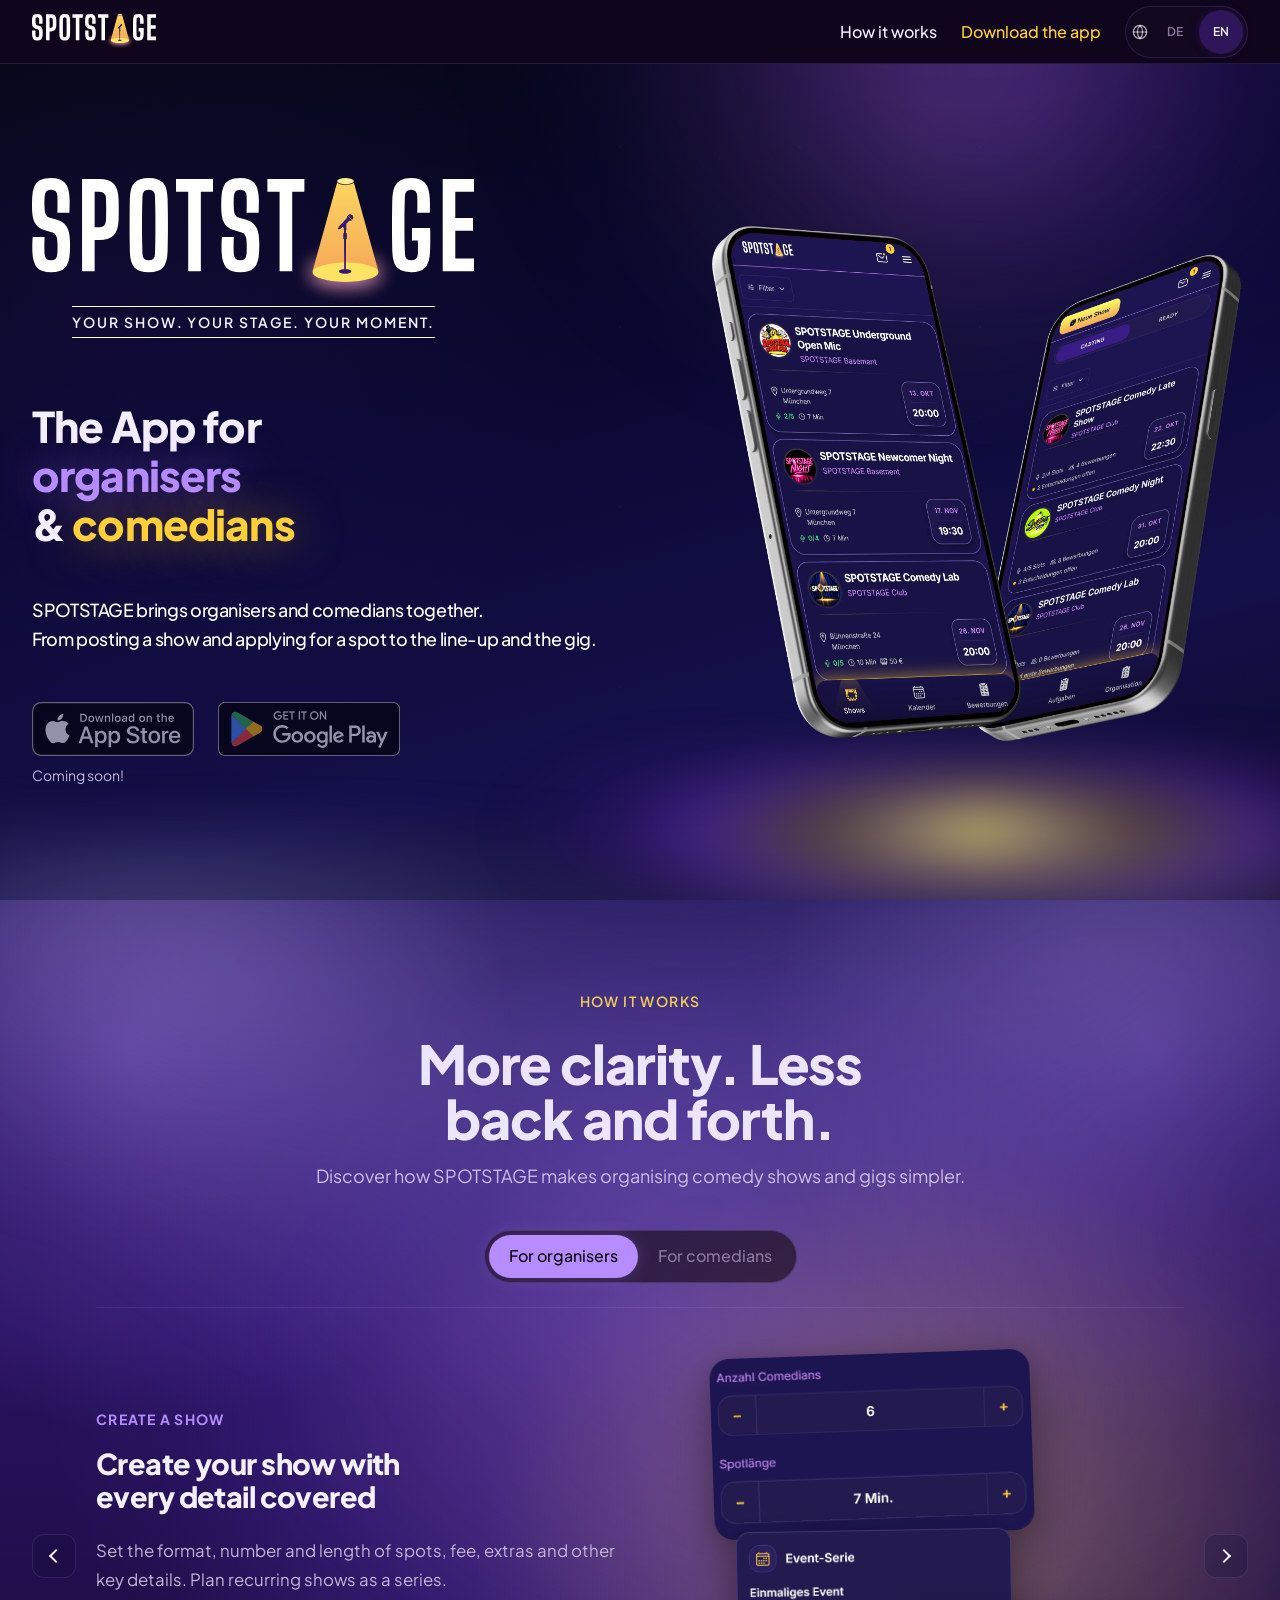
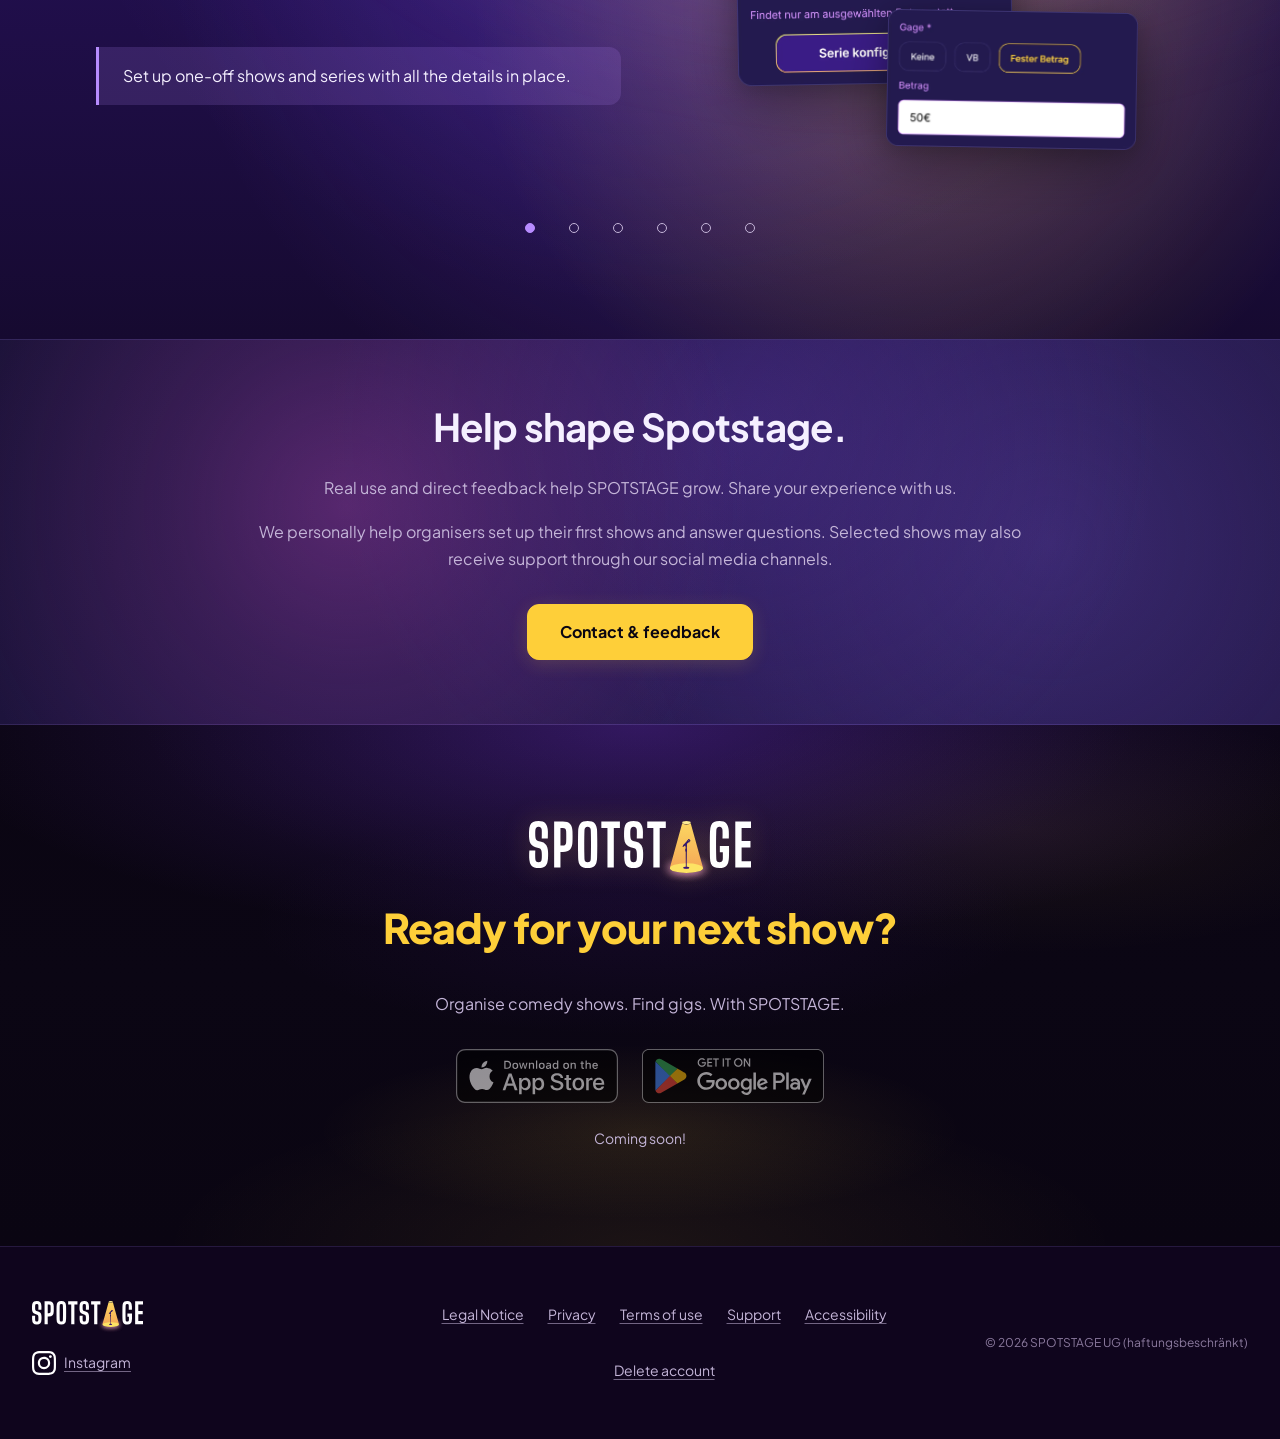
<file: index.html>
<!DOCTYPE html>
<html lang="de">
<head>
  <meta charset="UTF-8">
  <meta name="viewport" content="width=device-width, initial-scale=1.0">
  <link rel="icon" href="images/favicon/favicon.ico" sizes="48x48">
  <link rel="icon" href="images/favicon/favicon.svg" type="image/svg+xml">
  <link rel="icon" href="images/favicon/favicon-96x96.png" type="image/png" sizes="96x96">
  <link rel="apple-touch-icon" href="images/favicon/apple-touch-icon.png">
  <link rel="manifest" href="images/favicon/site.webmanifest">
  <meta name="theme-color" content="#0d0719">
  <meta name="description" content="SPOTSTAGE – die App für Veranstalter und Comedians. Comedy-Shows veröffentlichen, Bewerbungen verwalten und Auftritte im Blick behalten." data-i18n-attr="meta.description:content">
  <title data-i18n="meta.title">SPOTSTAGE – Comedy-Shows organisieren. Auftritte finden.</title>
  <link rel="canonical" href="https://spotstage.app/">
  <meta property="og:type" content="website">
  <meta property="og:url" content="https://spotstage.app/">
  <meta property="og:title" data-i18n-attr="meta.title:content" content="SPOTSTAGE – Comedy-Shows organisieren. Auftritte finden.">
  <meta property="og:description" data-i18n-attr="meta.description:content" content="SPOTSTAGE – die App für Veranstalter und Comedians. Comedy-Shows veröffentlichen, Bewerbungen verwalten und Auftritte im Blick behalten.">
  <script type="application/ld+json">
    {
      "@context": "https://schema.org",
      "@type": "Organization",
      "name": "SPOTSTAGE",
      "url": "https://spotstage.app/",
      "logo": "https://spotstage.app/images/logo/spotstage_logo.svg"
    }
  </script>
  <link rel="stylesheet" href="css/styles.css">
</head>
<body class="homepage-launch">

  <a href="#main-content" class="skip-link" data-i18n="a11y.skipToMain">Zum Hauptinhalt springen</a>

  <!-- Header -->
  <header class="site-header" id="site-header">
    <div class="container site-header__inner">
      <a href="/" class="site-header__logo" data-i18n-attr="logo.ariaHome:aria-label">
        <img src="images/logo/spotstage_logo.svg" alt="" width="180" height="52">
        <span class="sr-only">SPOTSTAGE</span>
      </a>

      <div class="site-header__actions">
        <nav class="site-nav" id="site-nav" aria-label="Hauptnavigation" data-i18n-attr="nav.ariaLabel:aria-label">
          <div class="site-nav__panel mobile-nav__inner">
            <div class="mobile-nav__primary">
              <ul class="site-nav__list site-nav__links mobile-nav__links">
                <li><a href="#how-it-works" class="site-nav__link" data-i18n="nav.howItWorks">So funktioniert's</a></li>
              </ul>
              <div class="mobile-nav__cta-divider" role="presentation"></div>
              <ul class="site-nav__list mobile-nav__cta">
                <li><a href="#download" class="site-nav__link site-nav__link--cta" data-i18n="nav.download">App herunterladen</a></li>
              </ul>
            </div>
            <div class="mobile-nav__footer">
              <p class="mobile-nav__claim" data-i18n="footer.claim">Deine Show. Deine Bühne. Dein Moment.</p>
              <nav class="mobile-nav__utility" aria-label="Rechtliches und Kontakt" data-i18n-attr="footer.navAria:aria-label">
                <ul class="mobile-nav__legal-links">
                  <li><a href="impressum.html" class="mobile-nav__legal-link" data-i18n="footer.legalNotice">Impressum</a></li>
                  <li><a href="datenschutz.html" class="mobile-nav__legal-link" data-i18n="footer.privacy">Datenschutz</a></li>
                  <li><a href="nutzungsbedingungen.html" class="mobile-nav__legal-link" data-i18n="footer.terms">Nutzungsbedingungen</a></li>
                  <li><a href="support.html" class="mobile-nav__legal-link" data-i18n="footer.support">Support</a></li>
                  <li><a href="barrierefreiheit.html" class="mobile-nav__legal-link" data-i18n="footer.accessibility">Barrierefreiheit</a></li>
                  <li><a href="account-loeschen.html" class="mobile-nav__legal-link" data-i18n="footer.accountDeletion">Account löschen</a></li>
                </ul>
              </nav>
            </div>
          </div>
        </nav>

        <div class="lang-switch" role="group" data-i18n-attr="lang.switchAria:aria-label">
          <span class="lang-switch__icon" aria-hidden="true">
            <svg xmlns="http://www.w3.org/2000/svg" width="16" height="16" viewBox="0 0 24 24" fill="none" stroke="currentColor" stroke-width="1.75" stroke-linecap="round" stroke-linejoin="round" focusable="false">
              <circle cx="12" cy="12" r="10"/>
              <path d="M2 12h20"/>
              <path d="M12 2a15.3 15.3 0 0 1 4 10 15.3 15.3 0 0 1-4 10 15.3 15.3 0 0 1-4-10 15.3 15.3 0 0 1 4-10z"/>
            </svg>
          </span>
          <button type="button" class="lang-switch__btn is-active" data-locale="de" aria-pressed="true" data-i18n-attr="lang.activeDe:aria-label">DE</button>
          <button type="button" class="lang-switch__btn" data-locale="en" aria-pressed="false" data-i18n-attr="lang.labelEn:aria-label">EN</button>
        </div>

        <button
          class="nav-toggle"
          id="nav-toggle"
          type="button"
          aria-expanded="false"
          aria-controls="site-nav"
          aria-label="Menü öffnen"
          data-i18n-attr="nav.open:aria-label"
        >
          <span class="nav-toggle__bar" aria-hidden="true"></span>
          <span class="nav-toggle__bar" aria-hidden="true"></span>
          <span class="nav-toggle__bar" aria-hidden="true"></span>
        </button>
      </div>
    </div>
  </header>

  <main id="main-content">

    <!-- Hero -->
    <section class="hero-section" id="hero" aria-labelledby="hero-heading">
      <div class="container hero-section__container">
        <div class="hero-section__content">
          <div class="hero-section__grid">

          <div class="hero-section__copy">
            <div class="hero-section__logo">
              <img src="images/logo/spotstage_logo.svg" alt="" width="260" height="75" aria-hidden="true">
              <p class="hero-section__slogan" data-i18n="hero.slogan">Deine Show. Deine Bühne. Dein Moment.</p>
            </div>

            <h1 class="hero-section__headline" id="hero-heading" data-i18n-html="hero.headline">Die App für<br><span class="hero-section__accent hero-section__accent--purple">Veranstalter</span><br>& <span class="hero-section__accent hero-section__accent--gold">Comedians</span></h1>

            <p class="hero-section__subheadline" data-i18n-html="hero.subheadline">SPOTSTAGE bringt Veranstalter und Comedians zusammen.<br>Von der Show-Ausschreibung und Bewerbung bis zum Line-up und Auftritt.</p>
          <div class="store-links store-links--hero">
            <a class="store-link" data-store="apple" role="link" aria-disabled="true" tabindex="-1" aria-describedby="hero-store-status" data-store-description="hero-store-status" aria-label="Apple App Store – Link zum App-Launch verfügbar">
              <img src="images/badges/Download_on_the_App_Store_Badge_DE_RGB_blk_092917.svg" alt="Laden im App Store" width="162" height="54">
            </a>
            <a class="store-link" data-store="google" role="link" aria-disabled="true" tabindex="-1" aria-describedby="hero-store-status" data-store-description="hero-store-status" aria-label="Google Play – Link zum App-Launch verfügbar">
              <img src="images/badges/GetItOnGooglePlay_Badge_Web_color_German.svg" alt="Jetzt bei Google Play" width="182" height="54">
            </a>
          </div>
            <p class="store-status" id="hero-store-status" data-store-status data-i18n="hero.availability">Demnächst verfügbar!</p>
          </div>

          <div class="hero-section__phones">
            <div class="hero-section__spotlight" aria-hidden="true">
              <div class="hero-section__spotlight-layer hero-section__spotlight-layer--gold"></div>
              <div class="hero-section__spotlight-layer hero-section__spotlight-layer--purple"></div>
              <div class="hero-section__spotlight-layer hero-section__spotlight-layer--stage"></div>
            </div>
            <figure class="hero-section__phone hero-section__phone--artist">
              <div class="hero-section__phone-frame">
                <img
                  src="images/placeholders/phoneLeft.webp"
                  data-i18n-attr="hero.phoneArtistAlt:alt"
                  alt="Illustratives SPOTSTAGE-Mockup für Comedians"
                  class="hero-section__phone-screen"
                  width="560"
                  height="1120"
                  loading="eager"
                >
              </div>
              <figcaption class="hero-section__phone-label sr-only" data-i18n="hero.phoneArtistCaption">Für Comedians</figcaption>
            </figure>

            <figure class="hero-section__phone hero-section__phone--organizer">
              <div class="hero-section__phone-frame">
                <img
                  src="images/placeholders/phoneRight.webp"
                  data-i18n-attr="hero.phoneOrganizerAlt:alt"
                  alt="Illustratives SPOTSTAGE-Mockup für Veranstalter"
                  class="hero-section__phone-screen"
                  width="560"
                  height="1120"
                  loading="eager"
                >
              </div>
              <figcaption class="hero-section__phone-label sr-only" data-i18n="hero.phoneOrganizerCaption">Für Veranstalter</figcaption>
            </figure>
          </div>

        </div>
        </div>
      </div>
      <a href="#how-it-works" class="hero-section__scroll-hint" data-i18n-attr="hero.scrollHint:aria-label">
        <span class="hero-section__scroll-mouse" aria-hidden="true">
          <span class="hero-section__scroll-wheel"></span>
        </span>
        <span class="hero-section__scroll-chevrons" aria-hidden="true">
          <span class="hero-section__scroll-chevron"></span>
          <span class="hero-section__scroll-chevron"></span>
        </span>
      </a>
    </section>

    <!-- Product features -->
    <section class="section section--features" id="how-it-works" aria-labelledby="how-it-works-heading">
      <div class="container container--wide">
        <header class="howto__header">
          <p class="howto__eyebrow" data-i18n="howItWorks.eyebrow">So funktioniert's</p>
          <h2 class="howto__title" id="how-it-works-heading" data-i18n="howItWorks.title">Mehr Überblick. Weniger Hin und Her.</h2>
          <p class="howto__subtitle" data-i18n="howItWorks.subtitle">Entdecke, wie SPOTSTAGE deine Arbeit rund um Comedy-Shows vereinfacht.</p>
        </header>
        <div class="howto__switch" role="group" data-i18n-attr="howItWorks.switchAria:aria-label">
          <button type="button" class="howto__switch-btn is-active" data-audience="organizer" aria-pressed="true" aria-controls="feature-list" data-i18n="howItWorks.switchOrganizers">Für Veranstalter</button>
          <button type="button" class="howto__switch-btn" data-audience="artist" aria-pressed="false" aria-controls="feature-list" data-i18n="howItWorks.switchArtists">Für Comedians</button>
        </div>
        <p class="sr-only" id="feature-status" role="status" aria-live="polite" aria-atomic="true"></p>
        <div class="feature-carousel" id="feature-carousel" role="region" aria-label="Produktfunktionen" aria-roledescription="Karussell" data-i18n-attr="howItWorks.carouselLabel:aria-label">
        <div class="product-features" id="feature-list" data-audience="organizer">
          <article class="product-feature" data-feature="organizer-create" aria-labelledby="organizer-create-heading">
            <div class="product-feature__copy">
              <p class="product-feature__label">Show erstellen</p>
              <h3 id="organizer-create-heading">Erstelle deine Show mit allen Details</h3>
              <div class="product-feature__details"><p class="product-feature__description">Lege Format, Spotanzahl und -länge, Gage, Extras und weitere Rahmenbedingungen fest. Wiederkehrende Shows planst du direkt als Serie.</p>
              <p class="product-feature__benefit">Einzelshows und Serien schnell mit allen Rahmenbedingungen anlegen.</p></div>
            </div>
            <figure class="product-feature__visual"><div class="feature-composition"><img class="feature-composition__layer" src="images/screenshots/Organizer/slide01/spots.webp" width="1134" height="643" alt="Show-Konfiguration mit Spots, Spotlänge, Event-Serie und Gage" style="--x:8%;--y:5%;--size:64%;--rotation:-2deg;--z:1;--delay:0ms;--duration:900ms;--enter-x:-20px"><img class="feature-composition__layer" src="images/screenshots/Organizer/slide01/serie.webp" width="1083" height="606" alt="" style="--x:13%;--y:44%;--size:55%;--rotation:-1deg;--z:2;--delay:400ms;--duration:900ms;--enter-x:-20px"><img class="feature-composition__layer" src="images/screenshots/Organizer/slide01/gage.webp" width="1083" height="594" alt="" style="--x:43%;--y:62%;--size:50%;--rotation:1deg;--z:3;--delay:800ms;--duration:900ms;--enter-x:-20px"></div></figure>
          </article>
        </div>
          <div class="feature-carousel__controls" id="feature-controls" hidden>
            <button class="feature-carousel__arrow" id="feature-prev" type="button" aria-controls="feature-list" data-i18n-attr="howItWorks.previousFeature:aria-label" aria-label="Vorheriges Feature"><span class="feature-chevron feature-chevron--previous" aria-hidden="true"></span></button>
            <div class="feature-carousel__dots" id="feature-dots" role="group" aria-label="Feature auswählen" data-i18n-attr="howItWorks.chooseFeature:aria-label"></div>
            <button class="feature-carousel__arrow" id="feature-next" type="button" aria-controls="feature-list" data-i18n-attr="howItWorks.nextFeature:aria-label" aria-label="Nächstes Feature"><span class="feature-chevron" aria-hidden="true"></span></button>
          </div>
        </div>
      </div>
    </section>

    <!-- Direct feedback -->
    <section class="section early-feedback" id="early-adopters" aria-labelledby="early-adopters-heading">
      <div class="container early-feedback__inner">
        <h2 id="early-adopters-heading" data-i18n="earlyAdopters.title">Gestalte Spotstage mit.</h2>
        <p data-i18n="earlyAdopters.intro">SPOTSTAGE entwickelt sich mit echter Nutzung und direktem Feedback weiter. Teile deine Erfahrungen mit uns.</p>
        <p data-i18n="earlyAdopters.support">Veranstalter unterstützen wir persönlich beim Einrichten erster Shows und bei Fragen. Ausgewählte Shows können wir zusätzlich über unsere Social-Media-Kanäle begleiten.</p>
        <a class="launch-button launch-button--secondary" href="mailto:hello@spotstage.app" data-i18n="earlyAdopters.cta">Kontakt & Feedback</a>
      </div>
    </section>

    <!-- App download -->
    <section class="section section--download spotlight-bg" id="download" aria-labelledby="download-heading">
      <div class="download-cta__atmosphere" aria-hidden="true"></div>
      <div class="container container--wide">
        <div class="download-cta">
          <img src="images/logo/spotstage_logo.svg" alt="" class="download-cta__logo" width="200" height="58" aria-hidden="true">
          <h2 class="download-cta__heading" id="download-heading" data-i18n="launchCta.title">Bereit für deine nächste Show?</h2>
          <p class="download-cta__description" data-i18n="launchCta.text">Comedy-Shows organisieren. Auftritte finden. Mit SPOTSTAGE.</p>
          <div class="store-links">
            <a class="store-link" data-store="apple" role="link" aria-disabled="true" tabindex="-1" aria-describedby="store-status" data-store-description="store-status" aria-label="Apple App Store – Link zum App-Launch verfügbar">
              <img src="images/badges/Download_on_the_App_Store_Badge_DE_RGB_blk_092917.svg" alt="Laden im App Store" width="162" height="54">
            </a>
            <a class="store-link" data-store="google" role="link" aria-disabled="true" tabindex="-1" aria-describedby="store-status" data-store-description="store-status" aria-label="Google Play – Link zum App-Launch verfügbar">
              <img src="images/badges/GetItOnGooglePlay_Badge_Web_color_German.svg" alt="Jetzt bei Google Play" width="182" height="54">
            </a>
          </div>
          <p class="store-status" id="store-status" data-store-status data-i18n="launchCta.availability">Demnächst verfügbar!</p>
        </div>
      </div>
    </section>

  </main>

  <!-- Footer -->
  <footer class="site-footer">
    <div class="container site-footer__inner">
      <div class="site-footer__brand">
        <a href="/" class="site-footer__logo" data-i18n-attr="logo.ariaHome:aria-label">
          <img src="images/logo/spotstage_logo.svg" alt="" width="160" height="46">
          <span class="sr-only">SPOTSTAGE</span>
        </a>
        <a class="site-footer__link site-footer__social" href="https://www.instagram.com/spotstage.app/" aria-label="SPOTSTAGE Instagram">
          <img src="images/social/instagram-white.svg" alt="" width="24" height="24">
          <span>Instagram</span>
        </a>
      </div>
      <nav class="site-footer__nav" aria-label="Footer-Navigation" data-i18n-attr="footer.navAria:aria-label">
        <ul class="site-footer__list">
          <li><a href="impressum.html" class="site-footer__link" data-i18n="footer.legalNotice">Impressum</a></li>
          <li><a href="datenschutz.html" class="site-footer__link" data-i18n="footer.privacy">Datenschutz</a></li>
          <li><a href="nutzungsbedingungen.html" class="site-footer__link" data-i18n="footer.terms">Nutzungsbedingungen</a></li>
          <li><a href="support.html" class="site-footer__link" data-i18n="footer.support">Support</a></li>
          <li><a href="barrierefreiheit.html" class="site-footer__link" data-i18n="footer.accessibility">Barrierefreiheit</a></li>
          <li><a href="account-loeschen.html" class="site-footer__link" data-i18n="footer.accountDeletion">Account löschen</a></li>
        </ul>
      </nav>
      <p class="site-footer__copy" data-i18n="footer.copyright">© 2026 SPOTSTAGE UG (haftungsbeschränkt)</p>
    </div>
  </footer>

  <script src="js/translations.js"></script>
  <script src="js/i18n.js" defer></script>
  <script src="js/how-it-works.js" defer></script>
  <script src="js/app.js" defer></script>
</body>
</html>
</file>
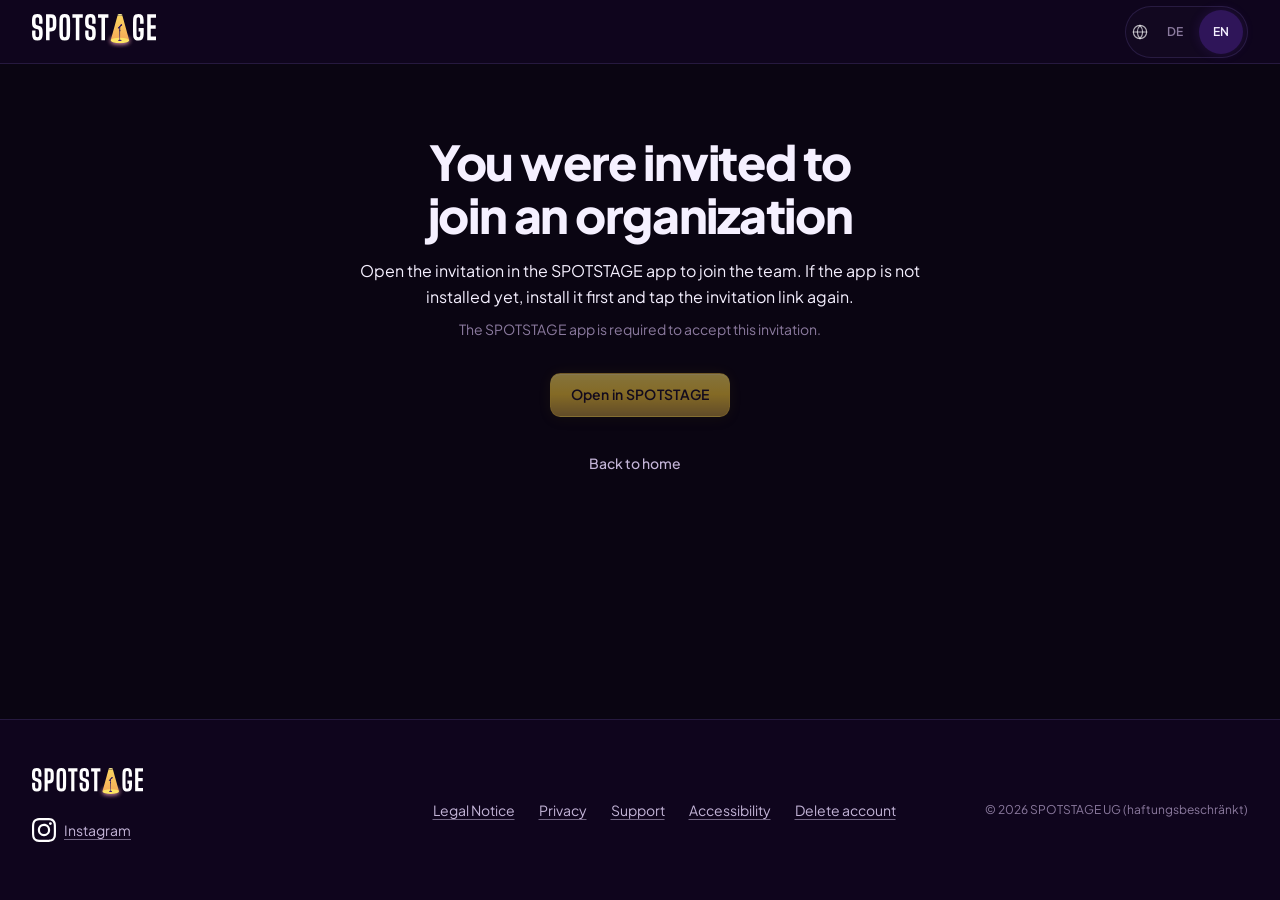
<file: org/invite/index.html>
<!DOCTYPE html>
<html lang="de">
<head>
  <meta charset="UTF-8">
  <meta name="viewport" content="width=device-width, initial-scale=1.0">
  <link rel="icon" href="/images/favicon/favicon.ico" sizes="48x48">
  <link rel="icon" href="/images/favicon/favicon.svg" type="image/svg+xml">
  <link rel="icon" href="/images/favicon/favicon-96x96.png" type="image/png" sizes="96x96">
  <link rel="apple-touch-icon" href="/images/favicon/apple-touch-icon.png">
  <link rel="manifest" href="/images/favicon/site.webmanifest">
  <meta name="theme-color" content="#0d0719">
  <meta name="description" content="Organisationseinladung | SPOTSTAGE" data-i18n-attr="invite.metaDescription:content">
  <title data-i18n="invite.metaTitle">Organisationseinladung | SPOTSTAGE</title>
  <meta name="robots" content="noindex, nofollow">
  <link rel="canonical" href="https://spotstage.app/org/invite">
  <link rel="stylesheet" href="/css/styles.css">
</head>
<body class="invite-page">

  <a href="#main-content" class="skip-link" data-i18n="a11y.skipToMain">Zum Hauptinhalt springen</a>

  <header class="site-header" id="site-header">
    <div class="container site-header__inner">
      <a href="/" class="site-header__logo" data-i18n-attr="logo.ariaHome:aria-label">
        <img src="/images/logo/spotstage_logo.svg" alt="" width="160" height="46">
        <span class="sr-only">SPOTSTAGE</span>
      </a>

      <div class="site-header__actions">
        <div class="lang-switch" role="group" data-i18n-attr="lang.switchAria:aria-label">
          <span class="lang-switch__icon" aria-hidden="true">
            <svg xmlns="http://www.w3.org/2000/svg" width="16" height="16" viewBox="0 0 24 24" fill="none" stroke="currentColor" stroke-width="1.75" stroke-linecap="round" stroke-linejoin="round" focusable="false">
              <circle cx="12" cy="12" r="10"/>
              <path d="M2 12h20"/>
              <path d="M12 2a15.3 15.3 0 0 1 4 10 15.3 15.3 0 0 1-4 10 15.3 15.3 0 0 1-4-10 15.3 15.3 0 0 1 4-10z"/>
            </svg>
          </span>
          <button type="button" class="lang-switch__btn is-active" data-locale="de" aria-pressed="true" data-i18n-attr="lang.activeDe:aria-label">DE</button>
          <button type="button" class="lang-switch__btn" data-locale="en" aria-pressed="false" data-i18n-attr="lang.labelEn:aria-label">EN</button>
        </div>
      </div>
    </div>
  </header>

  <main id="main-content">
    <section class="section section--invite" aria-labelledby="invite-heading">
      <div class="container container--narrow invite-page__content">
        <h1 id="invite-heading" data-i18n="invite.headline">Du wurdest zu einer Organisation eingeladen</h1>
        <p class="invite-page__lead" data-i18n="invite.lead">
          Öffne die Einladung in der SPOTSTAGE-App, um dem Team beizutreten. Falls die App noch nicht installiert ist, installiere sie zuerst und tippe danach erneut auf den Einladungslink.
        </p>
        <p class="invite-page__hint" data-i18n="invite.hint">
          Die SPOTSTAGE-App wird benötigt, um die Einladung anzunehmen.
        </p>
        <div class="invite-page__actions">
          <a href="#" id="invite-open-app" class="vision__cta-btn invite-page__cta" data-i18n="invite.openInApp">
            In SPOTSTAGE öffnen
          </a>
        </div>
        <p class="invite-page__fallback">
          <a href="/" class="legal-page__back-link" data-i18n="invite.backToHome">Zur Startseite</a>
        </p>
      </div>
    </section>
  </main>

  <footer class="site-footer">
    <div class="container site-footer__inner">
      <div class="site-footer__brand">
        <a href="/" class="site-footer__logo" data-i18n-attr="logo.ariaHome:aria-label">
          <img src="/images/logo/spotstage_logo.svg" alt="" width="160" height="46">
          <span class="sr-only">SPOTSTAGE</span>
        </a>
        <a class="site-footer__link site-footer__social" href="https://www.instagram.com/spotstage.app/" aria-label="SPOTSTAGE Instagram">
          <img src="/images/social/instagram-white.svg" alt="" width="24" height="24">
          <span>Instagram</span>
        </a>
      </div>
      <nav class="site-footer__nav" aria-label="Footer-Navigation" data-i18n-attr="footer.navAria:aria-label">
        <ul class="site-footer__list">
          <li><a href="/impressum.html" class="site-footer__link" data-i18n="footer.legalNotice">Impressum</a></li>
          <li><a href="/datenschutz.html" class="site-footer__link" data-i18n="footer.privacy">Datenschutz</a></li>
          <li><a href="/support.html" class="site-footer__link" data-i18n="footer.support">Support</a></li>
          <li><a href="/barrierefreiheit.html" class="site-footer__link" data-i18n="footer.accessibility">Barrierefreiheit</a></li>
          <li><a href="/account-loeschen.html" class="site-footer__link" data-i18n="footer.accountDeletion">Account löschen</a></li>
        </ul>
      </nav>
      <p class="site-footer__copy" data-i18n="footer.copyright">© 2026 SPOTSTAGE UG (haftungsbeschränkt)</p>
    </div>
  </footer>

  <script src="/js/translations.js"></script>
  <script src="/js/i18n.js" defer></script>
  <script src="/js/app.js" defer></script>
  <script src="/js/org-invite.js" defer></script>
</body>
</html>
</file>
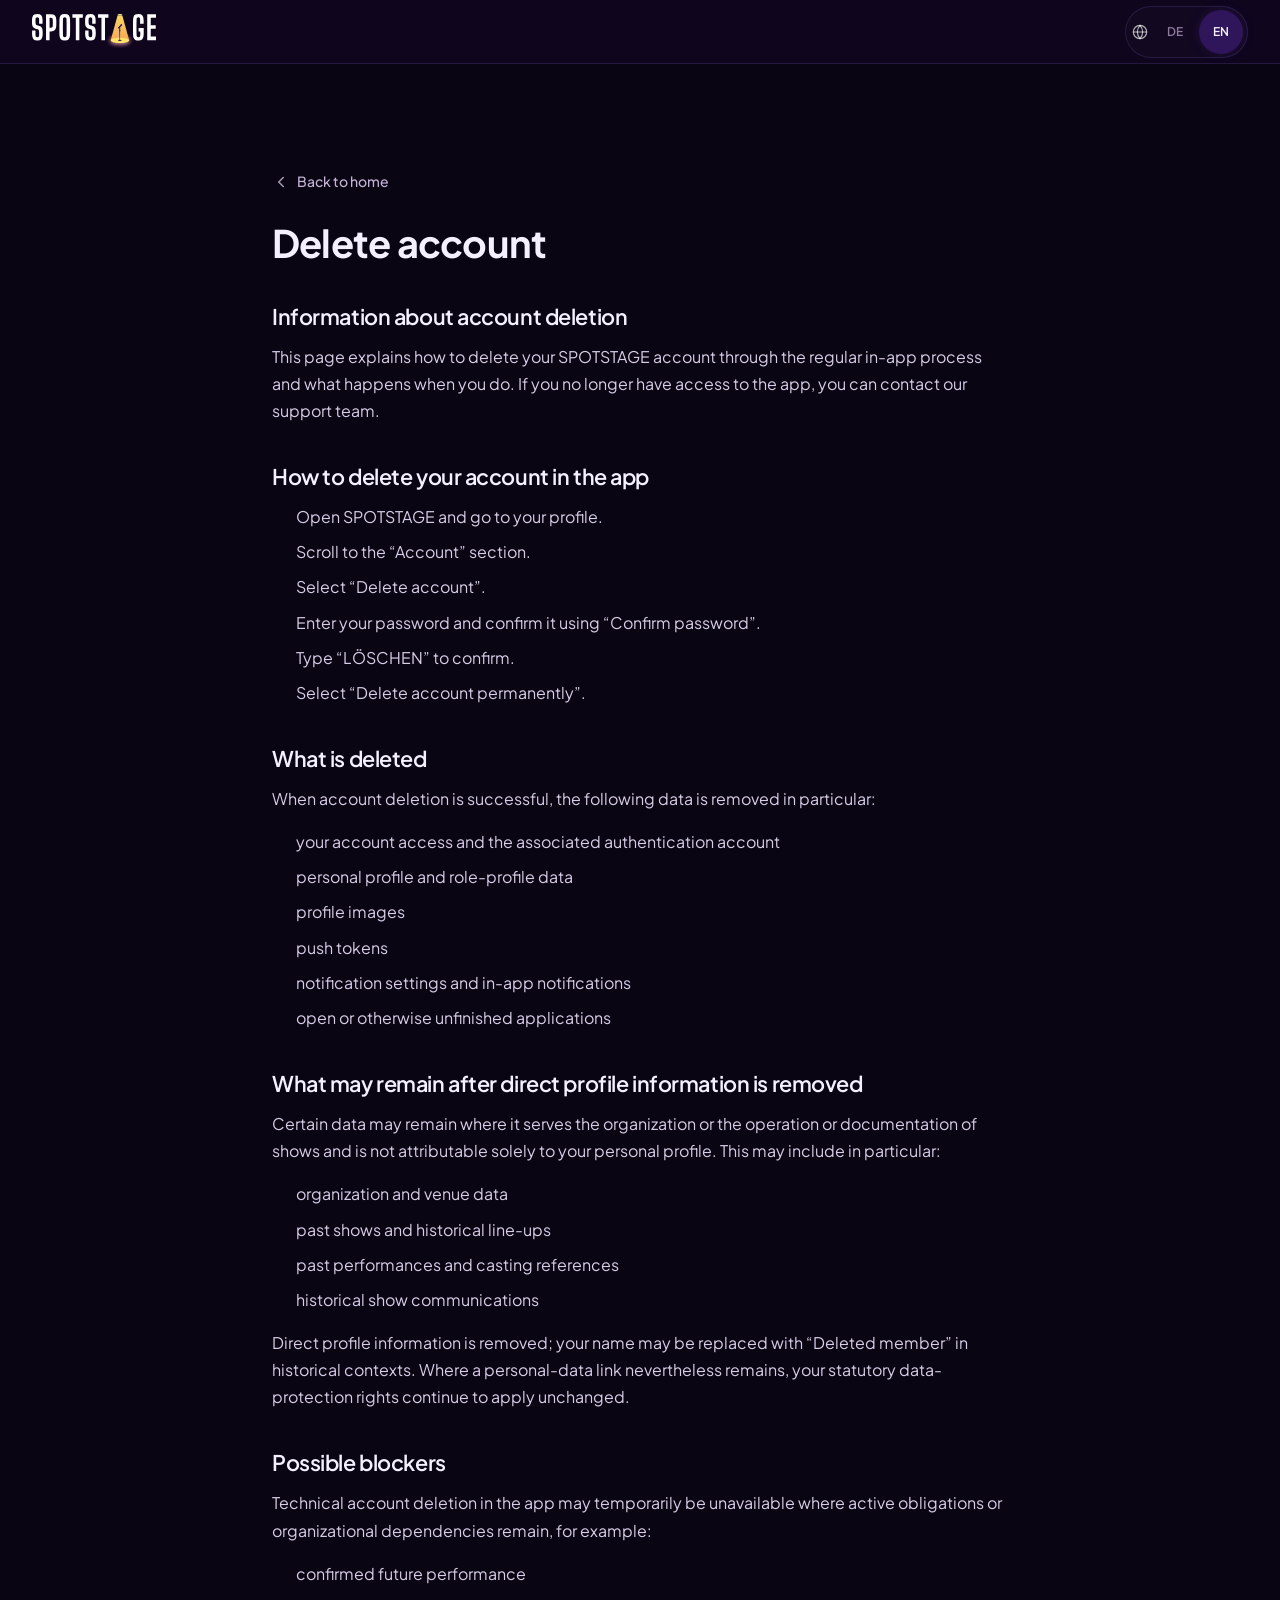
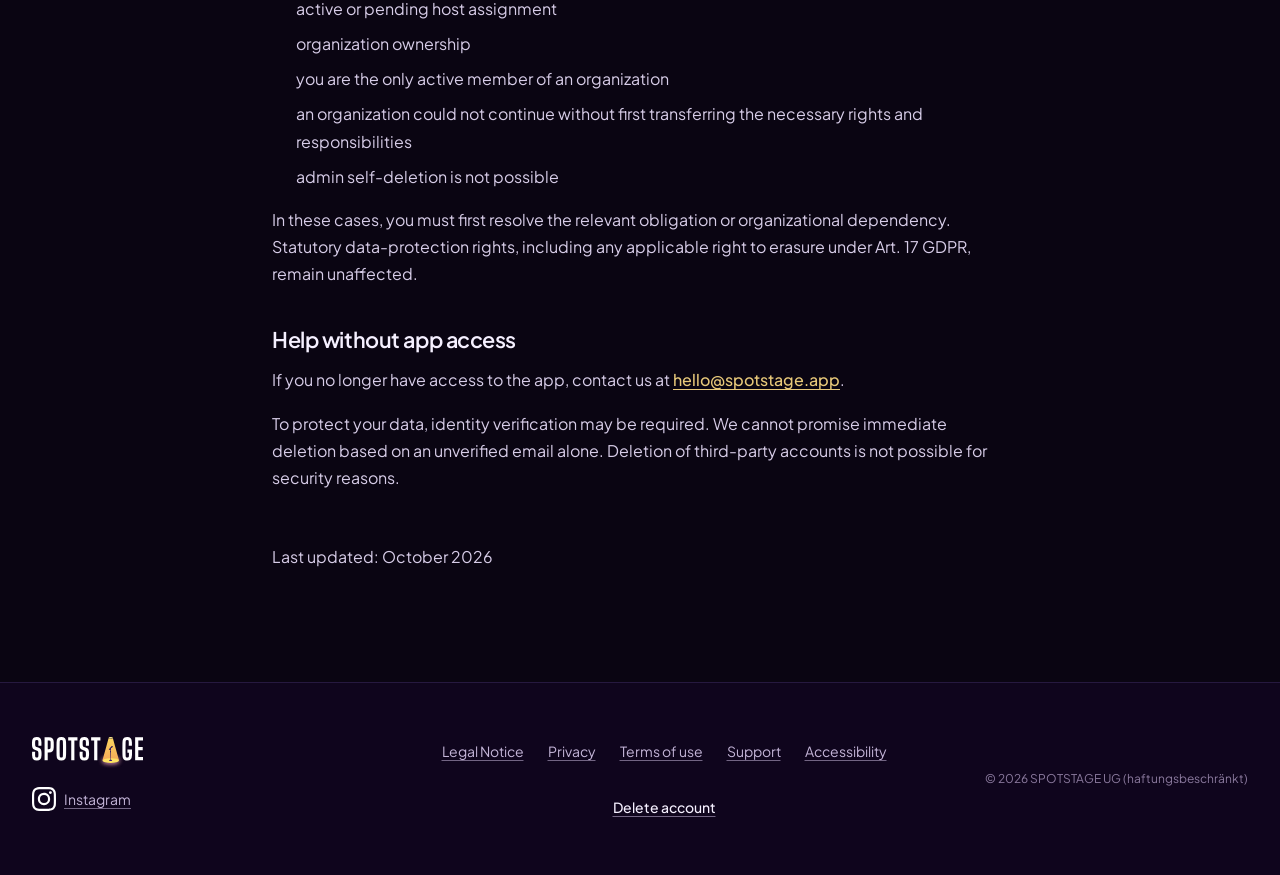
<file: account-loeschen.html>
<!DOCTYPE html>
<html lang="de">
<head>
  <meta charset="UTF-8">
  <meta name="viewport" content="width=device-width, initial-scale=1.0">
  <link rel="icon" href="images/favicon/favicon.ico" sizes="48x48">
  <link rel="icon" href="images/favicon/favicon.svg" type="image/svg+xml">
  <link rel="icon" href="images/favicon/favicon-96x96.png" type="image/png" sizes="96x96">
  <link rel="apple-touch-icon" href="images/favicon/apple-touch-icon.png">
  <link rel="manifest" href="images/favicon/site.webmanifest">
  <meta name="theme-color" content="#0d0719">
  <meta name="description" content="Account löschen | SPOTSTAGE" data-i18n-attr="legal.accountDeletionMeta:content">
  <title data-i18n="legal.accountDeletionMeta">Account löschen | SPOTSTAGE</title>
  <link rel="canonical" href="https://spotstage.app/account-loeschen.html">
  <link rel="stylesheet" href="css/styles.css">
</head>
<body>

  <a href="#main-content" class="skip-link" data-i18n="a11y.skipToMain">Zum Hauptinhalt springen</a>

  <header class="site-header" id="site-header">
    <div class="container site-header__inner">
      <a href="index.html" class="site-header__logo" data-i18n-attr="logo.ariaHome:aria-label">
        <img src="images/logo/spotstage_logo.svg" alt="" width="160" height="46">
        <span class="sr-only">SPOTSTAGE</span>
      </a>

      <div class="site-header__actions">
        <div class="lang-switch" role="group" data-i18n-attr="lang.switchAria:aria-label">
          <span class="lang-switch__icon" aria-hidden="true">
            <svg xmlns="http://www.w3.org/2000/svg" width="16" height="16" viewBox="0 0 24 24" fill="none" stroke="currentColor" stroke-width="1.75" stroke-linecap="round" stroke-linejoin="round" focusable="false">
              <circle cx="12" cy="12" r="10"/>
              <path d="M2 12h20"/>
              <path d="M12 2a15.3 15.3 0 0 1 4 10 15.3 15.3 0 0 1-4 10 15.3 15.3 0 0 1-4-10 15.3 15.3 0 0 1 4-10z"/>
            </svg>
          </span>
          <button type="button" class="lang-switch__btn is-active" data-locale="de" aria-pressed="true" data-i18n-attr="lang.activeDe:aria-label">DE</button>
          <button type="button" class="lang-switch__btn" data-locale="en" aria-pressed="false" data-i18n-attr="lang.labelEn:aria-label">EN</button>
        </div>
      </div>
    </div>
  </header>

  <main id="main-content">
    <section class="section section--legal">
      <div class="container container--narrow legal-page__content">
        <p class="legal-page__back">
          <a href="index.html" class="legal-page__back-link">
            <svg xmlns="http://www.w3.org/2000/svg" width="18" height="18" viewBox="0 0 24 24" fill="none" stroke="currentColor" stroke-width="2" stroke-linecap="round" stroke-linejoin="round" aria-hidden="true" focusable="false">
              <path d="m15 18-6-6 6-6"/>
            </svg>
            <span data-i18n="legal.backToHome">Zurück zur Startseite</span>
          </a>
        </p>

        <h1 data-i18n="legal.accountDeletionTitle">Account löschen</h1>

        <section class="legal-page__section">
          <h2 class="section--legal__subheading" data-i18n="legal.accountDeletionIntroHeading">Informationen zur Account-Löschung</h2>
          <div data-i18n-html="legal.accountDeletionIntroBody"></div>
        </section>

        <section class="legal-page__section">
          <h2 class="section--legal__subheading" data-i18n="legal.accountDeletionStepsHeading">So löschst du deinen Account in der App</h2>
          <div data-i18n-html="legal.accountDeletionStepsBody"></div>
        </section>

        <section class="legal-page__section">
          <h2 class="section--legal__subheading" data-i18n="legal.accountDeletionDeletedHeading">Was gelöscht wird</h2>
          <div data-i18n-html="legal.accountDeletionDeletedBody"></div>
        </section>

        <section class="legal-page__section">
          <h2 class="section--legal__subheading" data-i18n="legal.accountDeletionRetainedHeading">Was nach Entfernung direkter Profilangaben erhalten bleiben kann</h2>
          <div data-i18n-html="legal.accountDeletionRetainedBody"></div>
        </section>

        <section class="legal-page__section">
          <h2 class="section--legal__subheading" data-i18n="legal.accountDeletionBlockersHeading">Mögliche Blocker</h2>
          <div data-i18n-html="legal.accountDeletionBlockersBody"></div>
        </section>

        <section class="legal-page__section">
          <h2 class="section--legal__subheading" data-i18n="legal.accountDeletionHelpHeading">Hilfe ohne App-Zugriff</h2>
          <div data-i18n-html="legal.accountDeletionHelpBody"></div>
        </section>

        <p class="section--legal__note" data-i18n="legal.accountDeletionUpdated">Stand: Oktober 2026</p>
      </div>
    </section>
  </main>

  <footer class="site-footer">
    <div class="container site-footer__inner">
      <div class="site-footer__brand">
        <a href="index.html" class="site-footer__logo" data-i18n-attr="logo.ariaHome:aria-label">
          <img src="images/logo/spotstage_logo.svg" alt="" width="160" height="46">
          <span class="sr-only">SPOTSTAGE</span>
        </a>
        <a class="site-footer__link site-footer__social" href="https://www.instagram.com/spotstage.app/" aria-label="SPOTSTAGE Instagram">
          <img src="images/social/instagram-white.svg" alt="" width="24" height="24">
          <span>Instagram</span>
        </a>
      </div>
      <nav class="site-footer__nav" data-i18n-attr="footer.navAria:aria-label">
        <ul class="site-footer__list">
          <li><a href="impressum.html" class="site-footer__link" data-i18n="footer.legalNotice">Impressum</a></li>
          <li><a href="datenschutz.html" class="site-footer__link" data-i18n="footer.privacy">Datenschutz</a></li>
          <li><a href="nutzungsbedingungen.html" class="site-footer__link" data-i18n="footer.terms">Nutzungsbedingungen</a></li>
          <li><a href="support.html" class="site-footer__link" data-i18n="footer.support">Support</a></li>
          <li><a href="barrierefreiheit.html" class="site-footer__link" data-i18n="footer.accessibility">Barrierefreiheit</a></li>
          <li><a href="account-loeschen.html" class="site-footer__link" aria-current="page" data-i18n="footer.accountDeletion">Account löschen</a></li>
        </ul>
      </nav>
      <p class="site-footer__copy" data-i18n="footer.copyright">© 2026 SPOTSTAGE UG (haftungsbeschränkt)</p>
    </div>
  </footer>

  <script src="js/translations.js"></script>
  <script src="js/i18n.js" defer></script>
  <script src="js/app.js" defer></script>
</body>
</html>
</file>
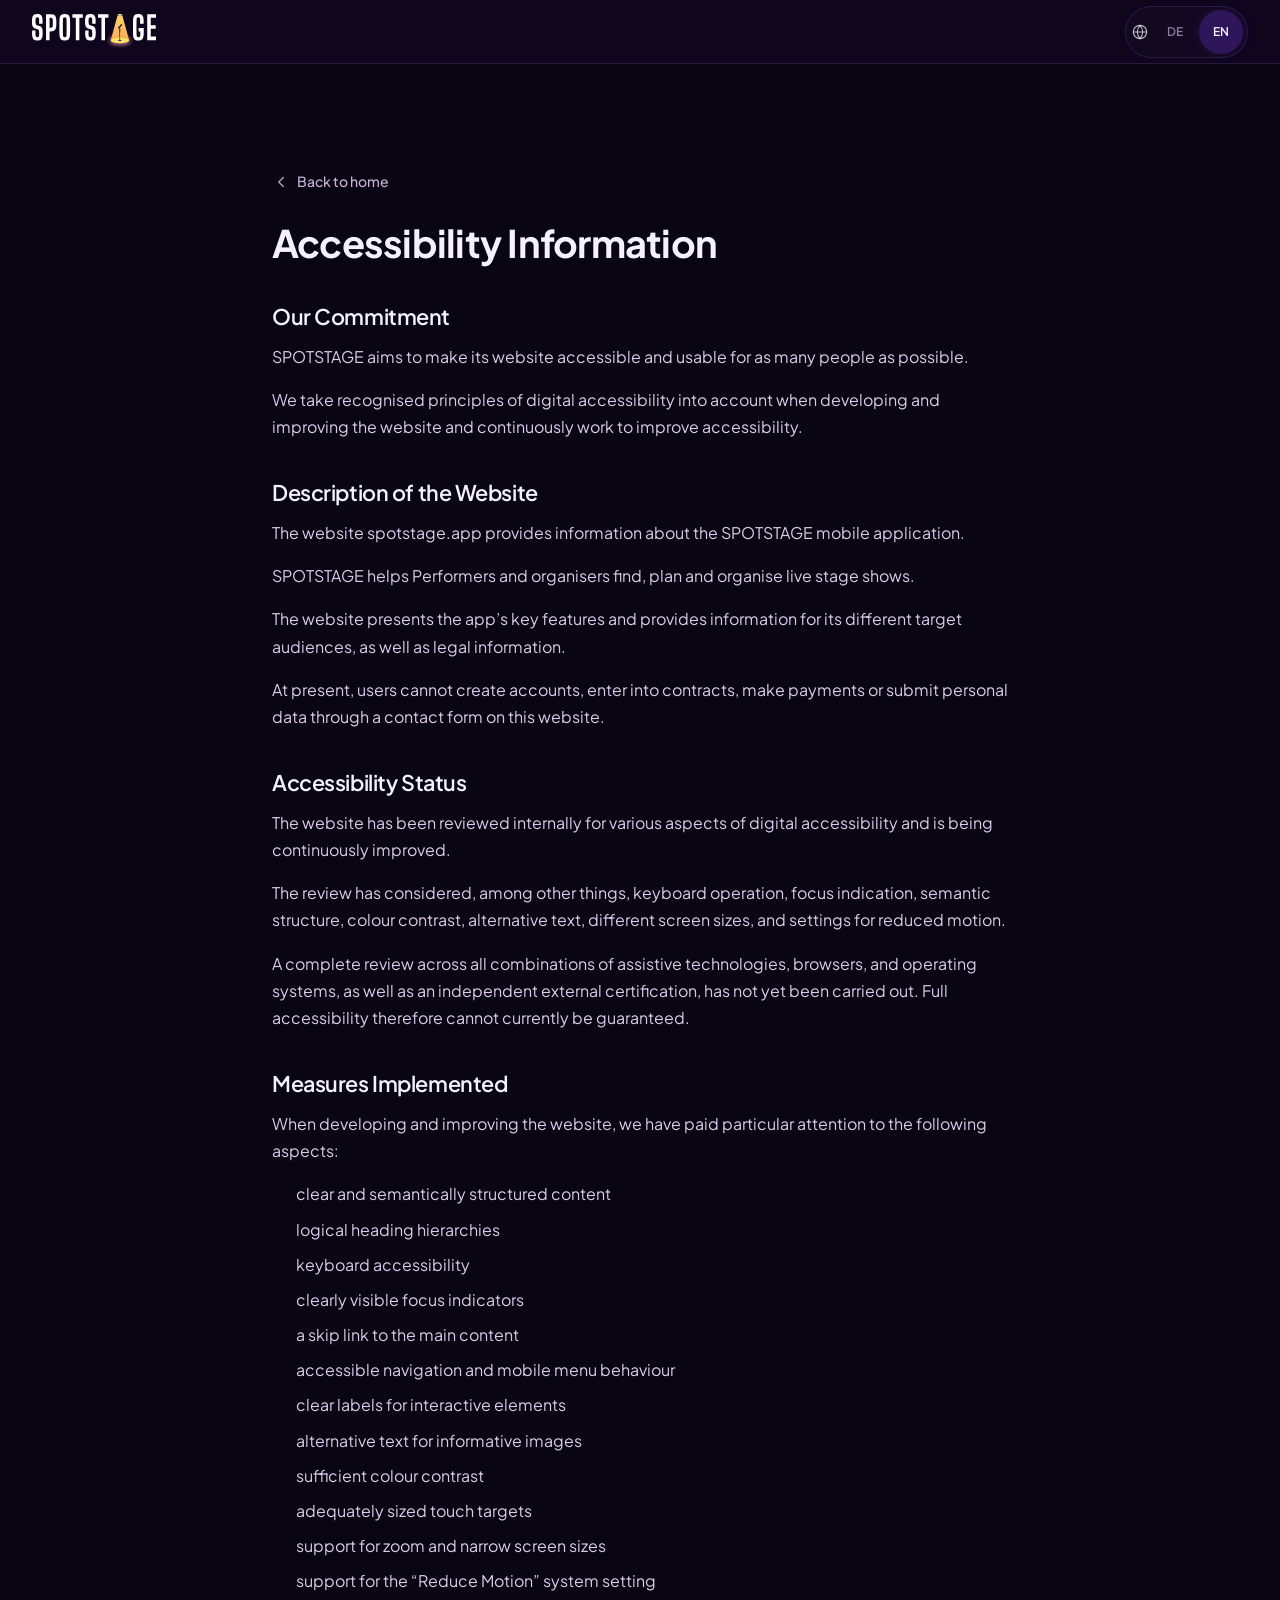
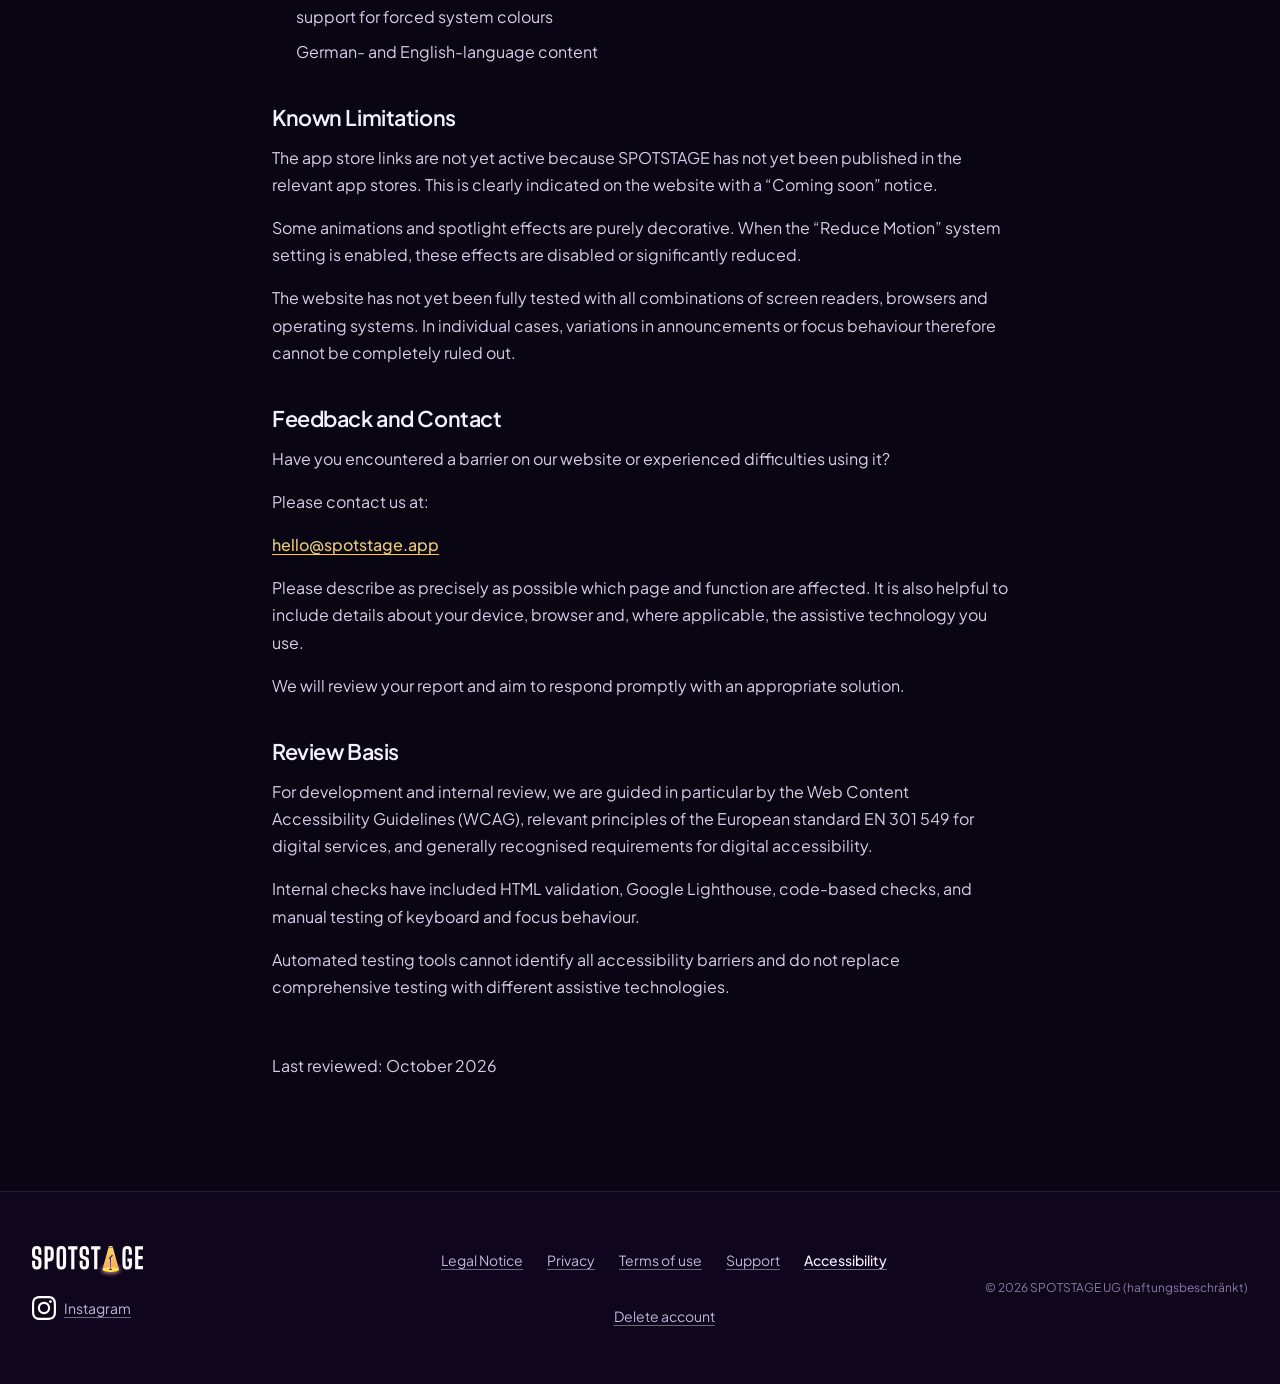
<file: barrierefreiheit.html>
<!DOCTYPE html>
<html lang="de">
<head>
  <meta charset="UTF-8">
  <meta name="viewport" content="width=device-width, initial-scale=1.0">
  <link rel="icon" href="images/favicon/favicon.ico" sizes="48x48">
  <link rel="icon" href="images/favicon/favicon.svg" type="image/svg+xml">
  <link rel="icon" href="images/favicon/favicon-96x96.png" type="image/png" sizes="96x96">
  <link rel="apple-touch-icon" href="images/favicon/apple-touch-icon.png">
  <link rel="manifest" href="images/favicon/site.webmanifest">
  <meta name="theme-color" content="#0d0719">
  <meta name="description" content="Barrierefreiheit | SPOTSTAGE" data-i18n-attr="legal.accessibilityMeta:content">
  <title data-i18n="legal.accessibilityMeta">Barrierefreiheit | SPOTSTAGE</title>
  <link rel="canonical" href="https://spotstage.app/barrierefreiheit.html">
  <link rel="stylesheet" href="css/styles.css">
</head>
<body>

  <a href="#main-content" class="skip-link" data-i18n="a11y.skipToMain">Zum Hauptinhalt springen</a>

  <header class="site-header" id="site-header">
    <div class="container site-header__inner">
      <a href="index.html" class="site-header__logo" data-i18n-attr="logo.ariaHome:aria-label">
        <img src="images/logo/spotstage_logo.svg" alt="" width="160" height="46">
        <span class="sr-only">SPOTSTAGE</span>
      </a>

      <div class="site-header__actions">
        <div class="lang-switch" role="group" data-i18n-attr="lang.switchAria:aria-label">
          <span class="lang-switch__icon" aria-hidden="true">
            <svg xmlns="http://www.w3.org/2000/svg" width="16" height="16" viewBox="0 0 24 24" fill="none" stroke="currentColor" stroke-width="1.75" stroke-linecap="round" stroke-linejoin="round" focusable="false">
              <circle cx="12" cy="12" r="10"/>
              <path d="M2 12h20"/>
              <path d="M12 2a15.3 15.3 0 0 1 4 10 15.3 15.3 0 0 1-4 10 15.3 15.3 0 0 1-4-10 15.3 15.3 0 0 1 4-10z"/>
            </svg>
          </span>
          <button type="button" class="lang-switch__btn is-active" data-locale="de" aria-pressed="true" data-i18n-attr="lang.activeDe:aria-label">DE</button>
          <button type="button" class="lang-switch__btn" data-locale="en" aria-pressed="false" data-i18n-attr="lang.labelEn:aria-label">EN</button>
        </div>
      </div>
    </div>
  </header>

  <main id="main-content">
    <section class="section section--legal">
      <div class="container container--narrow legal-page__content">
        <p class="legal-page__back">
          <a href="index.html" class="legal-page__back-link">
            <svg xmlns="http://www.w3.org/2000/svg" width="18" height="18" viewBox="0 0 24 24" fill="none" stroke="currentColor" stroke-width="2" stroke-linecap="round" stroke-linejoin="round" aria-hidden="true" focusable="false">
              <path d="m15 18-6-6 6-6"/>
            </svg>
            <span data-i18n="legal.backToHome">Zurück zur Startseite</span>
          </a>
        </p>

        <h1 data-i18n="legal.accessibilityTitle">Informationen zur Barrierefreiheit</h1>

        <section class="legal-page__section">
          <h2 class="section--legal__subheading" data-i18n="legal.accessibilityCommitmentHeading">Unser Anspruch</h2>
          <div data-i18n-html="legal.accessibilityCommitmentBody"></div>
        </section>

        <section class="legal-page__section">
          <h2 class="section--legal__subheading" data-i18n="legal.accessibilityDescriptionHeading">Beschreibung der Website</h2>
          <div data-i18n-html="legal.accessibilityDescriptionBody"></div>
        </section>

        <section class="legal-page__section">
          <h2 class="section--legal__subheading" data-i18n="legal.accessibilityComplianceHeading">Stand der Barrierefreiheit</h2>
          <div data-i18n-html="legal.accessibilityComplianceBody"></div>
        </section>

        <section class="legal-page__section">
          <h2 class="section--legal__subheading" data-i18n="legal.accessibilityMeasuresHeading">Umgesetzte Maßnahmen</h2>
          <div data-i18n-html="legal.accessibilityMeasuresBody"></div>
        </section>

        <section class="legal-page__section">
          <h2 class="section--legal__subheading" data-i18n="legal.accessibilityKnownHeading">Bekannte Einschränkungen</h2>
          <div data-i18n-html="legal.accessibilityKnownBody"></div>
        </section>

        <section class="legal-page__section">
          <h2 class="section--legal__subheading" data-i18n="legal.accessibilityFeedbackHeading">Feedback und Kontakt</h2>
          <div data-i18n-html="legal.accessibilityFeedbackBody"></div>
        </section>

        <section class="legal-page__section">
          <h2 class="section--legal__subheading" data-i18n="legal.accessibilityStandardHeading">Prüfgrundlage</h2>
          <div data-i18n-html="legal.accessibilityStandardBody"></div>
        </section>

        <p class="section--legal__note" data-i18n="legal.accessibilityUpdated">Zuletzt überprüft: Oktober 2026</p>
      </div>
    </section>
  </main>

  <footer class="site-footer">
    <div class="container site-footer__inner">
      <div class="site-footer__brand">
        <a href="index.html" class="site-footer__logo" data-i18n-attr="logo.ariaHome:aria-label">
          <img src="images/logo/spotstage_logo.svg" alt="" width="160" height="46">
          <span class="sr-only">SPOTSTAGE</span>
        </a>
        <a class="site-footer__link site-footer__social" href="https://www.instagram.com/spotstage.app/" aria-label="SPOTSTAGE Instagram">
          <img src="images/social/instagram-white.svg" alt="" width="24" height="24">
          <span>Instagram</span>
        </a>
      </div>
      <nav class="site-footer__nav" data-i18n-attr="footer.navAria:aria-label">
        <ul class="site-footer__list">
          <li><a href="impressum.html" class="site-footer__link" data-i18n="footer.legalNotice">Impressum</a></li>
          <li><a href="datenschutz.html" class="site-footer__link" data-i18n="footer.privacy">Datenschutz</a></li>
          <li><a href="nutzungsbedingungen.html" class="site-footer__link" data-i18n="footer.terms">Nutzungsbedingungen</a></li>
          <li><a href="support.html" class="site-footer__link" data-i18n="footer.support">Support</a></li>
          <li><a href="barrierefreiheit.html" class="site-footer__link" aria-current="page" data-i18n="footer.accessibility">Barrierefreiheit</a></li>
          <li><a href="account-loeschen.html" class="site-footer__link" data-i18n="footer.accountDeletion">Account löschen</a></li>
        </ul>
      </nav>
      <p class="site-footer__copy" data-i18n="footer.copyright">© 2026 SPOTSTAGE UG (haftungsbeschränkt)</p>
    </div>
  </footer>

  <script src="js/translations.js"></script>
  <script src="js/i18n.js" defer></script>
  <script src="js/app.js" defer></script>
</body>
</html>
</file>
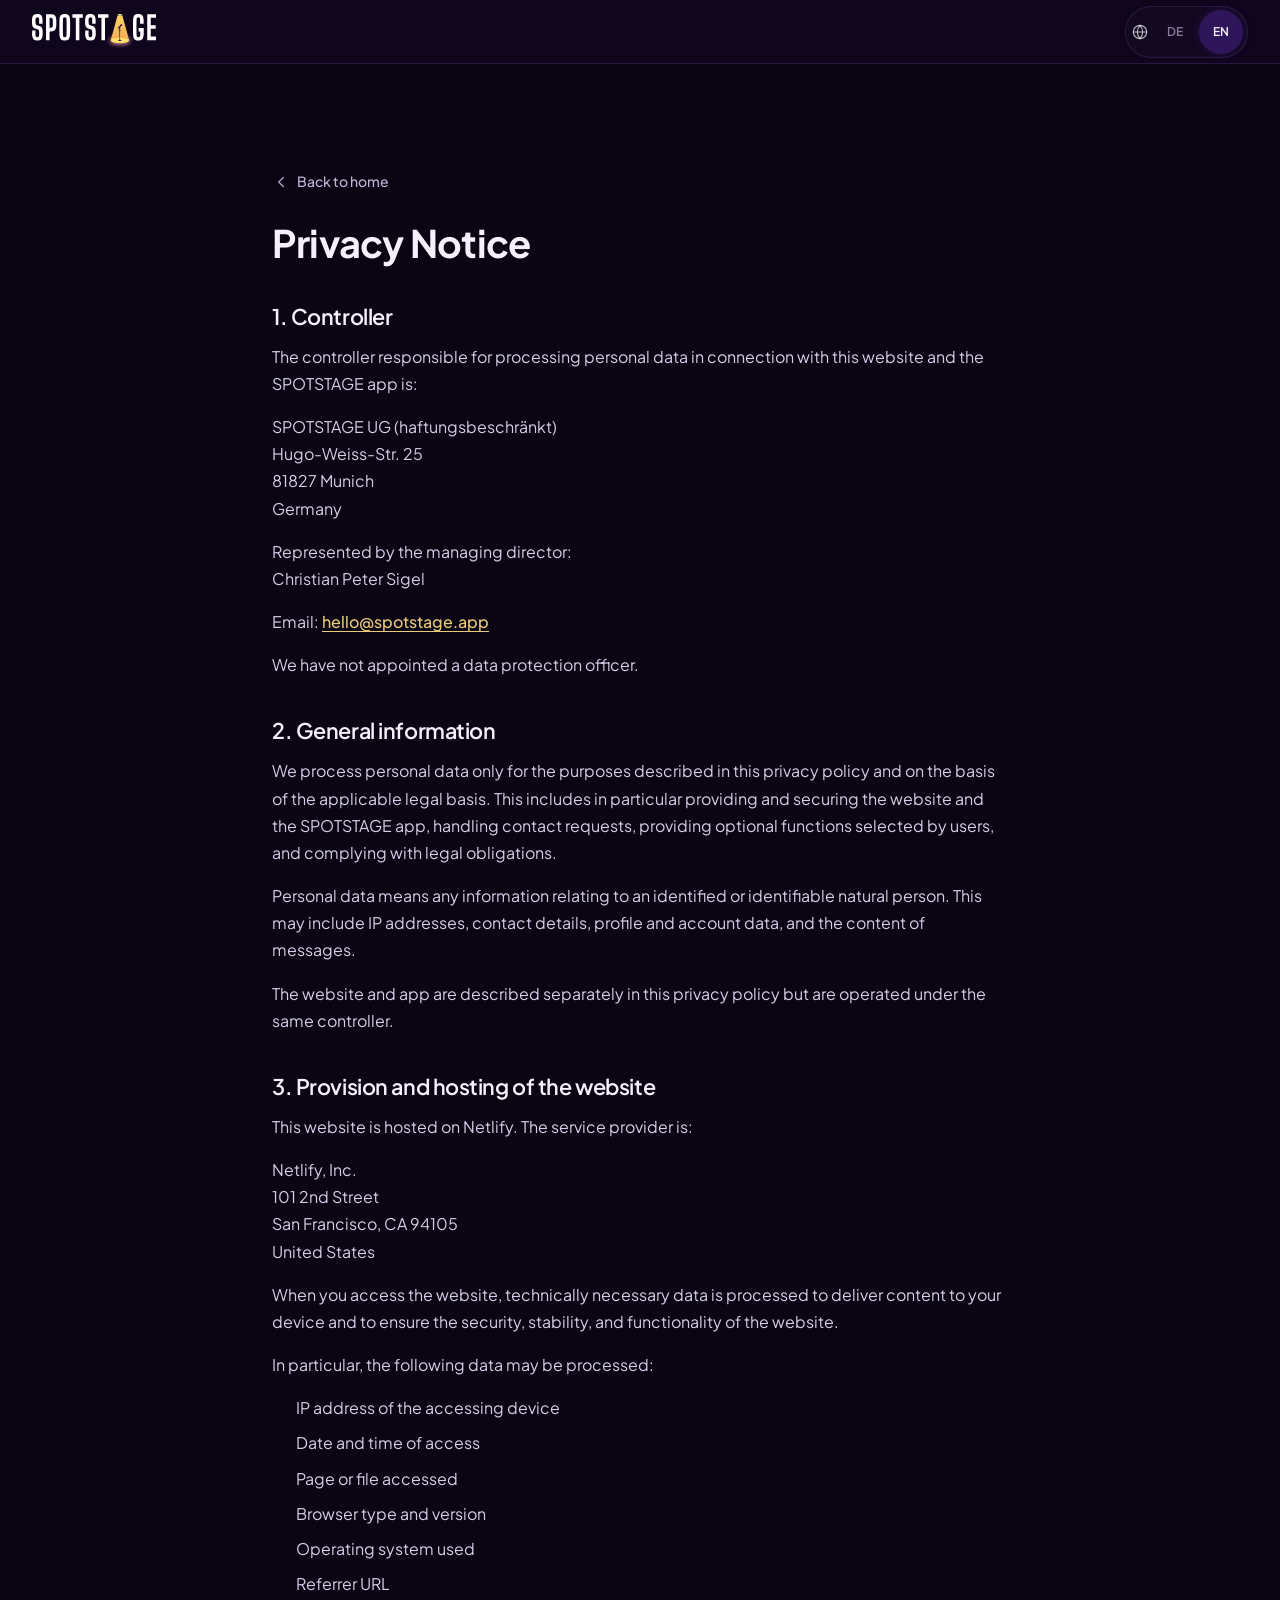
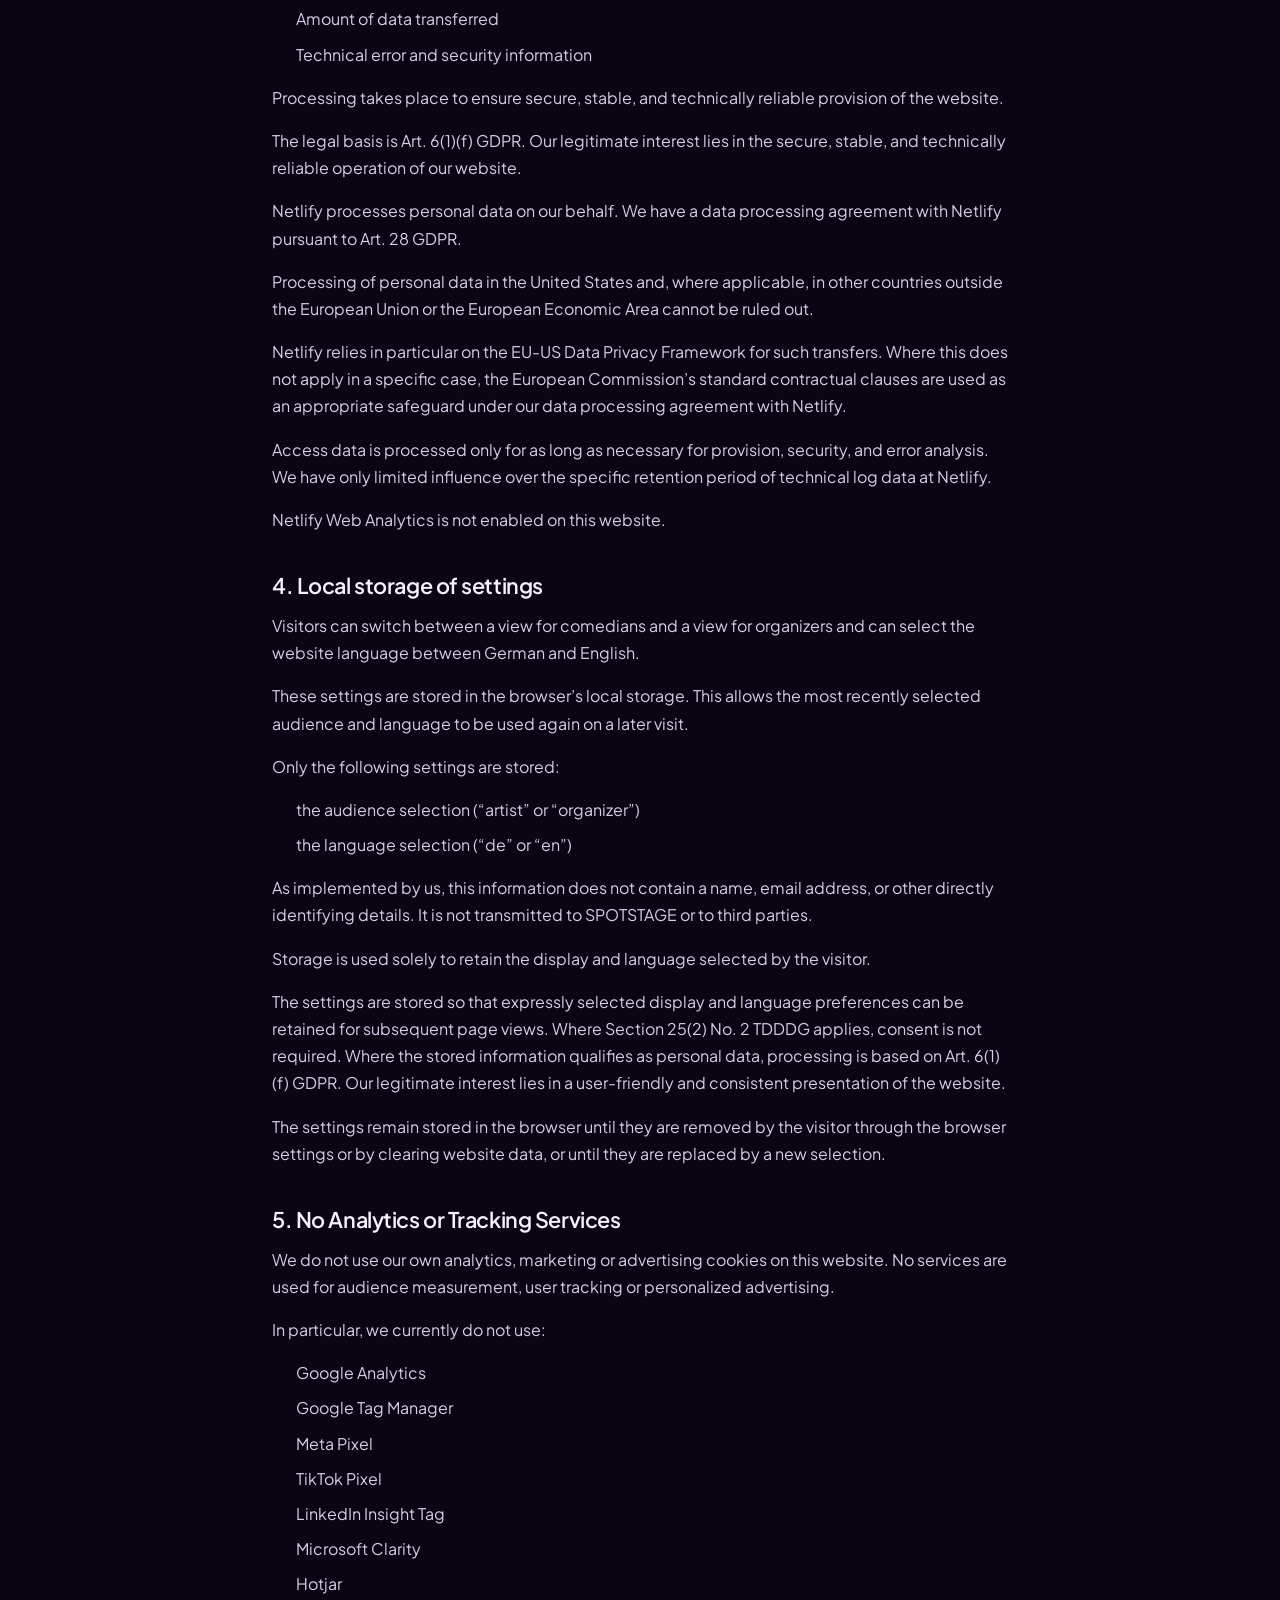
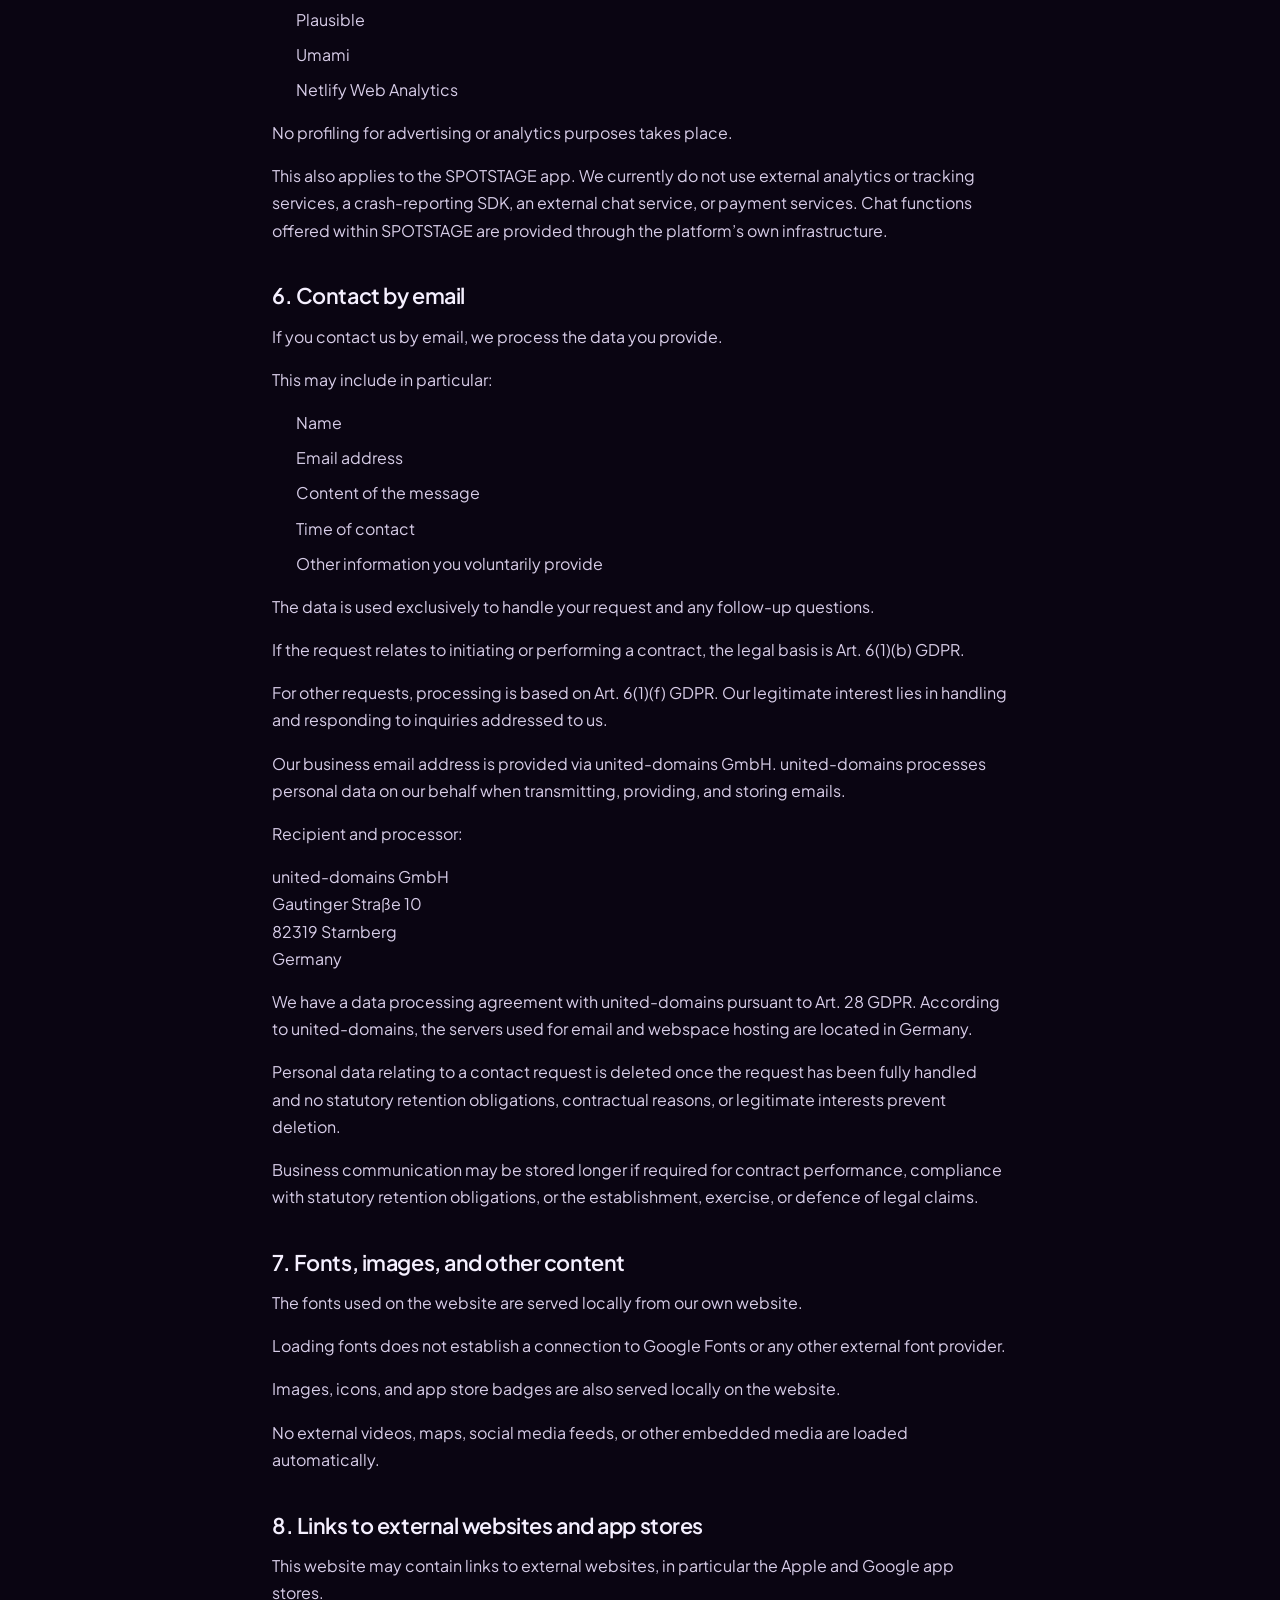
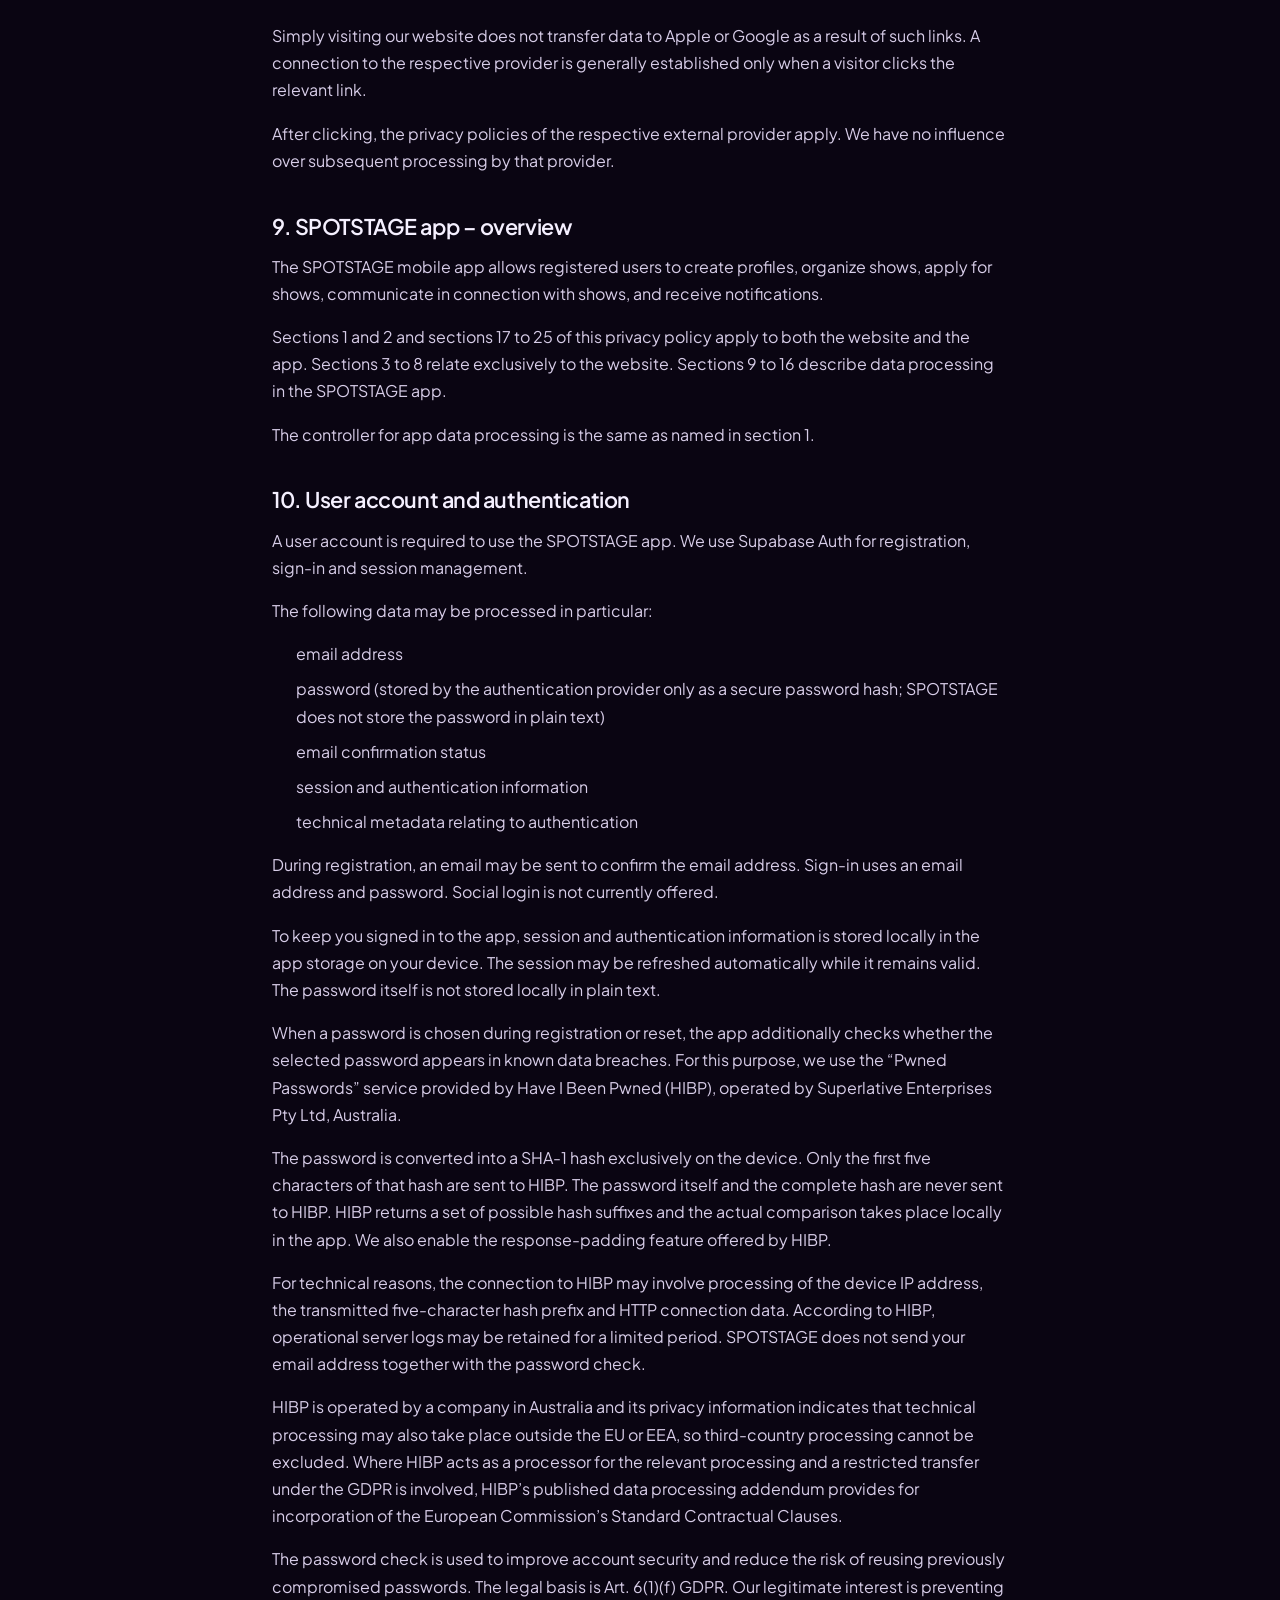
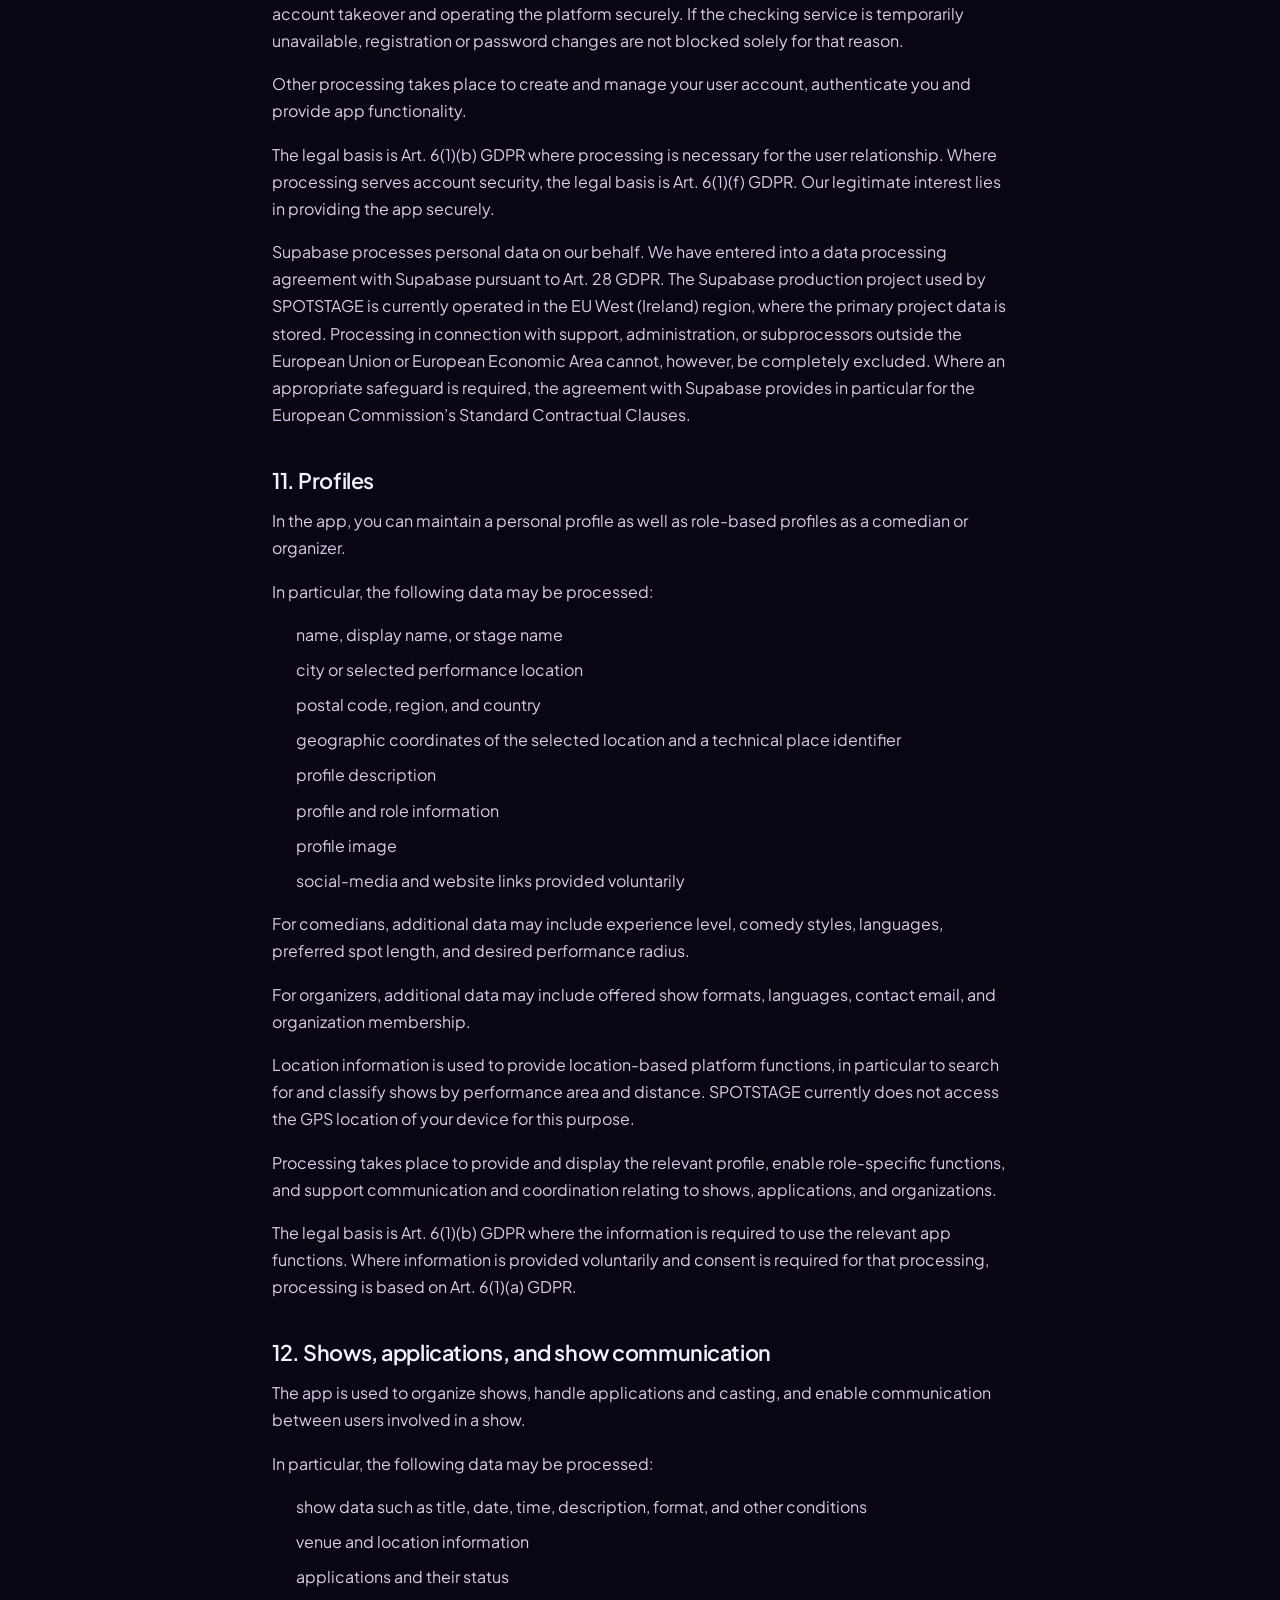
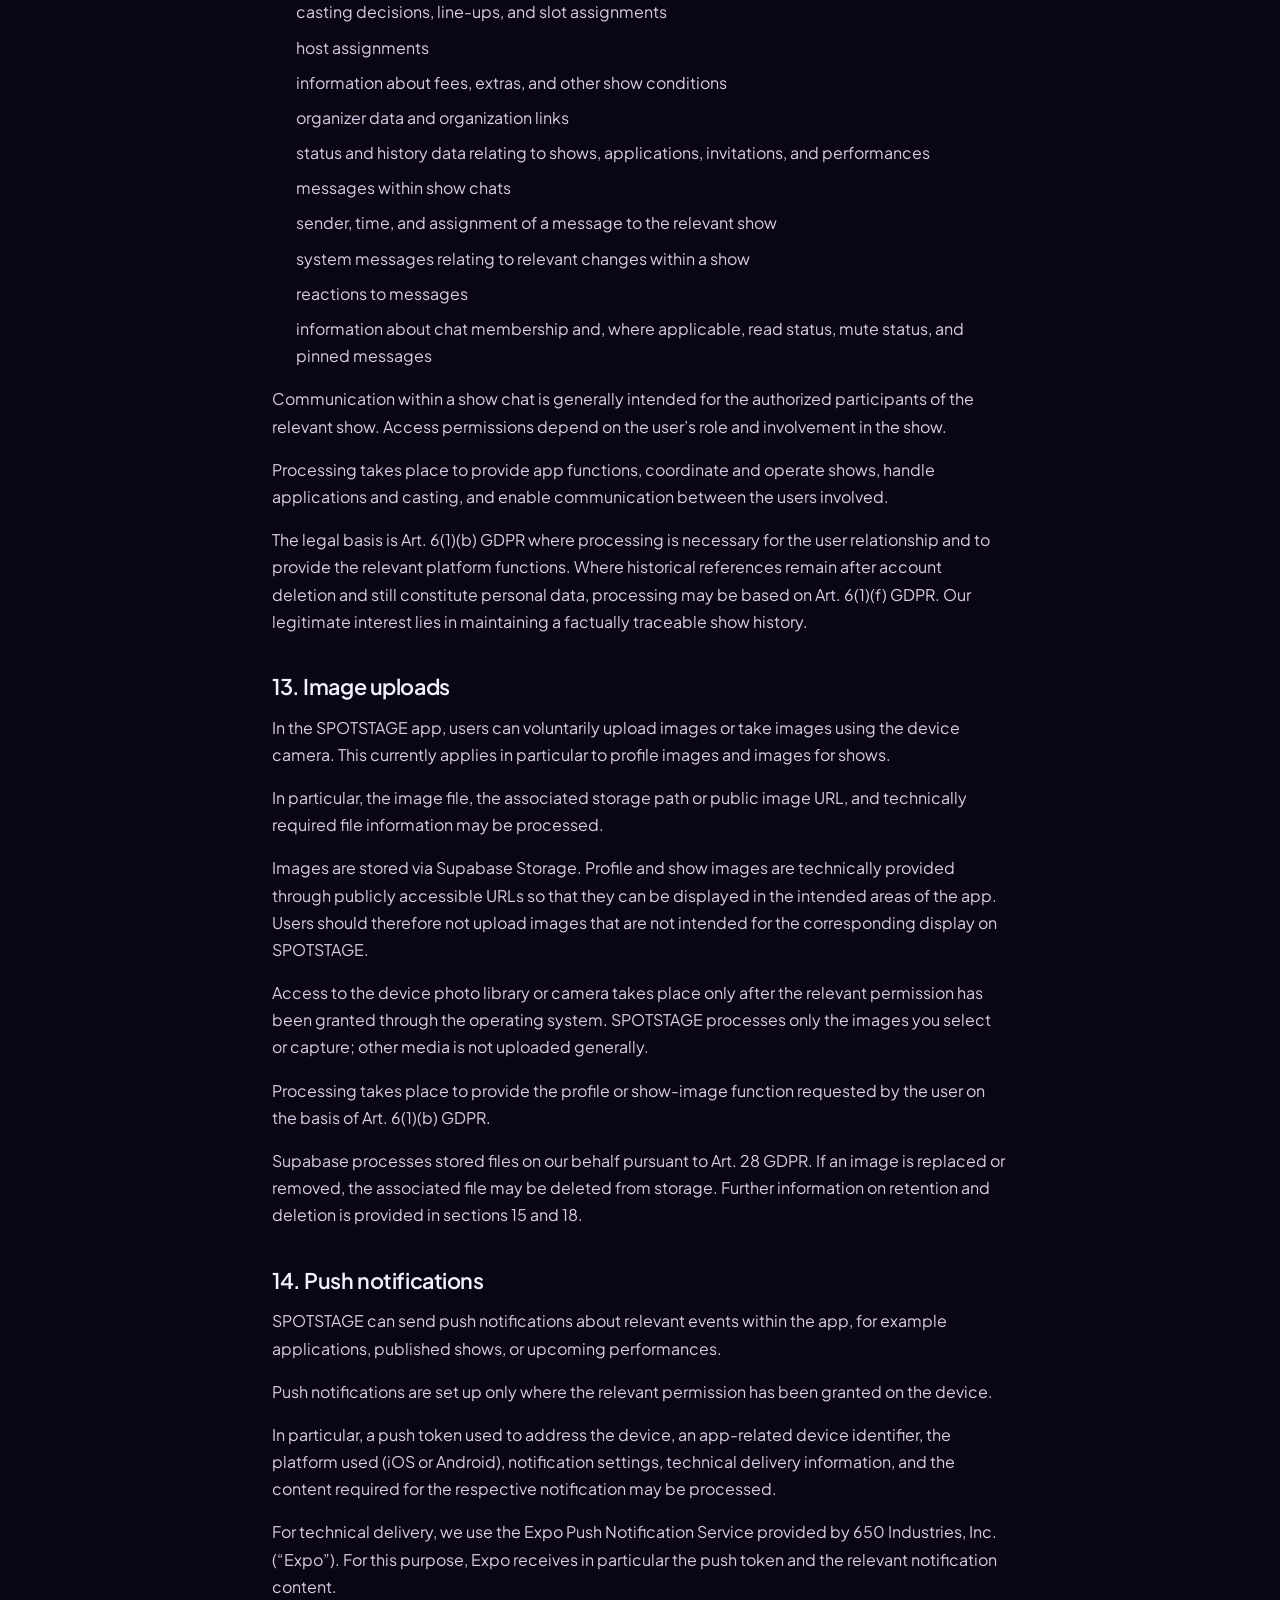
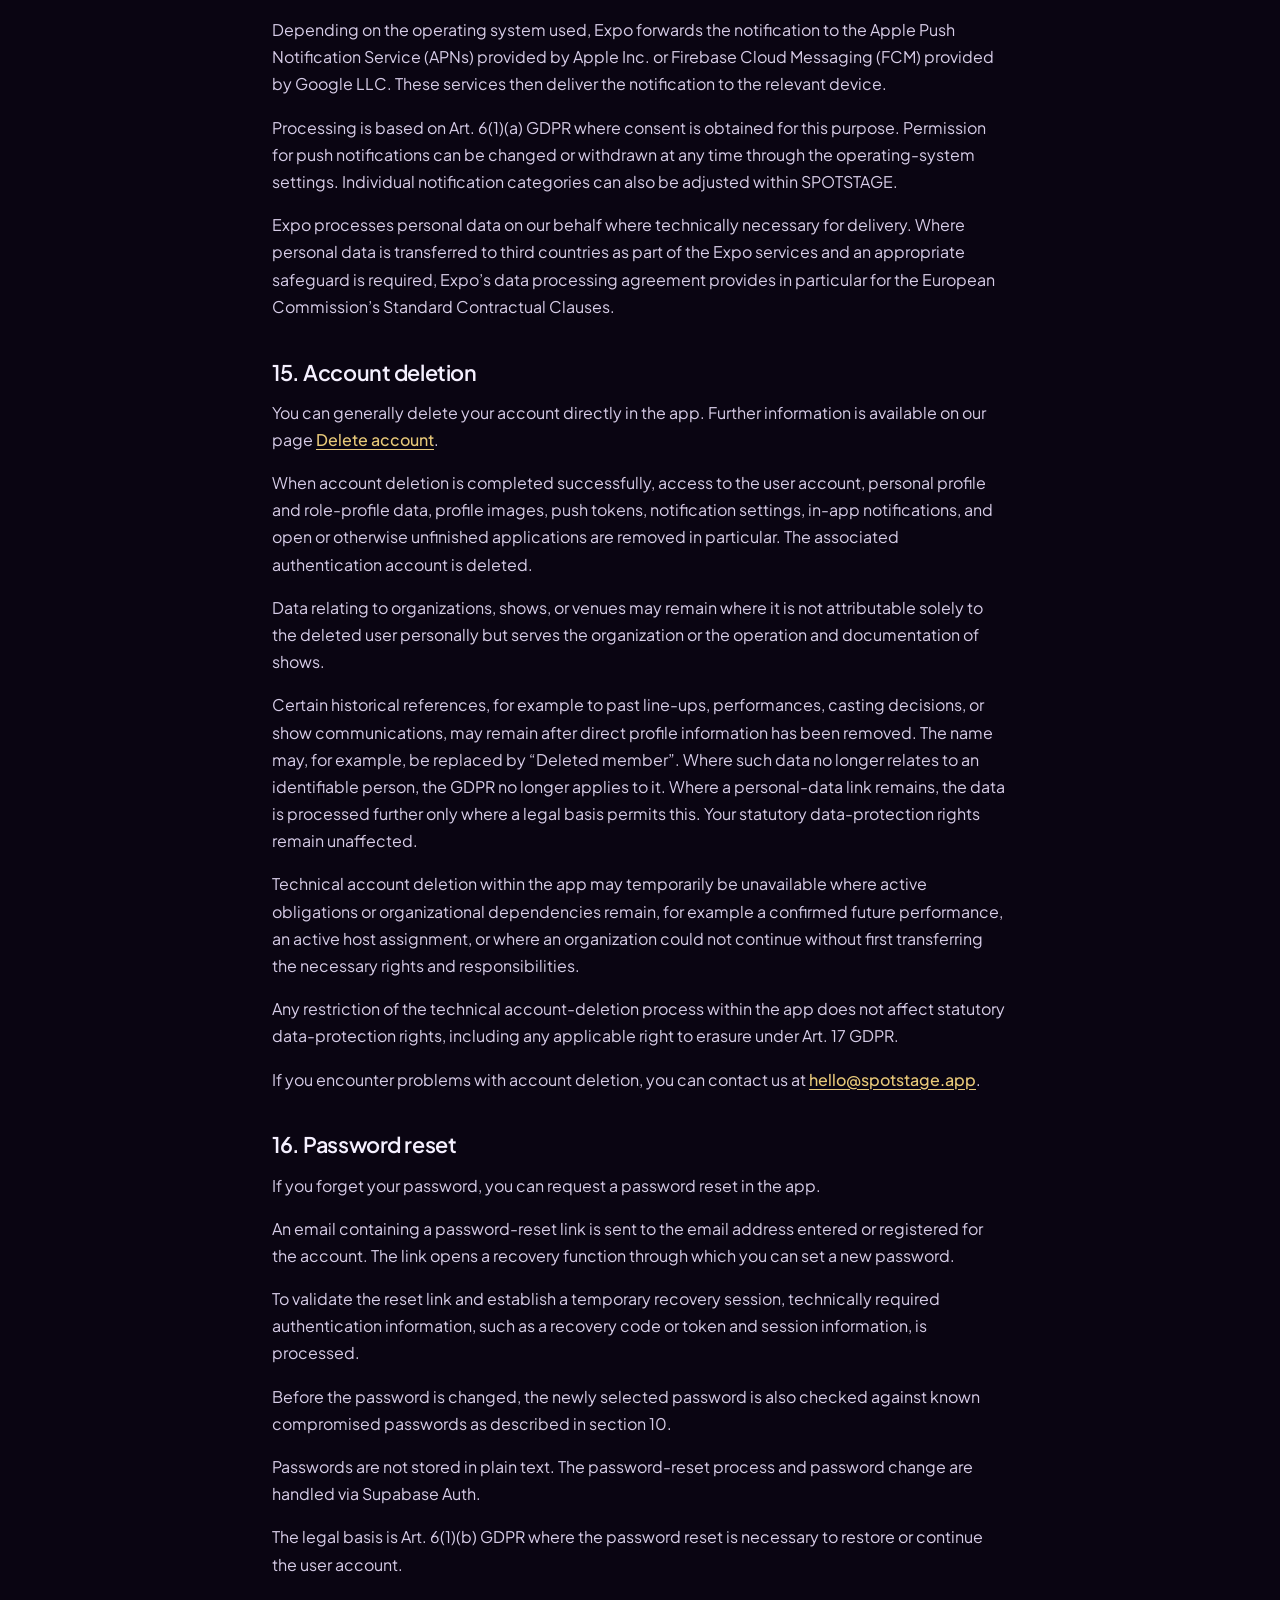
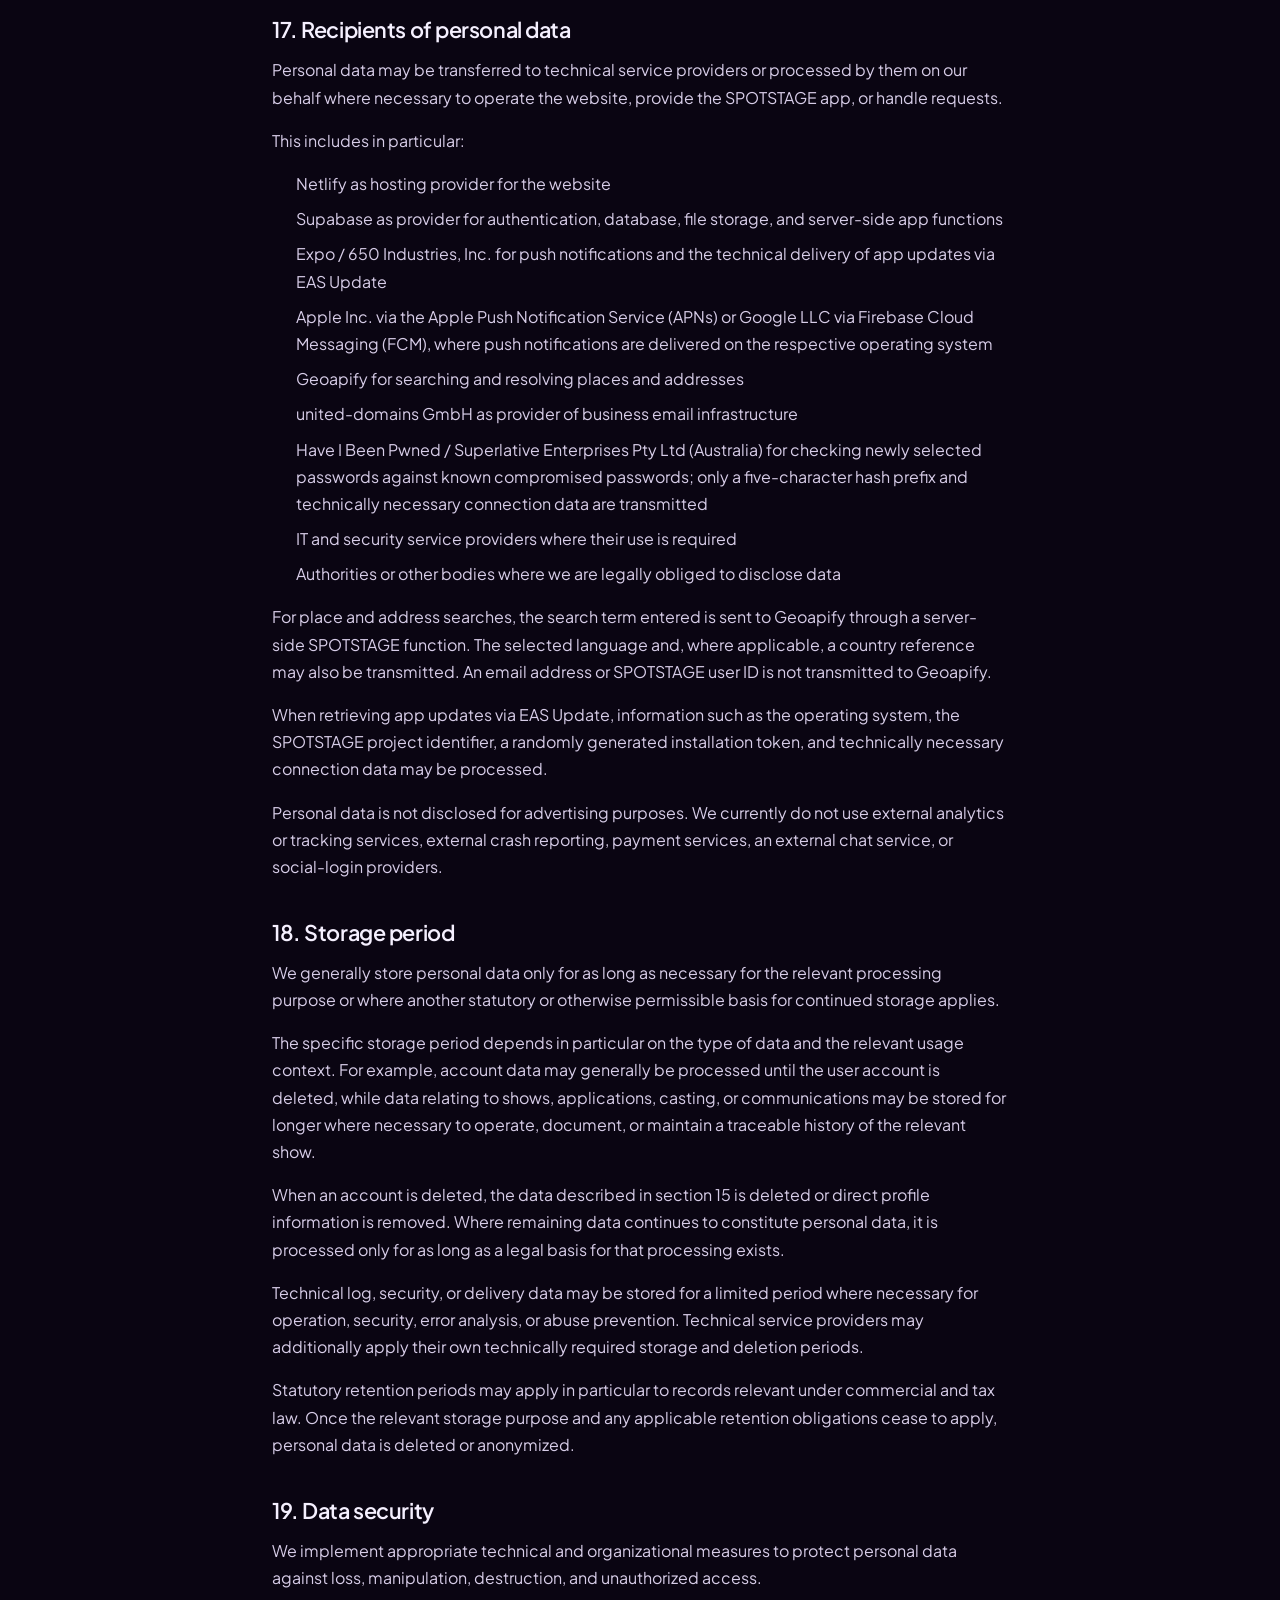
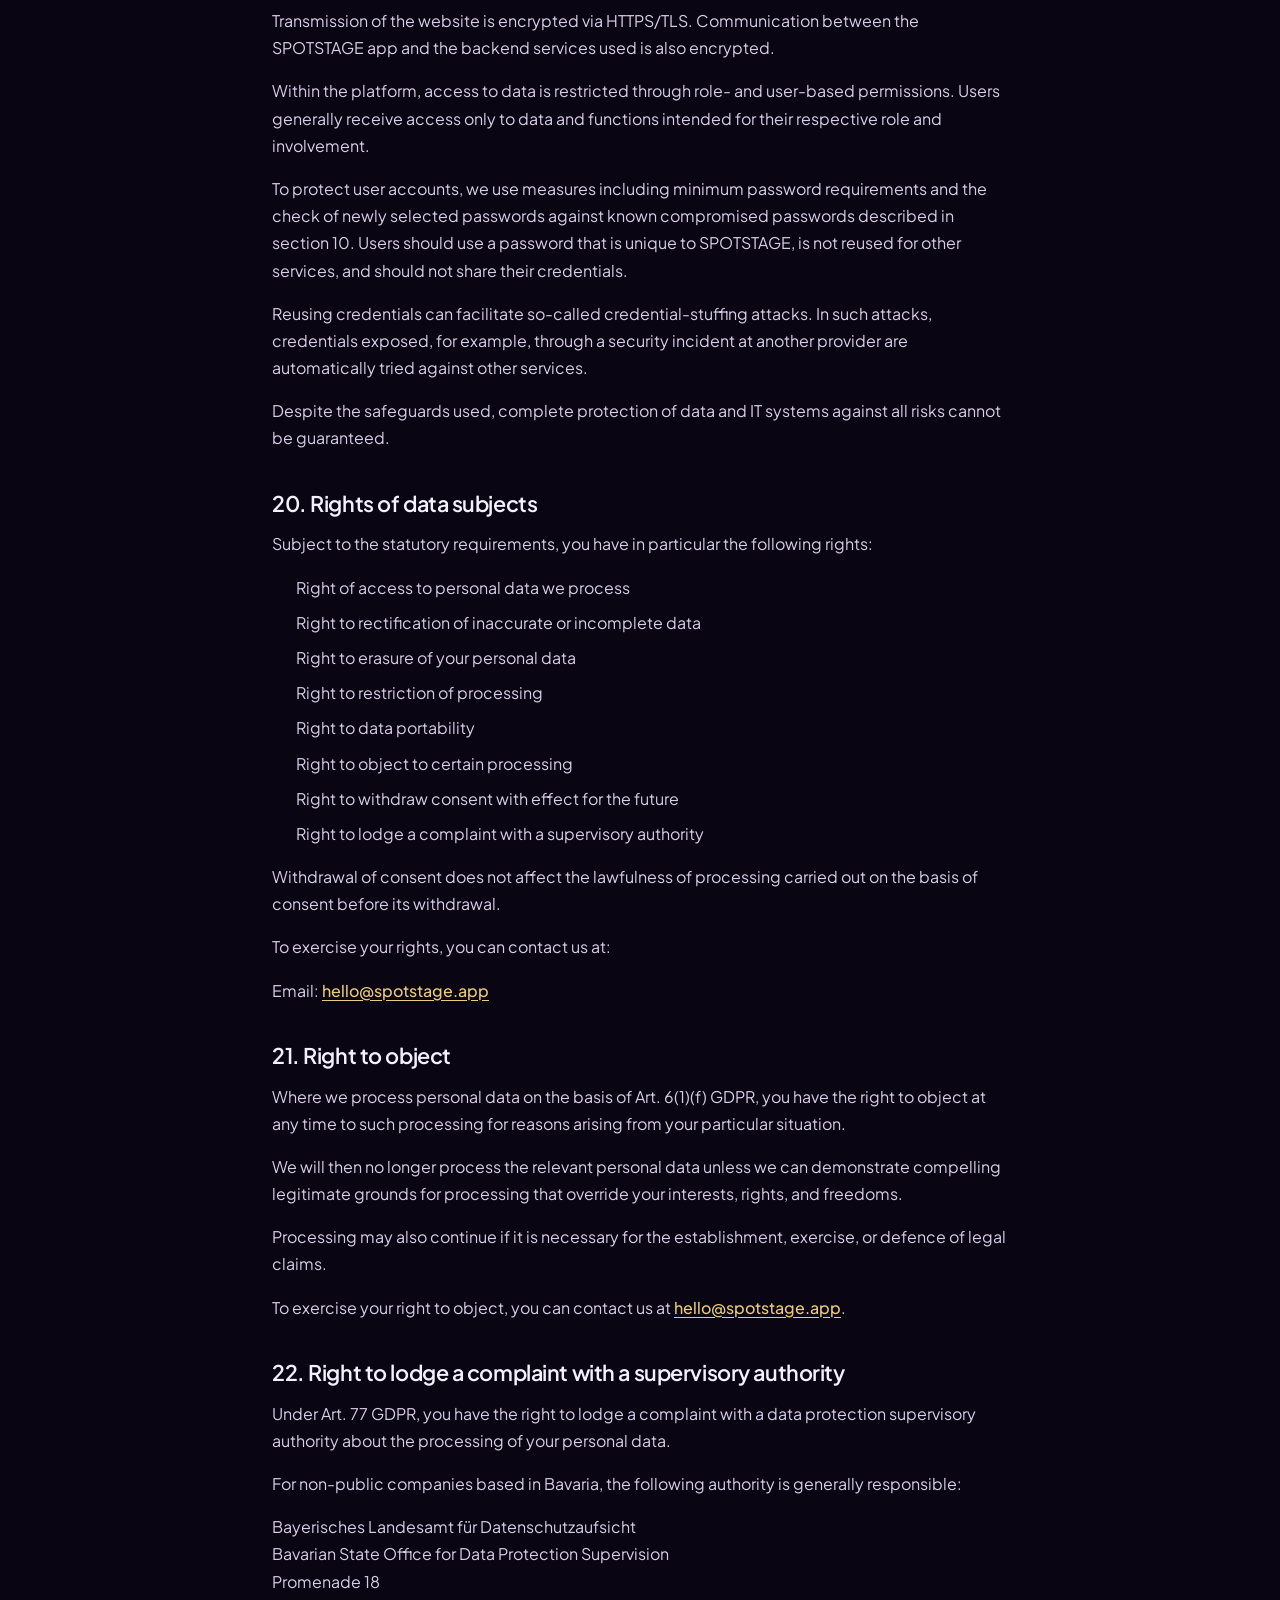
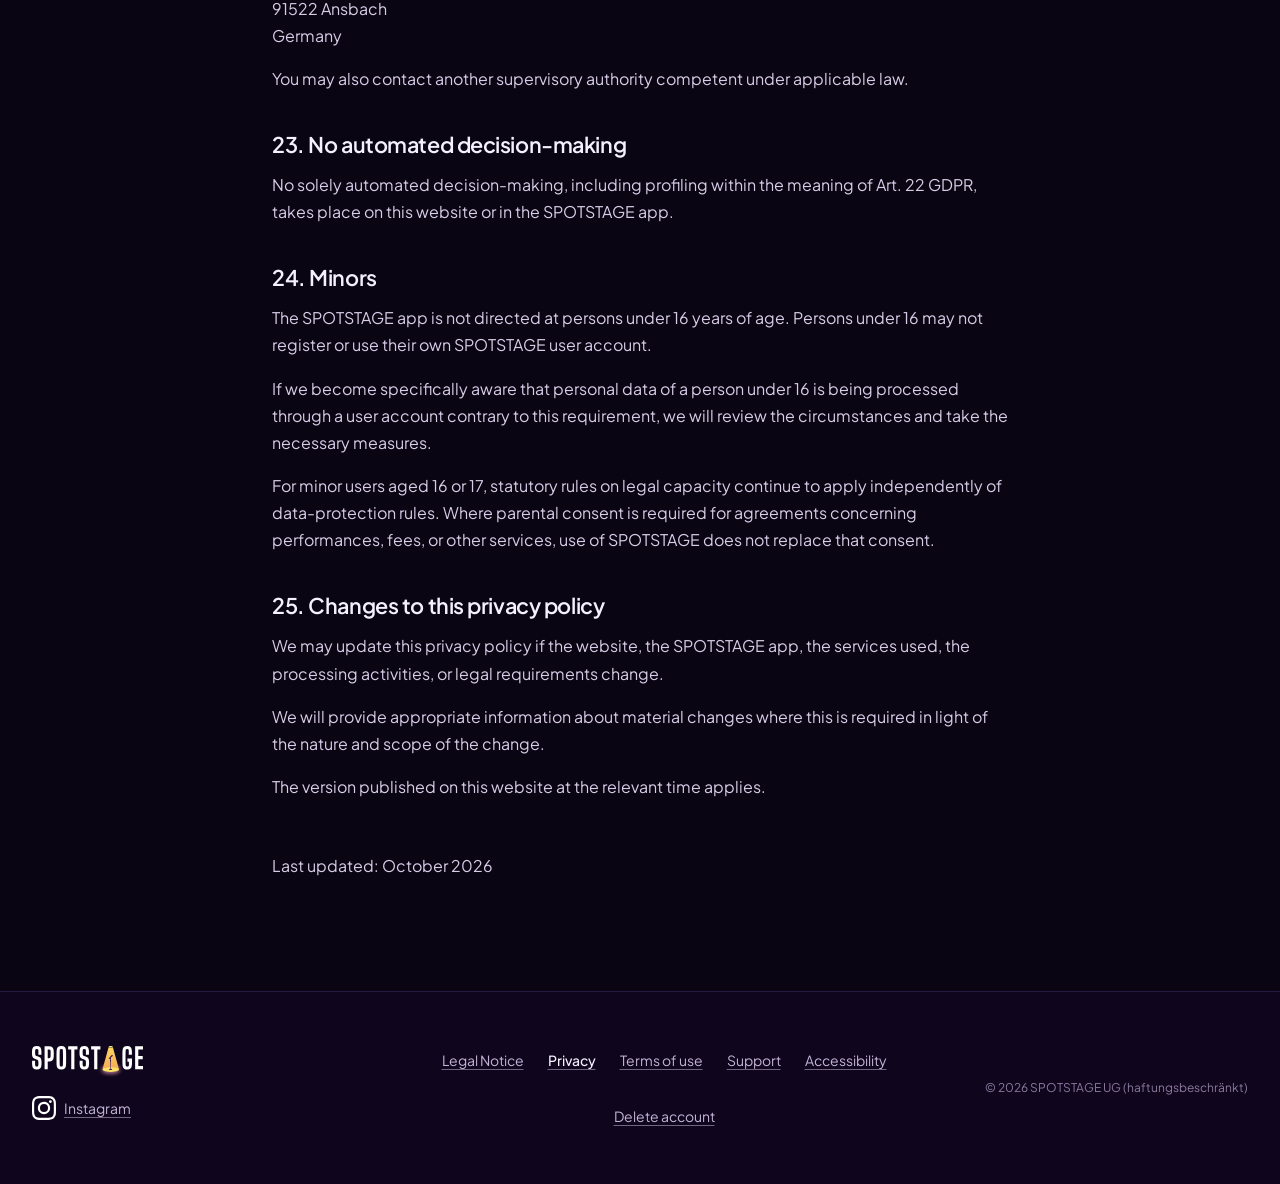
<file: datenschutz.html>
<!DOCTYPE html>
<html lang="de">
<head>
  <meta charset="UTF-8">
  <meta name="viewport" content="width=device-width, initial-scale=1.0">
  <link rel="icon" href="images/favicon/favicon.ico" sizes="48x48">
  <link rel="icon" href="images/favicon/favicon.svg" type="image/svg+xml">
  <link rel="icon" href="images/favicon/favicon-96x96.png" type="image/png" sizes="96x96">
  <link rel="apple-touch-icon" href="images/favicon/apple-touch-icon.png">
  <link rel="manifest" href="images/favicon/site.webmanifest">
  <meta name="theme-color" content="#0d0719">
  <meta name="description" content="Datenschutzerklärung – SPOTSTAGE" data-i18n-attr="legal.privacyMeta:content">
  <title data-i18n="legal.privacyMeta">Datenschutz – SPOTSTAGE</title>
  <link rel="canonical" href="https://spotstage.app/datenschutz.html">
  <link rel="stylesheet" href="css/styles.css">
</head>
<body>

  <a href="#main-content" class="skip-link" data-i18n="a11y.skipToMain">Zum Hauptinhalt springen</a>

  <header class="site-header" id="site-header">
    <div class="container site-header__inner">
      <a href="index.html" class="site-header__logo" data-i18n-attr="logo.ariaHome:aria-label">
        <img src="images/logo/spotstage_logo.svg" alt="" width="160" height="46">
        <span class="sr-only">SPOTSTAGE</span>
      </a>

      <div class="site-header__actions">
        <div class="lang-switch" role="group" data-i18n-attr="lang.switchAria:aria-label">
          <span class="lang-switch__icon" aria-hidden="true">
            <svg xmlns="http://www.w3.org/2000/svg" width="16" height="16" viewBox="0 0 24 24" fill="none" stroke="currentColor" stroke-width="1.75" stroke-linecap="round" stroke-linejoin="round" focusable="false">
              <circle cx="12" cy="12" r="10"/>
              <path d="M2 12h20"/>
              <path d="M12 2a15.3 15.3 0 0 1 4 10 15.3 15.3 0 0 1-4 10 15.3 15.3 0 0 1-4-10 15.3 15.3 0 0 1 4-10z"/>
            </svg>
          </span>
          <button type="button" class="lang-switch__btn is-active" data-locale="de" aria-pressed="true" data-i18n-attr="lang.activeDe:aria-label">DE</button>
          <button type="button" class="lang-switch__btn" data-locale="en" aria-pressed="false" data-i18n-attr="lang.labelEn:aria-label">EN</button>
        </div>
      </div>
    </div>
  </header>

  <main id="main-content">
    <section class="section section--legal">
      <div class="container container--narrow legal-page__content">
        <p class="legal-page__back">
          <a href="index.html" class="legal-page__back-link">
            <svg xmlns="http://www.w3.org/2000/svg" width="18" height="18" viewBox="0 0 24 24" fill="none" stroke="currentColor" stroke-width="2" stroke-linecap="round" stroke-linejoin="round" aria-hidden="true" focusable="false">
              <path d="m15 18-6-6 6-6"/>
            </svg>
            <span data-i18n="legal.backToHome">Zurück zur Startseite</span>
          </a>
        </p>
        <h1 data-i18n="legal.privacyTitle">Datenschutzerklärung</h1>

        <section class="legal-page__section">
          <h2 class="section--legal__subheading" data-i18n="legal.privacyS1Title">1. Verantwortlicher</h2>
          <div data-i18n-html="legal.privacyS1Body"></div>
        </section>

        <section class="legal-page__section">
          <h2 class="section--legal__subheading" data-i18n="legal.privacyS2Title">2. Allgemeine Hinweise</h2>
          <div data-i18n-html="legal.privacyS2Body"></div>
        </section>

        <section class="legal-page__section">
          <h2 class="section--legal__subheading" data-i18n="legal.privacyS3Title">3. Bereitstellung und Hosting der Website</h2>
          <div data-i18n-html="legal.privacyS3Body"></div>
        </section>

        <section class="legal-page__section">
          <h2 class="section--legal__subheading" data-i18n="legal.privacyS4Title">4. Lokale Speicherung der Zielgruppenauswahl</h2>
          <div data-i18n-html="legal.privacyS4Body"></div>
        </section>

        <section class="legal-page__section">
          <h2 class="section--legal__subheading" data-i18n="legal.privacyS5Title">5. Keine Analyse- oder Trackingdienste</h2>
          <div data-i18n-html="legal.privacyS5Body"></div>
        </section>

        <section class="legal-page__section">
          <h2 class="section--legal__subheading" data-i18n="legal.privacyS6Title">6. Kontaktaufnahme per E-Mail</h2>
          <div data-i18n-html="legal.privacyS6Body"></div>
        </section>

        <section class="legal-page__section">
          <h2 class="section--legal__subheading" data-i18n="legal.privacyS7Title">7. Schriftarten, Bilder und sonstige Inhalte</h2>
          <div data-i18n-html="legal.privacyS7Body"></div>
        </section>

        <section class="legal-page__section">
          <h2 class="section--legal__subheading" data-i18n="legal.privacyS8Title">8. Links zu externen Websites und App Stores</h2>
          <div data-i18n-html="legal.privacyS8Body"></div>
        </section>

        <section class="legal-page__section">
          <h2 class="section--legal__subheading" data-i18n="legal.privacyS9Title">9. SPOTSTAGE-App – Überblick</h2>
          <div data-i18n-html="legal.privacyS9Body"></div>
        </section>

        <section class="legal-page__section">
          <h2 class="section--legal__subheading" data-i18n="legal.privacyS10Title">10. Benutzerkonto und Authentifizierung</h2>
          <div data-i18n-html="legal.privacyS10Body"></div>
        </section>

        <section class="legal-page__section">
          <h2 class="section--legal__subheading" data-i18n="legal.privacyS11Title">11. Profile</h2>
          <div data-i18n-html="legal.privacyS11Body"></div>
        </section>

        <section class="legal-page__section">
          <h2 class="section--legal__subheading" data-i18n="legal.privacyS12Title">12. Shows und Bewerbungen</h2>
          <div data-i18n-html="legal.privacyS12Body"></div>
        </section>

        <section class="legal-page__section">
          <h2 class="section--legal__subheading" data-i18n="legal.privacyS13Title">13. Uploads</h2>
          <div data-i18n-html="legal.privacyS13Body"></div>
        </section>

        <section class="legal-page__section">
          <h2 class="section--legal__subheading" data-i18n="legal.privacyS14Title">14. Push-Benachrichtigungen</h2>
          <div data-i18n-html="legal.privacyS14Body"></div>
        </section>

        <section class="legal-page__section">
          <h2 class="section--legal__subheading" data-i18n="legal.privacyS15Title">15. Account-Löschung</h2>
          <div data-i18n-html="legal.privacyS15Body"></div>
        </section>

        <section class="legal-page__section">
          <h2 class="section--legal__subheading" data-i18n="legal.privacyS16Title">16. Passwort-Reset</h2>
          <div data-i18n-html="legal.privacyS16Body"></div>
        </section>

        <section class="legal-page__section">
          <h2 class="section--legal__subheading" data-i18n="legal.privacyS17Title">17. Empfänger personenbezogener Daten</h2>
          <div data-i18n-html="legal.privacyS17Body"></div>
        </section>

        <section class="legal-page__section">
          <h2 class="section--legal__subheading" data-i18n="legal.privacyS18Title">18. Speicherdauer</h2>
          <div data-i18n-html="legal.privacyS18Body"></div>
        </section>

        <section class="legal-page__section">
          <h2 class="section--legal__subheading" data-i18n="legal.privacyS19Title">19. Datensicherheit</h2>
          <div data-i18n-html="legal.privacyS19Body"></div>
        </section>

        <section class="legal-page__section">
          <h2 class="section--legal__subheading" data-i18n="legal.privacyS20Title">20. Rechte betroffener Personen</h2>
          <div data-i18n-html="legal.privacyS20Body"></div>
        </section>

        <section class="legal-page__section">
          <h2 class="section--legal__subheading" data-i18n="legal.privacyS21Title">21. Widerspruchsrecht</h2>
          <div data-i18n-html="legal.privacyS21Body"></div>
        </section>

        <section class="legal-page__section">
          <h2 class="section--legal__subheading" data-i18n="legal.privacyS22Title">22. Beschwerderecht bei einer Aufsichtsbehörde</h2>
          <div data-i18n-html="legal.privacyS22Body"></div>
        </section>

        <section class="legal-page__section">
          <h2 class="section--legal__subheading" data-i18n="legal.privacyS23Title">23. Keine automatisierte Entscheidungsfindung</h2>
          <div data-i18n-html="legal.privacyS23Body"></div>
        </section>

        <section class="legal-page__section">
          <h2 class="section--legal__subheading" data-i18n="legal.privacyS24Title">24. Minderjährige</h2>
          <div data-i18n-html="legal.privacyS24Body"></div>
        </section>

        <section class="legal-page__section">
          <h2 class="section--legal__subheading" data-i18n="legal.privacyS25Title">25. Änderungen dieser Datenschutzerklärung</h2>
          <div data-i18n-html="legal.privacyS25Body"></div>
        </section>

        <p class="section--legal__note" data-i18n="legal.privacyUpdated">Stand: Juni 2026</p>
      </div>
    </section>
  </main>

  <footer class="site-footer">
    <div class="container site-footer__inner">
      <div class="site-footer__brand">
        <a href="index.html" class="site-footer__logo" data-i18n-attr="logo.ariaHome:aria-label">
          <img src="images/logo/spotstage_logo.svg" alt="" width="160" height="46">
          <span class="sr-only">SPOTSTAGE</span>
        </a>
        <a class="site-footer__link site-footer__social" href="https://www.instagram.com/spotstage.app/" aria-label="SPOTSTAGE Instagram">
          <img src="images/social/instagram-white.svg" alt="" width="24" height="24">
          <span>Instagram</span>
        </a>
      </div>
      <nav class="site-footer__nav" data-i18n-attr="footer.navAria:aria-label">
        <ul class="site-footer__list">
          <li><a href="impressum.html" class="site-footer__link" data-i18n="footer.legalNotice">Impressum</a></li>
          <li><a href="datenschutz.html" class="site-footer__link" aria-current="page" data-i18n="footer.privacy">Datenschutz</a></li>
          <li><a href="nutzungsbedingungen.html" class="site-footer__link" data-i18n="footer.terms">Nutzungsbedingungen</a></li>
          <li><a href="support.html" class="site-footer__link" data-i18n="footer.support">Support</a></li>
          <li><a href="barrierefreiheit.html" class="site-footer__link" data-i18n="footer.accessibility">Barrierefreiheit</a></li>
          <li><a href="account-loeschen.html" class="site-footer__link" data-i18n="footer.accountDeletion">Account löschen</a></li>
        </ul>
      </nav>
      <p class="site-footer__copy" data-i18n="footer.copyright">© 2026 SPOTSTAGE UG (haftungsbeschränkt)</p>
    </div>
  </footer>

  <script src="js/privacy-legal-content.js"></script>
  <script src="js/privacy-app-content.js"></script>
  <script src="js/translations.js"></script>
  <script src="js/i18n.js" defer></script>
  <script src="js/app.js" defer></script>
</body>
</html>
</file>
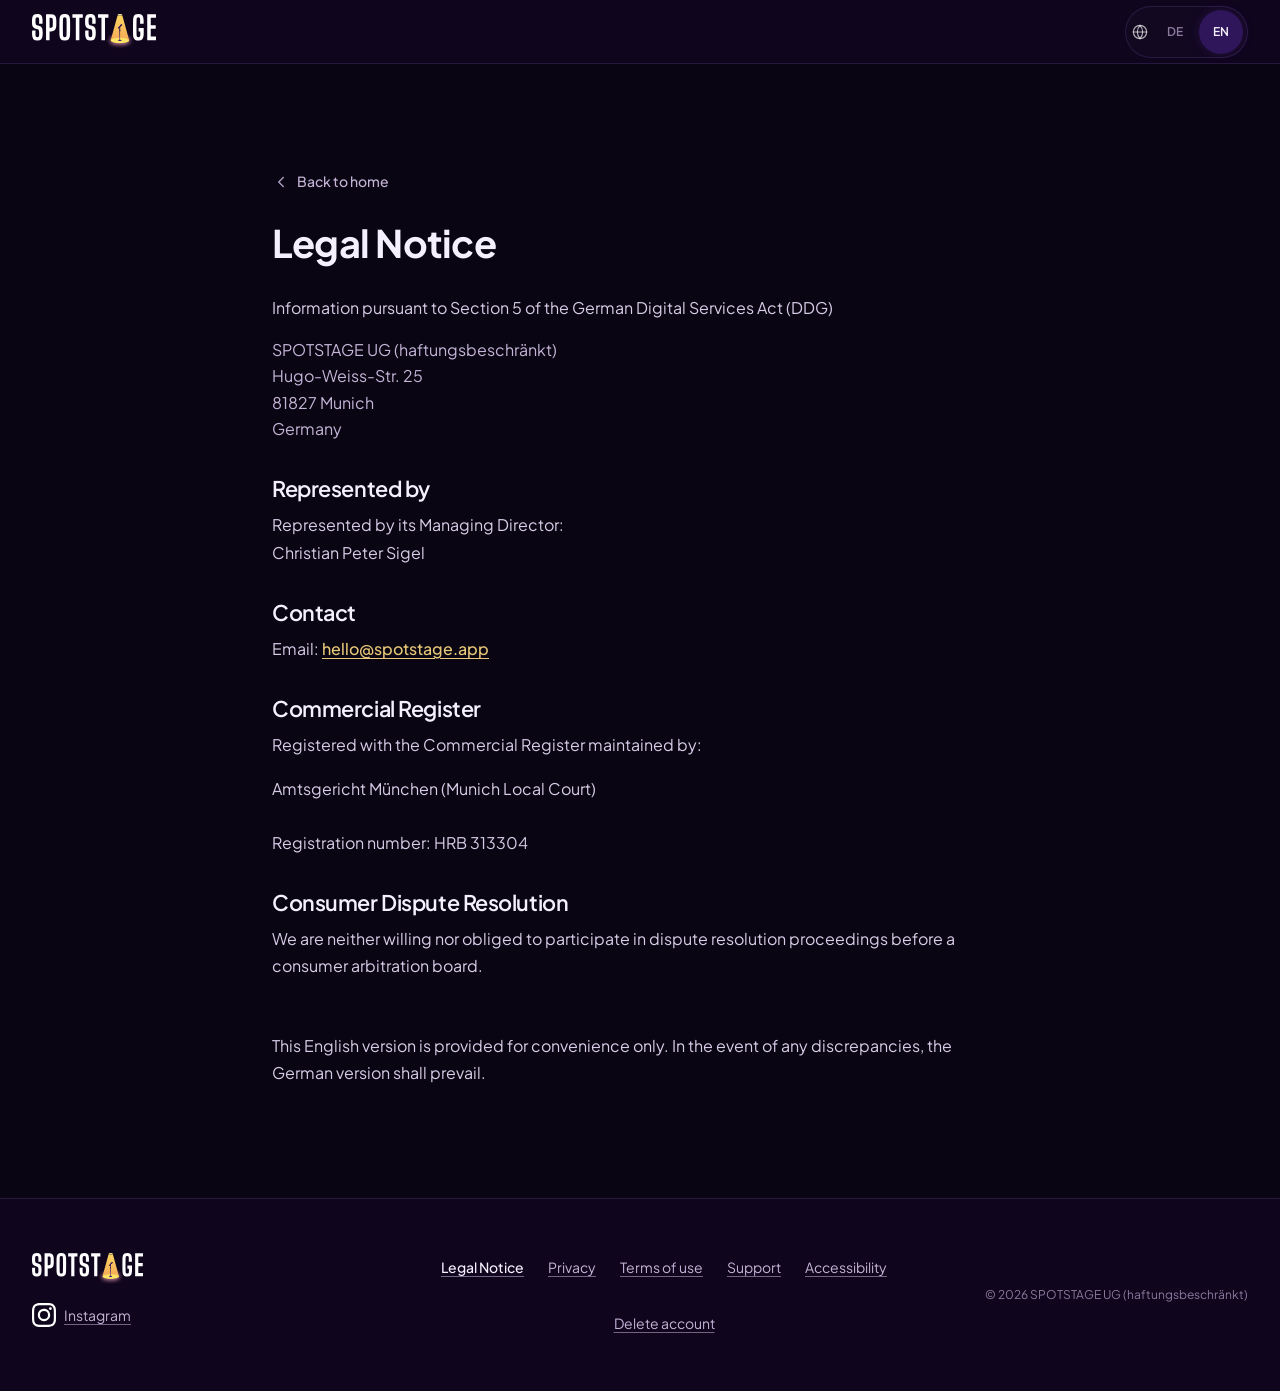
<file: impressum.html>
<!DOCTYPE html>
<html lang="de">
<head>
  <meta charset="UTF-8">
  <meta name="viewport" content="width=device-width, initial-scale=1.0">
  <link rel="icon" href="images/favicon/favicon.ico" sizes="48x48">
  <link rel="icon" href="images/favicon/favicon.svg" type="image/svg+xml">
  <link rel="icon" href="images/favicon/favicon-96x96.png" type="image/png" sizes="96x96">
  <link rel="apple-touch-icon" href="images/favicon/apple-touch-icon.png">
  <link rel="manifest" href="images/favicon/site.webmanifest">
  <meta name="theme-color" content="#0d0719">
  <meta name="description" content="Impressum – SPOTSTAGE" data-i18n-attr="legal.imprintMeta:content">
  <title data-i18n="legal.imprintMeta">Impressum – SPOTSTAGE</title>
  <link rel="canonical" href="https://spotstage.app/impressum.html">
  <link rel="stylesheet" href="css/styles.css">
</head>
<body>

  <a href="#main-content" class="skip-link" data-i18n="a11y.skipToMain">Zum Hauptinhalt springen</a>

  <header class="site-header" id="site-header">
    <div class="container site-header__inner">
      <a href="index.html" class="site-header__logo" data-i18n-attr="logo.ariaHome:aria-label">
        <img src="images/logo/spotstage_logo.svg" alt="" width="160" height="46">
        <span class="sr-only">SPOTSTAGE</span>
      </a>

      <div class="site-header__actions">
        <div class="lang-switch" role="group" data-i18n-attr="lang.switchAria:aria-label">
          <span class="lang-switch__icon" aria-hidden="true">
            <svg xmlns="http://www.w3.org/2000/svg" width="16" height="16" viewBox="0 0 24 24" fill="none" stroke="currentColor" stroke-width="1.75" stroke-linecap="round" stroke-linejoin="round" focusable="false">
              <circle cx="12" cy="12" r="10"/>
              <path d="M2 12h20"/>
              <path d="M12 2a15.3 15.3 0 0 1 4 10 15.3 15.3 0 0 1-4 10 15.3 15.3 0 0 1-4-10 15.3 15.3 0 0 1 4-10z"/>
            </svg>
          </span>
          <button type="button" class="lang-switch__btn is-active" data-locale="de" aria-pressed="true" data-i18n-attr="lang.activeDe:aria-label">DE</button>
          <button type="button" class="lang-switch__btn" data-locale="en" aria-pressed="false" data-i18n-attr="lang.labelEn:aria-label">EN</button>
        </div>
      </div>
    </div>
  </header>

  <main id="main-content">
    <section class="section section--legal">
      <div class="container container--narrow legal-page__content">
        <p class="legal-page__back">
          <a href="index.html" class="legal-page__back-link">
            <svg xmlns="http://www.w3.org/2000/svg" width="18" height="18" viewBox="0 0 24 24" fill="none" stroke="currentColor" stroke-width="2" stroke-linecap="round" stroke-linejoin="round" aria-hidden="true" focusable="false">
              <path d="m15 18-6-6 6-6"/>
            </svg>
            <span data-i18n="legal.backToHome">Zurück zur Startseite</span>
          </a>
        </p>
        <h1 data-i18n="legal.imprintTitle">Impressum</h1>
        <p class="legal-page__intro" data-i18n="legal.imprintIntro">Angaben gemäß § 5 DDG</p>

        <address class="legal-page__address" data-i18n-html="legal.imprintCompany">
          SPOTSTAGE UG (haftungsbeschränkt)<br>
          Hugo-Weiss-Str. 25<br>
          81827 München<br>
          Deutschland
        </address>

        <h2 class="section--legal__subheading" data-i18n="legal.imprintRepresentationHeading">Vertreten durch</h2>
        <p data-i18n-html="legal.imprintRepresentationText">Geschäftsführer: Christian Peter Sigel</p>

        <h2 class="section--legal__subheading" data-i18n="legal.imprintContactHeading">Kontakt</h2>
        <p data-i18n-html="legal.imprintContact">
          E-Mail: <a class="legal-page__link" href="mailto:hello@spotstage.app">hello@spotstage.app</a>
        </p>

        <h2 class="section--legal__subheading" data-i18n="legal.imprintRegisterHeading">Handelsregister</h2>
        <p class="legal-page__optional" data-i18n="legal.imprintRegisterIntro"></p>
        <p data-i18n-html="legal.imprintRegisterDetails">
          Registergericht: Amtsgericht München<br>
          Registernummer: HRB 313304
        </p>

        <h2 class="section--legal__subheading" data-i18n="legal.imprintDisputeHeading">Verbraucherstreitbeilegung</h2>
        <p data-i18n="legal.imprintDisputeText">
          Wir sind nicht bereit und nicht verpflichtet, an Streitbeilegungsverfahren vor einer Verbraucherschlichtungsstelle teilzunehmen.
        </p>

        <p class="section--legal__note legal-page__optional" data-i18n="legal.imprintDisclaimer"></p>
      </div>
    </section>
  </main>

  <footer class="site-footer">
    <div class="container site-footer__inner">
      <div class="site-footer__brand">
        <a href="index.html" class="site-footer__logo" data-i18n-attr="logo.ariaHome:aria-label">
          <img src="images/logo/spotstage_logo.svg" alt="" width="160" height="46">
          <span class="sr-only">SPOTSTAGE</span>
        </a>
        <a class="site-footer__link site-footer__social" href="https://www.instagram.com/spotstage.app/" aria-label="SPOTSTAGE Instagram">
          <img src="images/social/instagram-white.svg" alt="" width="24" height="24">
          <span>Instagram</span>
        </a>
      </div>
      <nav class="site-footer__nav" data-i18n-attr="footer.navAria:aria-label">
        <ul class="site-footer__list">
          <li><a href="impressum.html" class="site-footer__link" aria-current="page" data-i18n="footer.legalNotice">Impressum</a></li>
          <li><a href="datenschutz.html" class="site-footer__link" data-i18n="footer.privacy">Datenschutz</a></li>
          <li><a href="nutzungsbedingungen.html" class="site-footer__link" data-i18n="footer.terms">Nutzungsbedingungen</a></li>
          <li><a href="support.html" class="site-footer__link" data-i18n="footer.support">Support</a></li>
          <li><a href="barrierefreiheit.html" class="site-footer__link" data-i18n="footer.accessibility">Barrierefreiheit</a></li>
          <li><a href="account-loeschen.html" class="site-footer__link" data-i18n="footer.accountDeletion">Account löschen</a></li>
        </ul>
      </nav>
      <p class="site-footer__copy" data-i18n="footer.copyright">© 2026 SPOTSTAGE UG (haftungsbeschränkt)</p>
    </div>
  </footer>

  <script src="js/translations.js"></script>
  <script src="js/i18n.js" defer></script>
  <script src="js/app.js" defer></script>
</body>
</html>
</file>
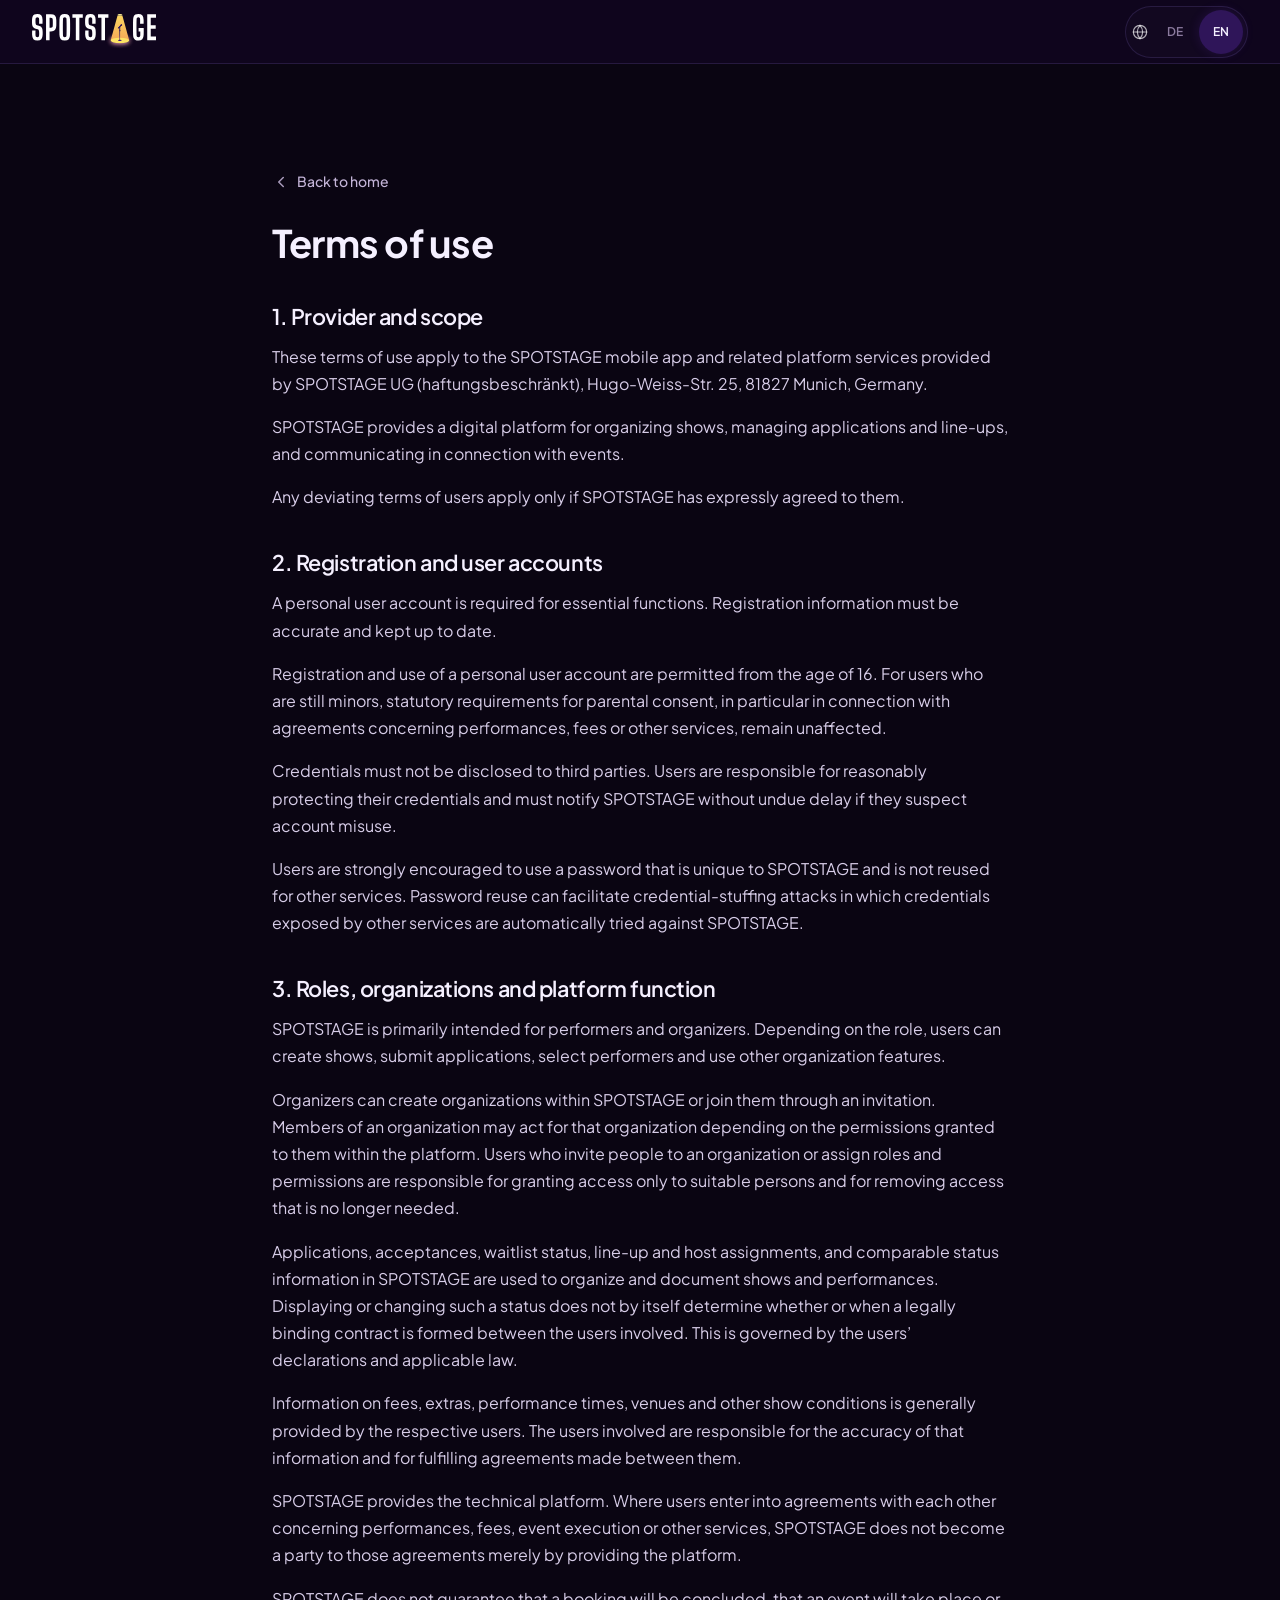
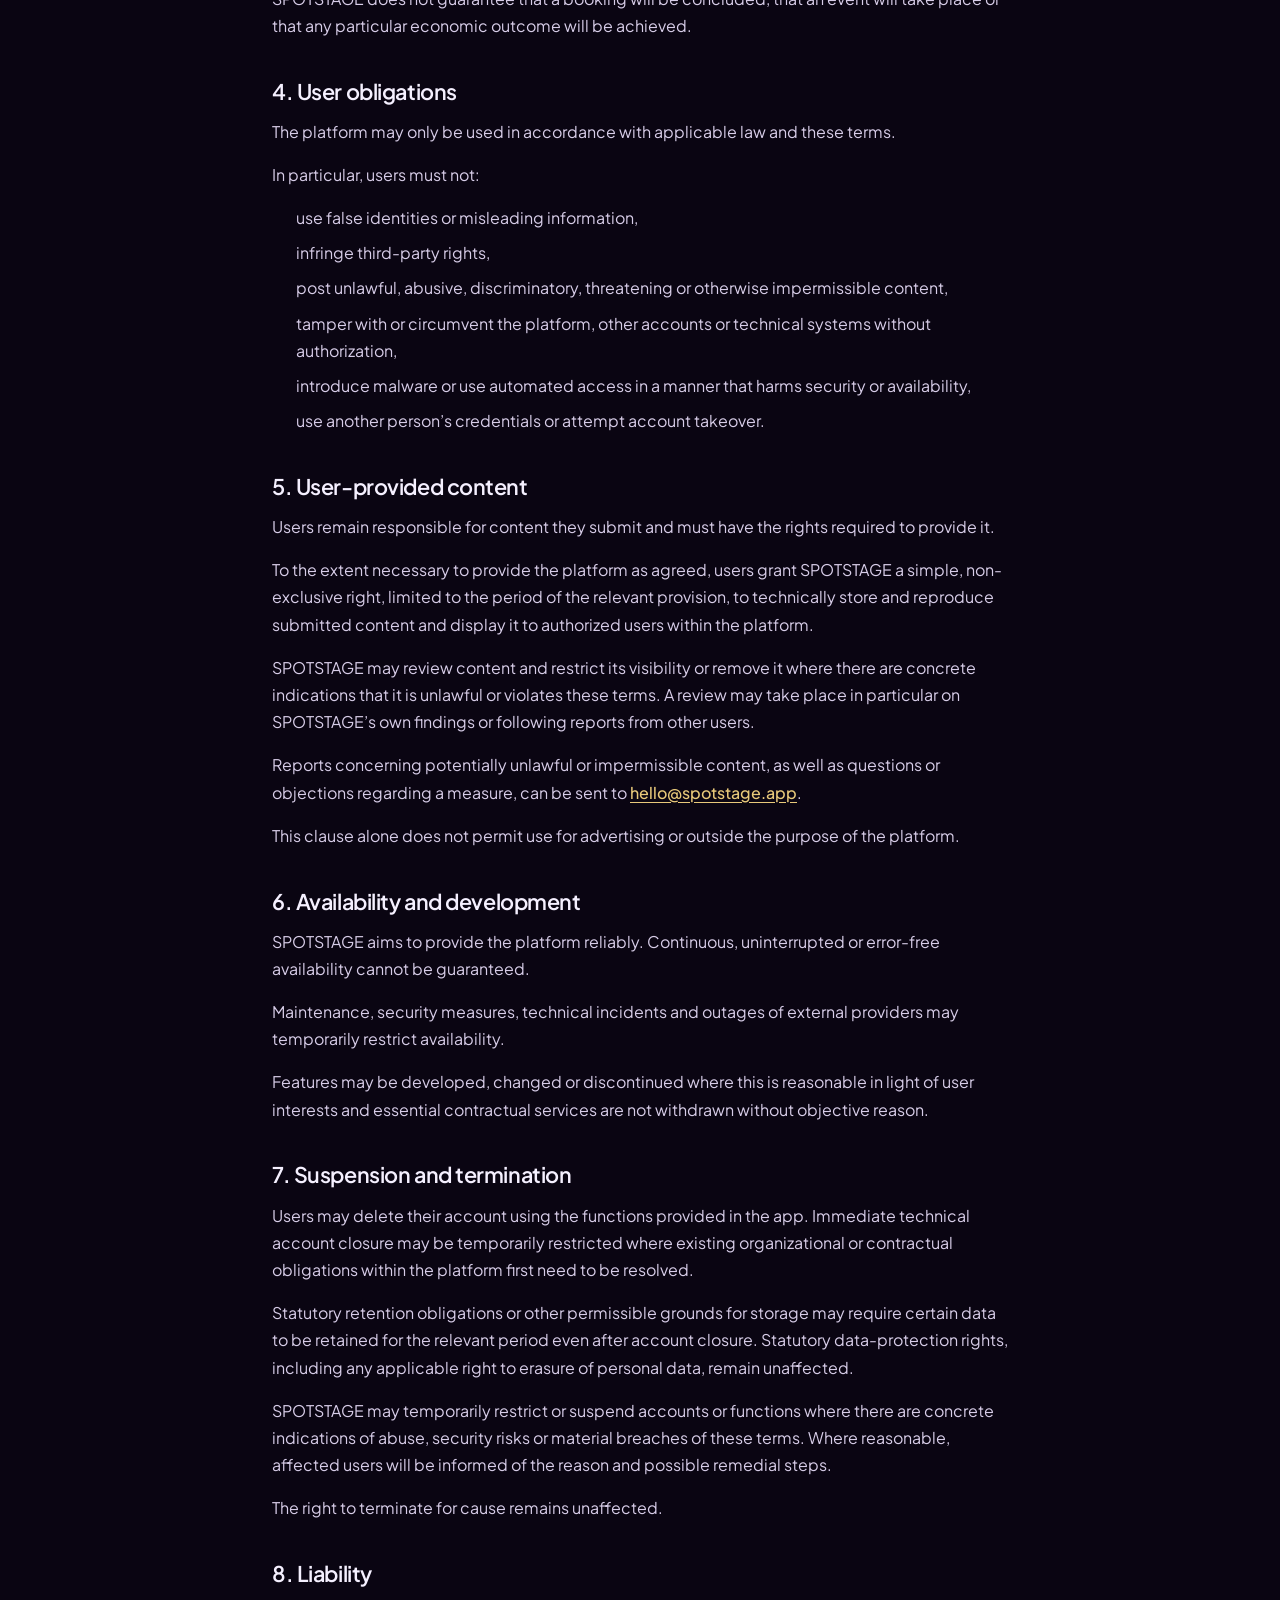
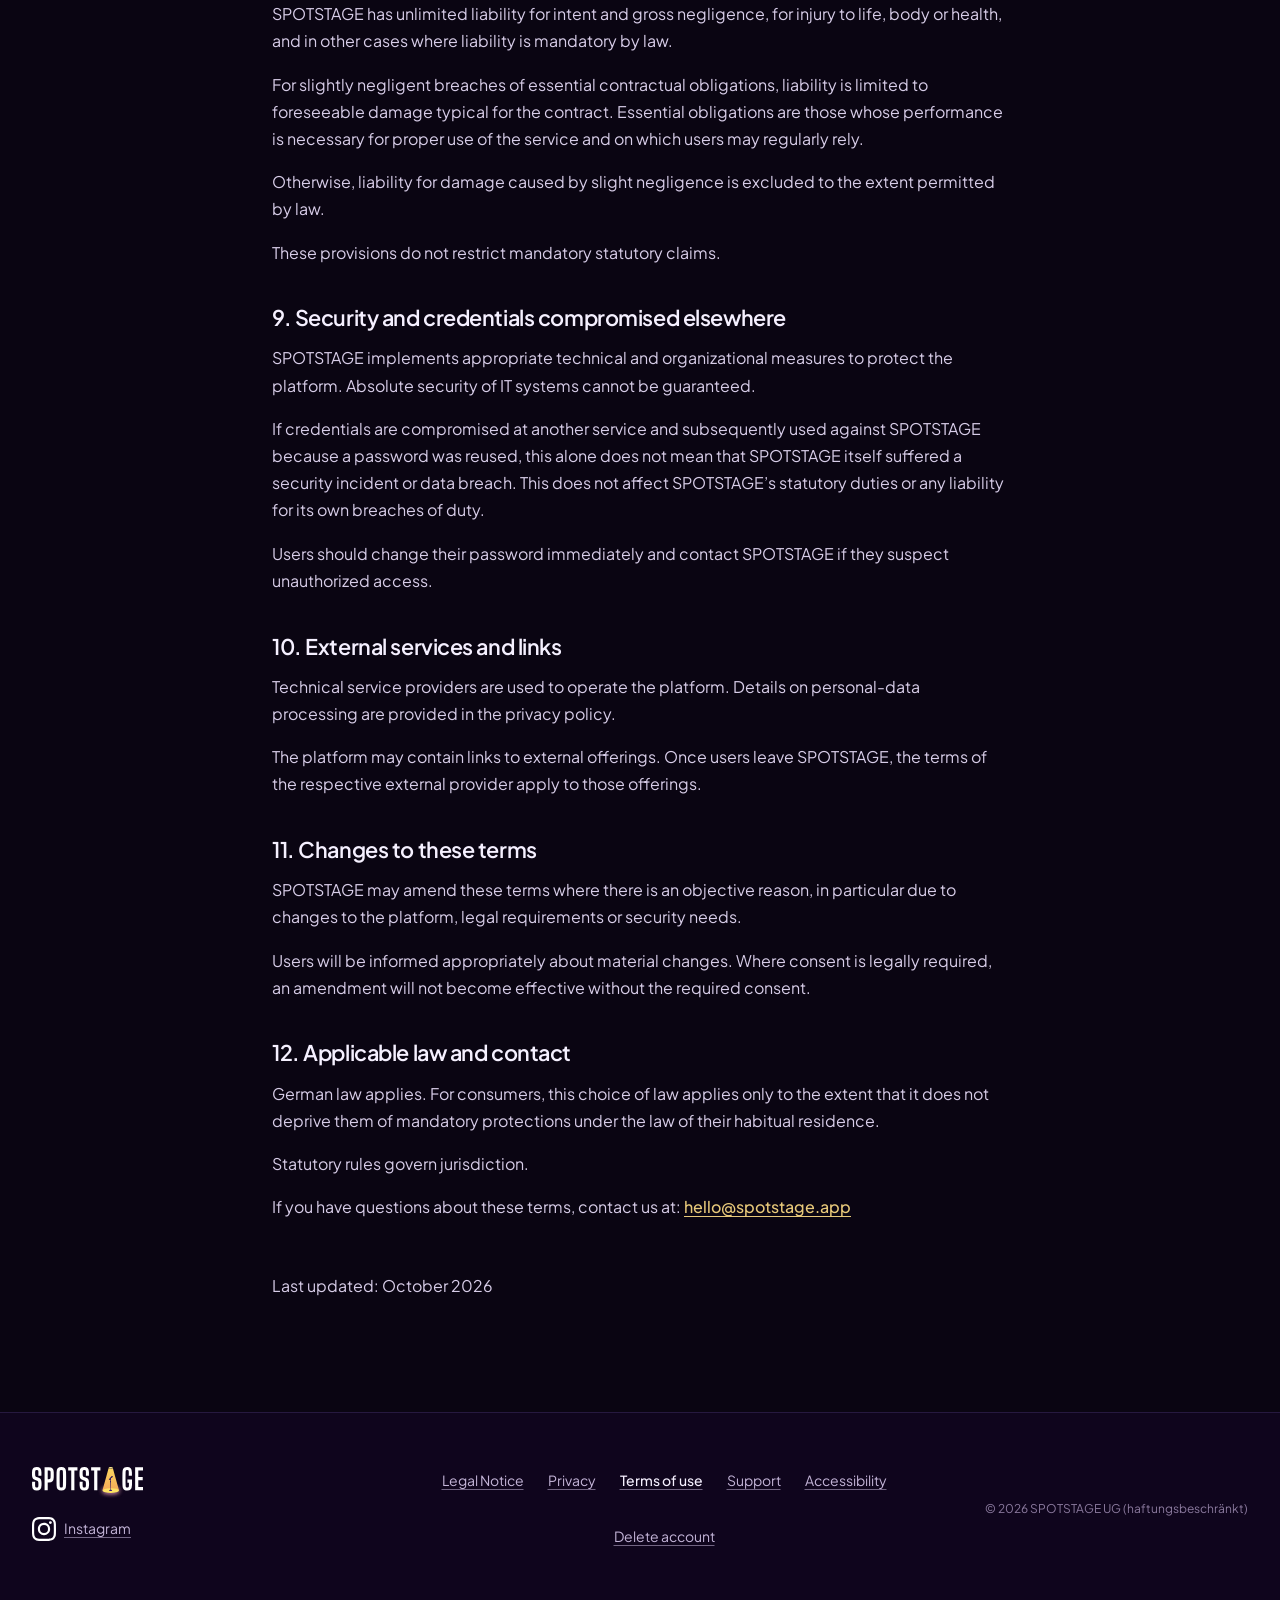
<file: nutzungsbedingungen.html>
<!DOCTYPE html>
<html lang="de">
<head>
  <meta charset="UTF-8">
  <meta name="viewport" content="width=device-width, initial-scale=1.0">
  <link rel="icon" href="images/favicon/favicon.ico" sizes="48x48">
  <link rel="icon" href="images/favicon/favicon.svg" type="image/svg+xml">
  <link rel="icon" href="images/favicon/favicon-96x96.png" type="image/png" sizes="96x96">
  <link rel="apple-touch-icon" href="images/favicon/apple-touch-icon.png">
  <link rel="manifest" href="images/favicon/site.webmanifest">
  <meta name="theme-color" content="#0d0719">
  <meta name="description" content="Nutzungsbedingungen | SPOTSTAGE" data-i18n-attr="legal.termsMeta:content">
  <title data-i18n="legal.termsMeta">Nutzungsbedingungen | SPOTSTAGE</title>
  <link rel="canonical" href="https://spotstage.app/nutzungsbedingungen.html">
  <link rel="stylesheet" href="css/styles.css">
</head>
<body>

  <a href="#main-content" class="skip-link" data-i18n-attr="a11y.skipToMain:aria-label">
    <span data-i18n="a11y.skipToMain">Zum Hauptinhalt springen</span>
  </a>

  <header class="site-header" id="site-header">
    <div class="container site-header__inner">
      <a href="index.html" class="site-header__logo" data-i18n-attr="logo.ariaHome:aria-label">
        <img src="images/logo/spotstage_logo.svg" alt="" width="160" height="46">
        <span class="sr-only">SPOTSTAGE</span>
      </a>
      <div class="site-header__actions">
        <div class="lang-switch" role="group" data-i18n-attr="lang.switchAria:aria-label">
          <span class="lang-switch__icon" aria-hidden="true">
            <svg xmlns="http://www.w3.org/2000/svg" width="16" height="16" viewBox="0 0 24 24" fill="none" stroke="currentColor" stroke-width="1.75" stroke-linecap="round" stroke-linejoin="round" focusable="false">
              <circle cx="12" cy="12" r="10"/>
              <path d="M2 12h20"/>
              <path d="M12 2a15.3 15.3 0 0 1 4 10 15.3 15.3 0 0 1-4 10 15.3 15.3 0 0 1-4-10 15.3 15.3 0 0 1 4-10z"/>
            </svg>
          </span>
          <button type="button" class="lang-switch__btn is-active" data-locale="de" aria-pressed="true" data-i18n-attr="lang.activeDe:aria-label">DE</button>
          <button type="button" class="lang-switch__btn" data-locale="en" aria-pressed="false" data-i18n-attr="lang.labelEn:aria-label">EN</button>
        </div>
      </div>
    </div>
  </header>

  <main id="main-content">
    <section class="section section--legal">
      <div class="container container--narrow legal-page__content">
        <p class="legal-page__back">
          <a href="index.html" class="legal-page__back-link">
            <svg xmlns="http://www.w3.org/2000/svg" width="18" height="18" viewBox="0 0 24 24" fill="none" stroke="currentColor" stroke-width="2" stroke-linecap="round" stroke-linejoin="round" aria-hidden="true" focusable="false">
              <path d="m15 18-6-6 6-6"/>
            </svg>
            <span data-i18n="legal.backToHome">Zurück zur Startseite</span>
          </a>
        </p>

        <h1 data-i18n="legal.termsTitle">Nutzungsbedingungen</h1>

        <section class="legal-page__section">
          <h2 class="section--legal__subheading" data-i18n="legal.termsS1Title"></h2>
          <div data-i18n-html="legal.termsS1Body"></div>
        </section>

        <section class="legal-page__section">
          <h2 class="section--legal__subheading" data-i18n="legal.termsS2Title"></h2>
          <div data-i18n-html="legal.termsS2Body"></div>
        </section>

        <section class="legal-page__section">
          <h2 class="section--legal__subheading" data-i18n="legal.termsS3Title"></h2>
          <div data-i18n-html="legal.termsS3Body"></div>
        </section>

        <section class="legal-page__section">
          <h2 class="section--legal__subheading" data-i18n="legal.termsS4Title"></h2>
          <div data-i18n-html="legal.termsS4Body"></div>
        </section>

        <section class="legal-page__section">
          <h2 class="section--legal__subheading" data-i18n="legal.termsS5Title"></h2>
          <div data-i18n-html="legal.termsS5Body"></div>
        </section>

        <section class="legal-page__section">
          <h2 class="section--legal__subheading" data-i18n="legal.termsS6Title"></h2>
          <div data-i18n-html="legal.termsS6Body"></div>
        </section>

        <section class="legal-page__section">
          <h2 class="section--legal__subheading" data-i18n="legal.termsS7Title"></h2>
          <div data-i18n-html="legal.termsS7Body"></div>
        </section>

        <section class="legal-page__section">
          <h2 class="section--legal__subheading" data-i18n="legal.termsS8Title"></h2>
          <div data-i18n-html="legal.termsS8Body"></div>
        </section>

        <section class="legal-page__section">
          <h2 class="section--legal__subheading" data-i18n="legal.termsS9Title"></h2>
          <div data-i18n-html="legal.termsS9Body"></div>
        </section>

        <section class="legal-page__section">
          <h2 class="section--legal__subheading" data-i18n="legal.termsS10Title"></h2>
          <div data-i18n-html="legal.termsS10Body"></div>
        </section>

        <section class="legal-page__section">
          <h2 class="section--legal__subheading" data-i18n="legal.termsS11Title"></h2>
          <div data-i18n-html="legal.termsS11Body"></div>
        </section>

        <section class="legal-page__section">
          <h2 class="section--legal__subheading" data-i18n="legal.termsS12Title"></h2>
          <div data-i18n-html="legal.termsS12Body"></div>
        </section>

        <p class="section--legal__note" data-i18n="legal.termsUpdated">Stand: Oktober 2026</p>
      </div>
    </section>
  </main>

  <footer class="site-footer">
    <div class="container site-footer__inner">
      <div class="site-footer__brand">
        <a href="index.html" class="site-footer__logo" data-i18n-attr="logo.ariaHome:aria-label">
          <img src="images/logo/spotstage_logo.svg" alt="" width="160" height="46">
          <span class="sr-only">SPOTSTAGE</span>
        </a>
        <a class="site-footer__link site-footer__social" href="https://www.instagram.com/spotstage.app/" aria-label="SPOTSTAGE Instagram">
          <img src="images/social/instagram-white.svg" alt="" width="24" height="24">
          <span>Instagram</span>
        </a>
      </div>
      <nav class="site-footer__nav" data-i18n-attr="footer.navAria:aria-label">
        <ul class="site-footer__list">
          <li><a href="impressum.html" class="site-footer__link" data-i18n="footer.legalNotice">Impressum</a></li>
          <li><a href="datenschutz.html" class="site-footer__link" data-i18n="footer.privacy">Datenschutz</a></li>
          <li><a href="nutzungsbedingungen.html" class="site-footer__link" aria-current="page" data-i18n="footer.terms">Nutzungsbedingungen</a></li>
          <li><a href="support.html" class="site-footer__link" data-i18n="footer.support">Support</a></li>
          <li><a href="barrierefreiheit.html" class="site-footer__link" data-i18n="footer.accessibility">Barrierefreiheit</a></li>
          <li><a href="account-loeschen.html" class="site-footer__link" data-i18n="footer.accountDeletion">Account löschen</a></li>
        </ul>
      </nav>
      <p class="site-footer__copy" data-i18n="footer.copyright">© 2026 SPOTSTAGE UG (haftungsbeschränkt)</p>
    </div>
  </footer>

  <script src="js/translations.js"></script>
  <script src="js/terms-content.js"></script>
  <script src="js/i18n.js" defer></script>
  <script src="js/app.js" defer></script>
</body>
</html>
</file>
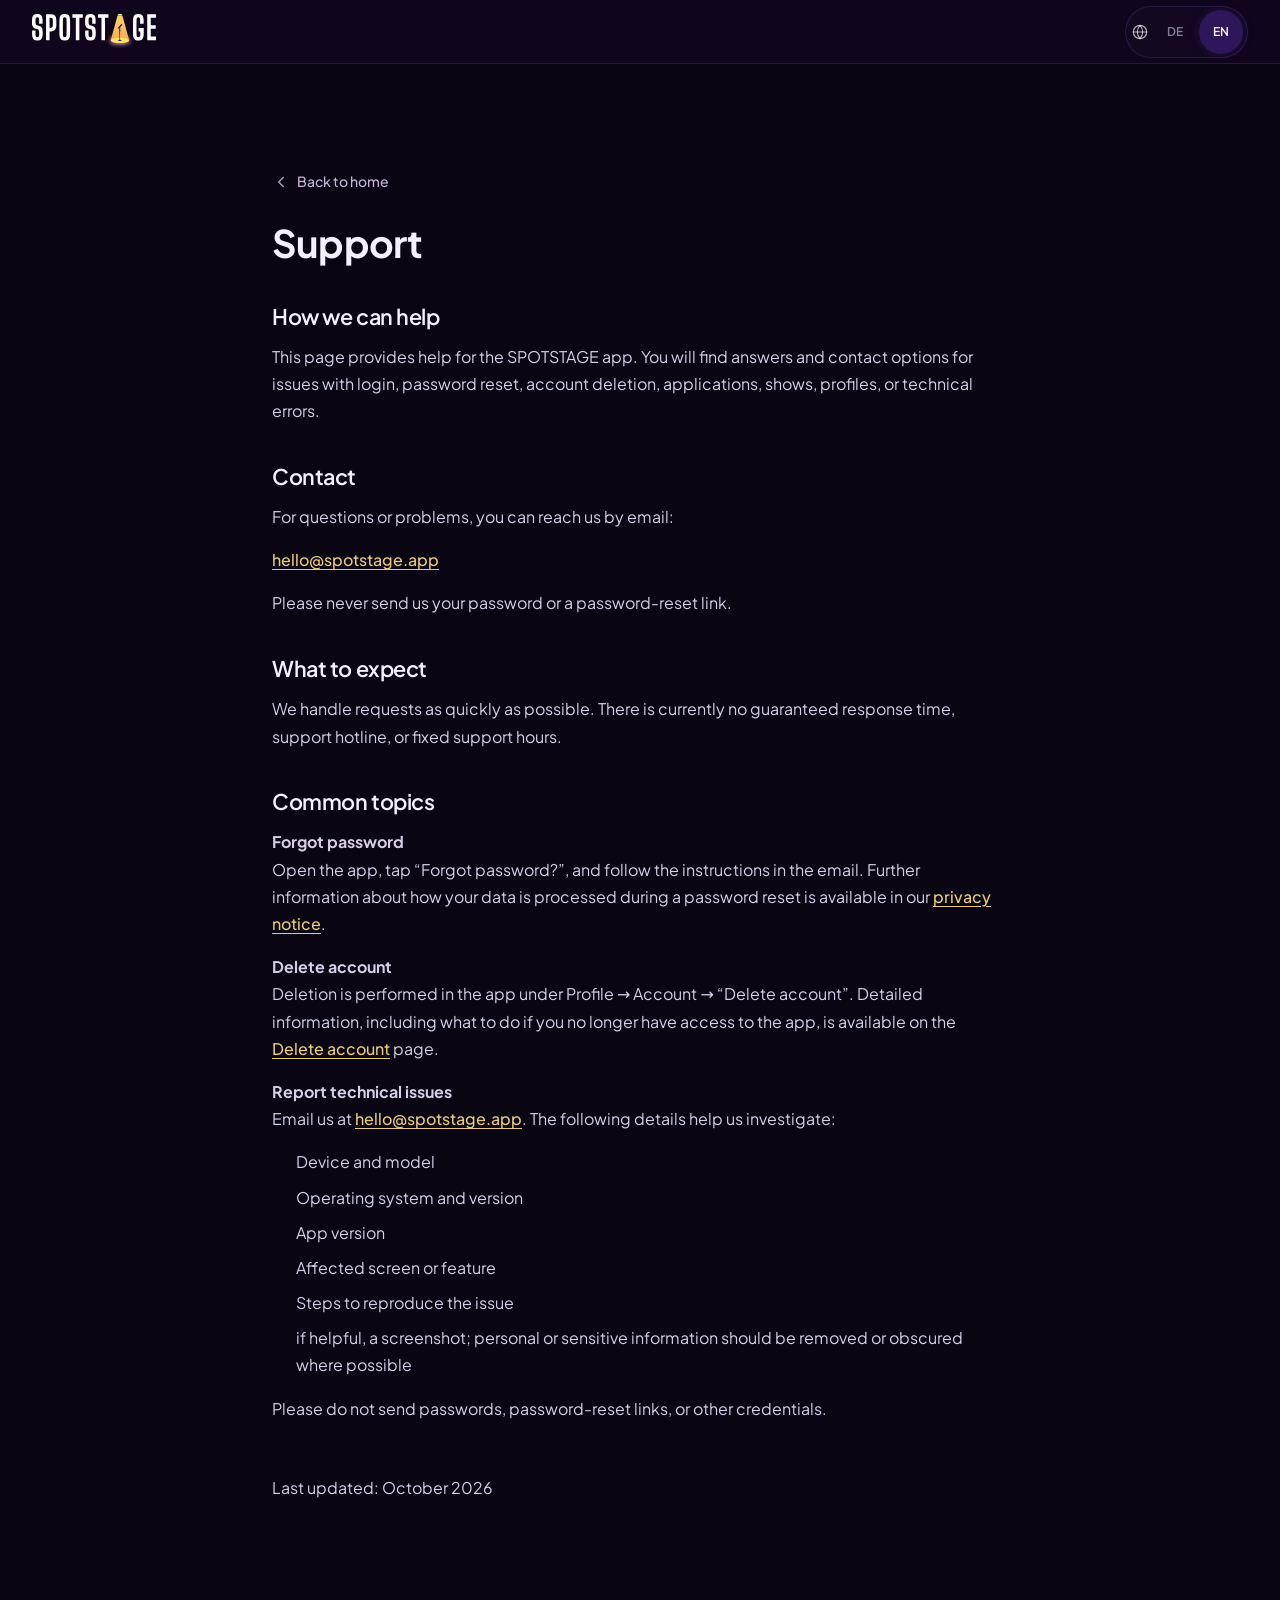
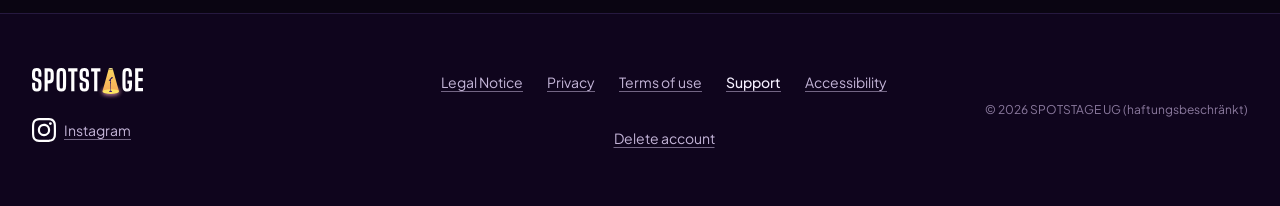
<file: support.html>
<!DOCTYPE html>
<html lang="de">
<head>
  <meta charset="UTF-8">
  <meta name="viewport" content="width=device-width, initial-scale=1.0">
  <link rel="icon" href="images/favicon/favicon.ico" sizes="48x48">
  <link rel="icon" href="images/favicon/favicon.svg" type="image/svg+xml">
  <link rel="icon" href="images/favicon/favicon-96x96.png" type="image/png" sizes="96x96">
  <link rel="apple-touch-icon" href="images/favicon/apple-touch-icon.png">
  <link rel="manifest" href="images/favicon/site.webmanifest">
  <meta name="theme-color" content="#0d0719">
  <meta name="description" content="Support | SPOTSTAGE" data-i18n-attr="legal.supportMeta:content">
  <title data-i18n="legal.supportMeta">Support | SPOTSTAGE</title>
  <link rel="canonical" href="https://spotstage.app/support.html">
  <link rel="stylesheet" href="css/styles.css">
</head>
<body>

  <a href="#main-content" class="skip-link" data-i18n="a11y.skipToMain">Zum Hauptinhalt springen</a>

  <header class="site-header" id="site-header">
    <div class="container site-header__inner">
      <a href="index.html" class="site-header__logo" data-i18n-attr="logo.ariaHome:aria-label">
        <img src="images/logo/spotstage_logo.svg" alt="" width="160" height="46">
        <span class="sr-only">SPOTSTAGE</span>
      </a>

      <div class="site-header__actions">
        <div class="lang-switch" role="group" data-i18n-attr="lang.switchAria:aria-label">
          <span class="lang-switch__icon" aria-hidden="true">
            <svg xmlns="http://www.w3.org/2000/svg" width="16" height="16" viewBox="0 0 24 24" fill="none" stroke="currentColor" stroke-width="1.75" stroke-linecap="round" stroke-linejoin="round" focusable="false">
              <circle cx="12" cy="12" r="10"/>
              <path d="M2 12h20"/>
              <path d="M12 2a15.3 15.3 0 0 1 4 10 15.3 15.3 0 0 1-4 10 15.3 15.3 0 0 1-4-10 15.3 15.3 0 0 1 4-10z"/>
            </svg>
          </span>
          <button type="button" class="lang-switch__btn is-active" data-locale="de" aria-pressed="true" data-i18n-attr="lang.activeDe:aria-label">DE</button>
          <button type="button" class="lang-switch__btn" data-locale="en" aria-pressed="false" data-i18n-attr="lang.labelEn:aria-label">EN</button>
        </div>
      </div>
    </div>
  </header>

  <main id="main-content">
    <section class="section section--legal">
      <div class="container container--narrow legal-page__content">
        <p class="legal-page__back">
          <a href="index.html" class="legal-page__back-link">
            <svg xmlns="http://www.w3.org/2000/svg" width="18" height="18" viewBox="0 0 24 24" fill="none" stroke="currentColor" stroke-width="2" stroke-linecap="round" stroke-linejoin="round" aria-hidden="true" focusable="false">
              <path d="m15 18-6-6 6-6"/>
            </svg>
            <span data-i18n="legal.backToHome">Zurück zur Startseite</span>
          </a>
        </p>

        <h1 data-i18n="legal.supportTitle">Support</h1>

        <section class="legal-page__section">
          <h2 class="section--legal__subheading" data-i18n="legal.supportPurposeHeading">Wobei wir helfen</h2>
          <div data-i18n-html="legal.supportPurposeBody"></div>
        </section>

        <section class="legal-page__section">
          <h2 class="section--legal__subheading" data-i18n="legal.supportContactHeading">Kontakt</h2>
          <div data-i18n-html="legal.supportContactBody"></div>
        </section>

        <section class="legal-page__section">
          <h2 class="section--legal__subheading" data-i18n="legal.supportExpectationsHeading">Was du erwarten kannst</h2>
          <div data-i18n-html="legal.supportExpectationsBody"></div>
        </section>

        <section class="legal-page__section">
          <h2 class="section--legal__subheading" data-i18n="legal.supportHelpHeading">Häufige Themen</h2>
          <div data-i18n-html="legal.supportHelpBody"></div>
        </section>

        <p class="section--legal__note" data-i18n="legal.supportUpdated">Stand: Oktober 2026</p>
      </div>
    </section>
  </main>

  <footer class="site-footer">
    <div class="container site-footer__inner">
      <div class="site-footer__brand">
        <a href="index.html" class="site-footer__logo" data-i18n-attr="logo.ariaHome:aria-label">
          <img src="images/logo/spotstage_logo.svg" alt="" width="160" height="46">
          <span class="sr-only">SPOTSTAGE</span>
        </a>
        <a class="site-footer__link site-footer__social" href="https://www.instagram.com/spotstage.app/" aria-label="SPOTSTAGE Instagram">
          <img src="images/social/instagram-white.svg" alt="" width="24" height="24">
          <span>Instagram</span>
        </a>
      </div>
      <nav class="site-footer__nav" data-i18n-attr="footer.navAria:aria-label">
        <ul class="site-footer__list">
          <li><a href="impressum.html" class="site-footer__link" data-i18n="footer.legalNotice">Impressum</a></li>
          <li><a href="datenschutz.html" class="site-footer__link" data-i18n="footer.privacy">Datenschutz</a></li>
          <li><a href="nutzungsbedingungen.html" class="site-footer__link" data-i18n="footer.terms">Nutzungsbedingungen</a></li>
          <li><a href="support.html" class="site-footer__link" aria-current="page" data-i18n="footer.support">Support</a></li>
          <li><a href="barrierefreiheit.html" class="site-footer__link" data-i18n="footer.accessibility">Barrierefreiheit</a></li>
          <li><a href="account-loeschen.html" class="site-footer__link" data-i18n="footer.accountDeletion">Account löschen</a></li>
        </ul>
      </nav>
      <p class="site-footer__copy" data-i18n="footer.copyright">© 2026 SPOTSTAGE UG (haftungsbeschränkt)</p>
    </div>
  </footer>

  <script src="js/translations.js"></script>
  <script src="js/i18n.js" defer></script>
  <script src="js/app.js" defer></script>
</body>
</html>
</file>
<file: css/styles.css>
/* ==========================================================================
   SPOTSTAGE Website – Styles Foundation
   ========================================================================== */

@import url("fonts.css");

/* --------------------------------------------------------------------------
   CSS Custom Properties
   -------------------------------------------------------------------------- */

:root {
  /* Brand Colors */
  --color-bg-primary: #0a0512;
  --color-test: #100b32;
  --color-bg-secondary: #0f051d;
  --color-bg-elevated: #1e1033;
  --color-bg-card: rgba(30, 16, 51, 0.6);

  --color-purple: #7c3aed;
  --color-purple-light: #a78bfa;
  --color-purple-dark: #5b21b6;

  --color-gold: #d4a853;
  --color-gold-light: #e8c97a;
  --color-gold-dark: #b8923f;

  --gradient-divider: linear-gradient(
    90deg,
    transparent 0%,
    rgba(124, 58, 237, 0.4) 20%,
    rgba(200, 170, 255, 0.55) 50%,
    rgba(212, 168, 83, 0.4) 80%,
    transparent 100%
  );

  /* Audience semantics: Artists = yellow, Organizers = purple/lavender */
  --color-artists: #fecf39;
  --color-organizers: #b78cff;
  --color-artists-soft: rgba(254, 207, 57, 0.16);
  --color-organizers-soft: rgba(183, 140, 255, 0.16);
  --glow-artists: 0 0 36px rgba(254, 207, 57, 0.28);
  --glow-organizers: 0 0 36px rgba(183, 140, 255, 0.32);

  --color-text-primary: #f5f0ff;
  --color-text-secondary: #c4b5d8;
  --color-text-muted: #8b7a9e;

  --color-border: rgba(167, 139, 250, 0.15);
  --color-border-gold: rgba(212, 168, 83, 0.3);

  /* Spotlight */
  --spotlight-color: rgba(124, 58, 237, 0.25);
  --spotlight-gold: rgba(212, 168, 83, 0.08);

  /* Typography */
  --font-family-base: "Plus Jakarta Sans", system-ui, -apple-system, "Segoe UI", Roboto, "Helvetica Neue", Arial, sans-serif;
  --font-family-heading: var(--font-family-base);

  /* Hero */
  --hero-container-max: 88rem;
  --hero-spotlight-gold: rgba(255, 224, 102, 0.55);
  --hero-spotlight-purple: rgba(124, 58, 237, 0.5);
  --hero-spotlight-ambient: rgba(91, 33, 182, 0.35);
  --hero-spotlight-stage: rgba(255, 224, 102, 0.45);
  --hero-phone-shadow:
    0 0 0 1px rgba(167, 139, 250, 0.35),
    0 28px 72px rgba(0, 0, 0, 0.55),
    0 0 72px rgba(124, 58, 237, 0.4);

  --font-size-xs: 0.75rem;
  --font-size-sm: 0.875rem;
  --font-size-base: 1rem;
  --font-size-lg: 1.125rem;
  --font-size-xl: 1.25rem;
  --font-size-2xl: 1.5rem;
  --font-size-3xl: 2rem;
  --font-size-4xl: 2.5rem;
  --font-size-5xl: 3rem;
  --font-size-6xl: 3.75rem;
  --font-size-hero: 4.25rem;

  --font-weight-normal: 400;
  --font-weight-medium: 500;
  --font-weight-semibold: 600;
  --font-weight-bold: 700;
  --font-weight-extrabold: 800;

  --line-height-tight: 1.2;
  --line-height-base: 1.6;
  --line-height-relaxed: 1.75;

  --letter-spacing-tight: -0.02em;
  --letter-spacing-wide: 0.05em;

  /* Spacing */
  --space-xs: 0.25rem;
  --space-sm: 0.5rem;
  --space-md: 1rem;
  --space-lg: 1.5rem;
  --space-xl: 2rem;
  --space-2xl: 3rem;
  --space-3xl: 4rem;
  --space-4xl: 6rem;

  /* Layout */
  --container-max: 72rem;
  --container-narrow: 48rem;
  --container-padding: var(--space-md);

  --header-height: 4rem;

  /* Focus (WCAG 2.4.7) */
  --focus-ring-color: var(--color-purple-light);
  --focus-ring-width: 2px;
  --focus-ring-offset: 3px;

  /* Borders & Radius */
  --radius-sm: 0.375rem;
  --radius-md: 0.75rem;
  --radius-lg: 1rem;
  --radius-xl: 1.5rem;
  --radius-full: 9999px;

  /* Shadows */
  --shadow-sm: 0 1px 2px rgba(0, 0, 0, 0.3);
  --shadow-md: 0 4px 12px rgba(0, 0, 0, 0.4);
  --shadow-lg: 0 8px 32px rgba(0, 0, 0, 0.5);
  --shadow-glow-purple: 0 0 40px rgba(124, 58, 237, 0.3);
  --shadow-glow-gold: 0 0 30px rgba(212, 168, 83, 0.2);

  /* Transitions */
  --transition-fast: 150ms ease;
  --transition-base: 250ms ease;
  --transition-slow: 400ms ease;

  /* Breakpoints (reference – used in media queries below) */
  /* sm: 640px | md: 768px | lg: 1024px | xl: 1280px */
}

/* --------------------------------------------------------------------------
   Global Reset
   -------------------------------------------------------------------------- */

*,
*::before,
*::after {
  box-sizing: border-box;
}

* {
  margin: 0;
  padding: 0;
}

html {
  scroll-behavior: smooth;
  -webkit-text-size-adjust: 100%;
}

@media (prefers-reduced-motion: reduce) {
  html {
    scroll-behavior: auto;
  }

  *,
  *::before,
  *::after {
    animation-duration: 0.01ms !important;
    animation-iteration-count: 1 !important;
    transition-duration: 0.01ms !important;
  }
}

body {
  font-family: var(--font-family-base);
  font-size: var(--font-size-base);
  font-weight: var(--font-weight-normal);
  line-height: var(--line-height-base);
  color: var(--color-text-primary);
  background-color: var(--color-bg-primary);
  min-height: 100vh;
  min-height: 100dvh;
  display: flex;
  flex-direction: column;
  -webkit-font-smoothing: antialiased;
  -moz-osx-font-smoothing: grayscale;
}

#main-content {
  flex: 1 0 auto;
}

#main-content:focus {
  outline: none;
}

:where(section[id], [id="hero"], [id="how-it-works"], [id="future-categories"], [id="download"]) {
  scroll-margin-top: calc(var(--header-height) + 0.75rem);
}

/* Skip link – first focusable element */
.skip-link {
  position: fixed;
  top: 0.75rem;
  left: 0.75rem;
  z-index: 200;
  display: inline-flex;
  align-items: center;
  min-height: 2.75rem;
  padding: 0.5rem 1rem;
  font-size: var(--font-size-sm);
  font-weight: var(--font-weight-semibold);
  color: var(--color-bg-primary);
  background: var(--color-gold-light);
  border-radius: var(--radius-sm);
  box-shadow: var(--shadow-md);
  clip: rect(0 0 0 0);
  clip-path: inset(50%);
  overflow: hidden;
  white-space: nowrap;
}

.skip-link:focus,
.skip-link:focus-visible {
  clip: auto;
  clip-path: none;
  overflow: visible;
  outline: var(--focus-ring-width) solid var(--color-text-primary);
  outline-offset: var(--focus-ring-offset);
}

/* Shared focus ring for controls without bespoke styles */
.nav-toggle:focus-visible,
.lang-switch__btn:focus-visible {
  outline: var(--focus-ring-width) solid var(--focus-ring-color);
  outline-offset: var(--focus-ring-offset);
  border-radius: var(--radius-sm);
}

@media (forced-colors: active) {
  .skip-link:focus-visible,
  .nav-toggle:focus-visible,
  .lang-switch__btn:focus-visible,
  .site-nav__link:focus-visible,
  .site-footer__link:focus-visible,
  .legal-page__link:focus-visible,
  .legal-page__back-link:focus-visible,
  .howto__switch-btn:focus-visible,
  .how-showcase__arrow:focus-visible,
  .how-showcase__dot:focus-visible,
  .vision__cta-btn:focus-visible {
    outline: 2px solid Highlight;
    outline-offset: 2px;
  }

  .howto__switch-btn.is-active,
  .lang-switch__btn.is-active,
  .how-showcase__dot.is-active {
    border: 2px solid Highlight;
  }
}

img,
picture,
video,
svg {
  display: block;
  max-width: 100%;
  height: auto;
}

input,
button,
textarea,
select {
  font: inherit;
  color: inherit;
}

a {
  color: var(--color-gold-light);
  text-decoration: none;
  transition: color var(--transition-fast);
}

a:hover {
  color: var(--color-gold);
}

ul,
ol {
  list-style: none;
}

button {
  cursor: pointer;
  background: none;
  border: none;
}

/* --------------------------------------------------------------------------
   Typography System
   -------------------------------------------------------------------------- */

h1, h2, h3, h4, h5, h6 {
  font-family: var(--font-family-heading);
  font-weight: var(--font-weight-bold);
  line-height: var(--line-height-tight);
  letter-spacing: var(--letter-spacing-tight);
  color: var(--color-text-primary);
}

h1 { font-size: var(--font-size-4xl); }
h2 { font-size: var(--font-size-3xl); }
h3 { font-size: var(--font-size-xl); }
h4 { font-size: var(--font-size-lg); }

p {
  color: var(--color-text-secondary);
}

.legal-page__back {
  margin-bottom: clamp(1.5rem, 4vw, 2rem);
}

.legal-page__back-link {
  display: inline-flex;
  align-items: center;
  gap: 0.45rem;
  min-height: 2.75rem;
  padding: 0.35rem 0.65rem 0.35rem 0.25rem;
  margin-left: -0.25rem;
  font-size: var(--font-size-sm);
  font-weight: var(--font-weight-medium);
  color: var(--color-text-secondary);
  border-radius: var(--radius-sm);
  transition:
    color 180ms ease,
    text-shadow 220ms ease,
    background-color 180ms ease;
}

.legal-page__back-link svg {
  flex-shrink: 0;
  opacity: 0.85;
}

.legal-page__back-link:hover {
  color: var(--color-gold-light);
  text-shadow: 0 0 12px rgba(254, 207, 57, 0.18);
}

.legal-page__back-link:focus-visible {
  color: var(--color-gold-light);
  outline: 2px solid var(--color-purple-light);
  outline-offset: 3px;
  background: rgba(124, 58, 237, 0.1);
}

.legal-page__intro {
  margin-top: calc(var(--space-sm) * -1);
  margin-bottom: var(--space-lg);
  font-size: var(--font-size-sm);
  color: var(--color-text-muted);
}

.legal-page__address {
  margin-bottom: var(--space-md);
  font-style: normal;
  line-height: 1.65;
  color: var(--color-text-secondary);
}

.legal-page__section {
  margin-bottom: clamp(1.75rem, 3.5vw, 2.35rem);
}

.legal-page__section .section--legal__subheading {
  margin-top: 0;
  margin-bottom: 0.75rem;
}

.legal-page__section .section--legal__subheading:first-child {
  margin-top: 0;
}

.legal-page__content {
  max-width: 50rem;
  font-size: 1rem;
  line-height: 1.7;
  color: rgba(228, 218, 245, 0.94);
}

.container--narrow.legal-page__content {
  max-width: 50rem;
}

.legal-page__list {
  margin: 0 0 1rem;
  padding-left: 1.35rem;
  color: rgba(228, 218, 245, 0.94);
}

.legal-page__list li {
  margin-bottom: 0.5rem;
  line-height: 1.7;
  padding-left: 0.15rem;
}

.legal-page__list li:last-child {
  margin-bottom: 0;
}

.legal-page__content p,
.legal-page__content li {
  font-size: 1rem;
  line-height: 1.7;
  color: rgba(228, 218, 245, 0.94);
}

.legal-page__content .legal-page__link {
  overflow-wrap: anywhere;
  word-break: break-word;
}

.legal-page__optional:empty {
  display: none;
}

.section--legal h1 {
  margin-bottom: clamp(1.5rem, 3.5vw, 2.25rem);
  font-size: clamp(1.875rem, 4.5vw, 2.375rem);
  line-height: 1.2;
  letter-spacing: var(--letter-spacing-tight);
}

.section--legal .legal-page__content > h1 {
  margin-top: 0;
}

.section--legal h2,
.section--legal__subheading {
  margin-top: var(--space-xl);
  margin-bottom: var(--space-sm);
  font-size: clamp(1.125rem, 2.2vw, 1.35rem);
  font-weight: var(--font-weight-semibold);
  line-height: 1.35;
  color: var(--color-text-primary);
  overflow-wrap: break-word;
}

.section--legal p {
  margin-bottom: 1rem;
}

.section--legal__note {
  margin-top: clamp(2rem, 4vw, 2.75rem);
  padding-top: var(--space-sm);
  font-size: var(--font-size-sm);
  color: var(--color-text-muted);
}

.legal-page__link {
  font-weight: var(--font-weight-medium);
  color: var(--color-gold-light);
  text-decoration: underline;
  text-underline-offset: 0.2em;
}

.legal-page__link:hover {
  color: var(--color-artists);
}

.legal-page__link:focus-visible {
  outline: 2px solid var(--color-purple-light);
  outline-offset: 3px;
}

/* --------------------------------------------------------------------------
   Container System
   -------------------------------------------------------------------------- */

.container {
  width: 100%;
  max-width: var(--container-max);
  margin-inline: auto;
  padding-inline: var(--container-padding);
}

.container--narrow {
  max-width: var(--container-narrow);
}

.container--wide {
  max-width: var(--hero-container-max);
}

/* --------------------------------------------------------------------------
   Utility Classes
   -------------------------------------------------------------------------- */

.sr-only {
  position: absolute;
  width: 1px;
  height: 1px;
  padding: 0;
  margin: -1px;
  overflow: hidden;
  clip: rect(0, 0, 0, 0);
  white-space: nowrap;
  border: 0;
}

.text-center { text-align: center; }
.text-gold { color: var(--color-gold); }
.text-purple { color: var(--color-purple-light); }
.text-muted { color: var(--color-text-muted); }

.visually-hidden-focusable:not(:focus):not(:focus-within) {
  position: absolute;
  width: 1px;
  height: 1px;
  overflow: hidden;
  clip: rect(0, 0, 0, 0);
}

/* --------------------------------------------------------------------------
   Spotlight Background Helpers
   -------------------------------------------------------------------------- */

.spotlight-bg {
  position: relative;
  overflow: hidden;
}

.spotlight-bg::before {
  content: "";
  position: absolute;
  inset: 0;
  background:
    radial-gradient(ellipse 80% 60% at 50% 0%, var(--spotlight-color), transparent 70%),
    radial-gradient(ellipse 50% 40% at 80% 20%, var(--spotlight-gold), transparent 60%);
  pointer-events: none;
  z-index: 0;
}

.spotlight-bg > .container {
  position: relative;
  z-index: 1;
}

/* --------------------------------------------------------------------------
   Buttons
   -------------------------------------------------------------------------- */

.btn {
  display: inline-flex;
  align-items: center;
  justify-content: center;
  gap: var(--space-sm);
  padding: var(--space-sm) var(--space-lg);
  font-size: var(--font-size-base);
  font-weight: var(--font-weight-semibold);
  line-height: 1;
  border-radius: var(--radius-full);
  border: 2px solid transparent;
  transition:
    background-color var(--transition-base),
    border-color var(--transition-base),
    color var(--transition-base),
    box-shadow var(--transition-base),
    transform var(--transition-fast);
  white-space: nowrap;
}

.btn:hover {
  transform: translateY(-1px);
}

.btn:active {
  transform: translateY(0);
}

.btn--primary {
  background: linear-gradient(135deg, var(--color-gold), var(--color-gold-dark));
  color: var(--color-bg-primary);
  box-shadow: var(--shadow-glow-gold);
}

.btn--primary:hover {
  color: var(--color-bg-primary);
  box-shadow: var(--shadow-glow-gold), var(--shadow-md);
}

.btn--secondary {
  background: transparent;
  color: var(--color-text-primary);
  border-color: var(--color-border-gold);
}

.btn--secondary:hover {
  color: var(--color-gold-light);
  border-color: var(--color-gold);
  background: rgba(212, 168, 83, 0.08);
}

.btn--store {
  min-width: 10rem;
}

/* --------------------------------------------------------------------------
   Cards
   -------------------------------------------------------------------------- */

.card {
  padding: var(--space-xl);
  background: var(--color-bg-card);
  border: 1px solid var(--color-border);
  border-radius: var(--radius-lg);
  backdrop-filter: blur(8px);
  transition:
    border-color var(--transition-base),
    box-shadow var(--transition-base);
}

.card:hover {
  border-color: var(--color-border-gold);
  box-shadow: var(--shadow-glow-purple);
}

.card--compact {
  padding: var(--space-lg);
}

.card__title {
  margin-bottom: var(--space-sm);
  font-size: var(--font-size-lg);
}

.card__text {
  font-size: var(--font-size-sm);
}

/* --------------------------------------------------------------------------
   Grid
   -------------------------------------------------------------------------- */

.grid {
  display: grid;
  gap: var(--space-lg);
}

.grid--3 {
  grid-template-columns: 1fr;
}

.grid--4 {
  grid-template-columns: 1fr;
}

/* --------------------------------------------------------------------------
   Sections
   -------------------------------------------------------------------------- */

.section {
  padding-block: var(--space-3xl);
}

.section--alt {
  background-color: var(--color-bg-secondary);
}

.section--download {
  position: relative;
  overflow: hidden;
  padding-block: clamp(4.5rem, 10vw, 7rem);
  background:
    radial-gradient(ellipse 60% 50% at 50% 0%, rgba(124, 58, 237, 0.14) 0%, transparent 65%),
    radial-gradient(ellipse 55% 42% at 50% 100%, rgba(254, 207, 57, 0.07) 0%, transparent 68%),
    linear-gradient(180deg, var(--color-bg-primary) 0%, #0b0614 48%, var(--color-bg-primary) 100%);
}

.section--legal {
  padding-block: clamp(2.5rem, 6vw, 4rem);
  padding-bottom: clamp(3.25rem, 8vw, 5.5rem);
}

.section__header {
  text-align: center;
  margin-bottom: var(--space-2xl);
  max-width: 40rem;
  margin-inline: auto;
}

.section__heading {
  margin-bottom: var(--space-md);
}

.section__subheading {
  font-size: var(--font-size-lg);
  color: var(--color-text-secondary);
  line-height: var(--line-height-base);
}

.section--benefits-cta {
  position: relative;
  z-index: 1;
  background: transparent;
}

.section--benefits-cta {
  padding-top: var(--space-md);
  padding-bottom: var(--space-3xl);
}

.comparison__panel {
  position: relative;
  overflow: hidden;
  padding: var(--space-md) var(--space-lg);
  border-radius: var(--radius-xl);
  border: 1px solid var(--color-border);
  background: linear-gradient(
    165deg,
    rgba(30, 16, 50, 0.72) 0%,
    rgba(18, 10, 32, 0.62) 50%,
    rgba(14, 8, 24, 0.7) 100%
  );
  backdrop-filter: blur(10px);
  box-shadow:
    inset 0 1px 0 rgba(255, 255, 255, 0.05),
    0 8px 28px rgba(0, 0, 0, 0.2);
}

.comparison__panel::before {
  content: "";
  position: absolute;
  width: 14rem;
  height: 14rem;
  border-radius: var(--radius-full);
  filter: blur(48px);
  pointer-events: none;
  opacity: 0.45;
}

.comparison__panel--artist {
  border-color: rgba(254, 207, 57, 0.26);
  border-top-color: rgba(254, 207, 57, 0.34);
  border-left-color: rgba(254, 207, 57, 0.3);
  background: linear-gradient(
    158deg,
    rgba(32, 26, 44, 0.74) 0%,
    rgba(24, 18, 36, 0.64) 48%,
    rgba(16, 12, 28, 0.72) 100%
  );
  box-shadow:
    inset 0 1px 0 rgba(254, 207, 57, 0.08),
    inset 0 0 48px rgba(254, 207, 57, 0.05),
    0 0 28px rgba(254, 207, 57, 0.08),
    0 8px 28px rgba(0, 0, 0, 0.22);
}

.comparison__panel--artist::before {
  top: -5rem;
  left: -4rem;
  background: rgba(254, 207, 57, 0.22);
}

.comparison__panel--organizer {
  border-color: rgba(167, 139, 250, 0.28);
  border-top-color: rgba(167, 139, 250, 0.36);
  border-right-color: rgba(124, 58, 237, 0.32);
  background: linear-gradient(
    158deg,
    rgba(40, 22, 68, 0.76) 0%,
    rgba(26, 14, 46, 0.64) 48%,
    rgba(16, 10, 30, 0.72) 100%
  );
  box-shadow:
    inset 0 1px 0 rgba(167, 139, 250, 0.1),
    inset 0 0 48px rgba(124, 58, 237, 0.07),
    0 0 28px rgba(124, 58, 237, 0.1),
    0 8px 28px rgba(0, 0, 0, 0.22);
}

.comparison__panel--organizer::before {
  top: -5rem;
  right: -4rem;
  left: auto;
  background: rgba(124, 58, 237, 0.28);
}

.comparison__panel-title {
  margin-bottom: var(--space-xs);
  font-size: clamp(var(--font-size-xl), 2.5vw, var(--font-size-2xl));
  font-weight: var(--font-weight-bold);
  line-height: var(--line-height-tight);
  letter-spacing: var(--letter-spacing-tight);
}

.comparison__panel--artist .comparison__panel-title {
  color: var(--color-artists);
}

.comparison__panel--organizer  .comparison__panel-title {
  color: var(--color-organizers);
}

.comparison__panel--organizer .vision-card__title.comparison__panel-title {
  color: var(--color-organizers);
  margin-top: 1rem;
}

.comparison__panel-subline {
  margin: 0;
  font-size: var(--font-size-sm);
  font-weight: var(--font-weight-medium);
  color: rgba(245, 240, 255, 0.72);
}

/* CTA */

.benefits-cta {
  display: flex;
  flex-direction: column;
  align-items: center;
  justify-content: center;
  gap: var(--space-md);
  max-width: 40rem;
  margin-inline: auto;
  padding: var(--space-lg) var(--space-md);
  border-radius: var(--radius-lg);
  text-align: center;
  border: 1px solid rgba(167, 139, 250, 0.12);
  background: rgba(18, 10, 32, 0.55);
  box-shadow: 0 8px 24px rgba(0, 0, 0, 0.18);
}

.benefits-cta__copy {
  display: flex;
  flex-direction: column;
  align-items: center;
  gap: var(--space-xs);
}

.benefits-cta__heading {
  margin: 0;
  font-size: clamp(var(--font-size-lg), 2.5vw, var(--font-size-xl));
  font-weight: var(--font-weight-bold);
  line-height: var(--line-height-tight);
  letter-spacing: var(--letter-spacing-tight);
}

.benefits-cta__text {
  margin: 0;
  font-size: var(--font-size-sm);
  line-height: 1.4;
  color: var(--color-text-muted);
}

.benefits-cta__stores {
  justify-content: center;
  animation: none;
}

.benefits-cta__stores .hero-section__store-badge {
  transition: opacity var(--transition-fast);
}

.benefits-cta__stores .hero-section__store-badge:hover {
  transform: none;
  box-shadow: none;
  filter: none;
  opacity: 0.88;
}

/* --------------------------------------------------------------------------
   Header & Navigation
   -------------------------------------------------------------------------- */

.site-header {
  position: sticky;
  top: 0;
  z-index: 100;
  height: var(--header-height);
  background: var(--color-bg-secondary);
  backdrop-filter: blur(12px);
  border-bottom: 1px solid var(--color-border);
}

.site-header__inner {
  display: flex;
  align-items: center;
  justify-content: space-between;
  gap: var(--space-md);
  height: 100%;
  max-width: var(--hero-container-max);
}

.site-header__logo {
  flex-shrink: 0;
}

.site-header__logo img {
  height: 2.25rem;
  width: auto;
}

.site-header__actions {
  display: flex;
  align-items: center;
  gap: var(--space-md);
  margin-left: auto;
  flex-shrink: 0;
}

.nav-toggle {
  display: flex;
  flex-direction: column;
  justify-content: center;
  flex: 0 0 auto;
  order: 3;
  gap: 5px;
  width: 2.75rem;
  height: 2.75rem;
  padding: var(--space-sm);
  z-index: 110;
  border-radius: var(--radius-sm);
}

.nav-toggle__bar {
  display: block;
  width: 100%;
  height: 2px;
  background-color: var(--color-text-primary);
  border-radius: var(--radius-full);
  transition: transform var(--transition-base), opacity var(--transition-base);
}

.nav-toggle[aria-expanded="true"] .nav-toggle__bar:nth-child(1) {
  transform: translateY(7px) rotate(45deg);
}

.nav-toggle[aria-expanded="true"] .nav-toggle__bar:nth-child(2) {
  opacity: 0;
}

.nav-toggle[aria-expanded="true"] .nav-toggle__bar:nth-child(3) {
  transform: translateY(-7px) rotate(-45deg);
}

.site-nav {
  display: none;
}

.site-nav__list {
  display: flex;
  flex-direction: column;
  gap: var(--space-md);
}

/* Mobile navigation overlay (< 1024px) */

body.nav-open {
  overflow: hidden;
}

body.nav-open .site-header,
body.nav-open .site-nav.is-open {
  touch-action: auto;
}

body.nav-open .site-header {
  z-index: 110;
  background: #0d0719;
  backdrop-filter: none;
  border-bottom-color: rgba(255, 255, 255, 0.06);
}

@media (max-width: 1023px) {
  body.nav-open .site-header__actions {
    gap: var(--space-lg);
  }

  body.nav-open .nav-toggle__bar {
    height: 1.5px;
  }

  .site-nav.is-open {
    display: block;
    position: fixed;
    top: var(--header-height);
    left: 0;
    right: 0;
    bottom: 0;
    z-index: 100;
    overflow-x: hidden;
    overflow-y: auto;
    overscroll-behavior: contain;
    -webkit-overflow-scrolling: touch;
    background:
      radial-gradient(
        circle at 85% 10%,
        rgba(126, 76, 255, 0.14),
        transparent 22rem
      ),
      linear-gradient(180deg, #0d0719 0%, #130a29 100%);
    animation: site-nav-overlay-in 220ms ease forwards;
  }

  .mobile-nav__inner {
    display: flex;
    flex-direction: column;
    width: 100%;
    min-height: 100%;
    padding:
      0.35rem 0
      max(1.5rem, env(safe-area-inset-bottom));
    animation: site-nav-panel-in 220ms ease forwards;
  }

  .mobile-nav__primary {
    flex: 0 0 auto;
  }

  .mobile-nav__links,
  .mobile-nav__cta {
    gap: 0;
    width: 100%;
    margin: 0;
    padding: 0;
    list-style: none;
  }

  .mobile-nav__links > li,
  .mobile-nav__cta > li {
    width: 100%;
  }

  .mobile-nav__cta-divider {
    height: 1px;
    margin: 0.5rem 1.5rem 0.15rem;
    background: rgba(255, 255, 255, 0.06);
  }

  .mobile-nav__links .site-nav__link,
  .mobile-nav__cta .site-nav__link {
    position: relative;
    z-index: 0;
    display: flex;
    align-items: center;
    justify-content: flex-start;
    width: 100%;
    min-height: 3.25rem;
    padding: 0.85rem 1.375rem;
    font-size: clamp(1.05rem, 4vw, 1.125rem);
    font-weight: var(--font-weight-semibold);
    color: rgba(235, 225, 255, 0.94);
    text-align: left;
    border-bottom: 1px solid rgba(255, 255, 255, 0.06);
    isolation: isolate;
    transition:
      color 180ms ease,
      text-shadow 220ms ease,
      transform 180ms ease;
  }

  .mobile-nav__cta .site-nav__link {
    border-bottom: none;
    margin-top: 0.15rem;
    padding-top: 1rem;
    padding-bottom: 1rem;
  }

  .mobile-nav__links .site-nav__link::before,
  .mobile-nav__cta .site-nav__link::before {
    content: "";
    position: absolute;
    left: 0.75rem;
    top: 50%;
    z-index: -1;
    width: min(18rem, 72%);
    height: 160%;
    border-radius: var(--radius-full);
    background:
      radial-gradient(
        ellipse at center,
        rgba(254, 207, 57, 0.18) 0%,
        rgba(214, 142, 255, 0.1) 42%,
        transparent 72%
      );
    filter: blur(12px);
    opacity: 0;
    pointer-events: none;
    transform: translateY(-50%) scale(0.94);
    transition:
      opacity 220ms ease,
      transform 220ms ease;
  }

  .mobile-nav__cta .site-nav__link::before {
    background:
      radial-gradient(
        ellipse at center,
        rgba(254, 207, 57, 0.28) 0%,
        rgba(254, 207, 57, 0.12) 40%,
        transparent 72%
      );
  }

  .mobile-nav__links .site-nav__link:hover,
  .mobile-nav__links .site-nav__link:focus-visible {
    color: #fff6cc;
    text-shadow: 0 0 14px rgba(254, 207, 57, 0.2);
    transform: translateX(3px);
  }

  .mobile-nav__links .site-nav__link:hover::before,
  .mobile-nav__links .site-nav__link:focus-visible::before {
    opacity: 1;
    transform: translateY(-50%) scale(1);
  }

  .mobile-nav__links .site-nav__link:focus-visible,
  .mobile-nav__cta .site-nav__link:focus-visible {
    outline: 2px solid var(--color-purple-light);
    outline-offset: -2px;
  }

  .mobile-nav__links .site-nav__link.is-active {
    color: #f8efd4;
    box-shadow: inset 3px 0 0 var(--color-artists);
    text-shadow: 0 0 10px rgba(254, 207, 57, 0.16);
  }

  .mobile-nav__links .site-nav__link.is-active::before {
    opacity: 0.45;
    transform: translateY(-50%) scale(0.98);
  }

  .mobile-nav__cta .site-nav__link--cta {
    color: var(--color-artists);
    font-weight: var(--font-weight-bold);
  }

  .mobile-nav__cta .site-nav__link--cta::after {
    content: "";
    flex-shrink: 0;
    width: 0.55rem;
    height: 0.55rem;
    margin-left: auto;
    border-right: 2px solid currentColor;
    border-bottom: 2px solid currentColor;
    transform: rotate(-45deg);
    opacity: 0.9;
    transition: transform 180ms ease;
  }

  .mobile-nav__cta .site-nav__link--cta:hover,
  .mobile-nav__cta .site-nav__link--cta:focus-visible {
    color: #fff0a8;
    text-shadow: 0 0 16px rgba(254, 207, 57, 0.28);
    transform: translateX(3px);
  }

  .mobile-nav__cta .site-nav__link--cta:hover::before,
  .mobile-nav__cta .site-nav__link--cta:focus-visible::before {
    opacity: 1;
    transform: translateY(-50%) scale(1);
  }

  .mobile-nav__cta .site-nav__link--cta:hover::after,
  .mobile-nav__cta .site-nav__link--cta:focus-visible::after {
    transform: rotate(-45deg) translate(2px, -2px);
  }

  .mobile-nav__cta .site-nav__link--cta.is-active {
    color: var(--color-artists);
    box-shadow: inset 3px 0 0 rgba(254, 207, 57, 0.75);
  }

  .mobile-nav__footer {
    margin-top: auto;
    padding:
      1.35rem 1.5rem
      max(0.5rem, env(safe-area-inset-bottom));
    border-top: 1px solid rgba(255, 255, 255, 0.06);
  }

  .mobile-nav__claim {
    margin: 0 0 0.85rem;
    max-width: 16rem;
    font-size: var(--font-size-sm);
    line-height: 1.45;
    color: rgba(200, 188, 230, 0.72);
  }

  .mobile-nav__legal-links {
    display: flex;
    flex-wrap: wrap;
    gap: 0.35rem 1rem;
    margin: 0;
    padding: 0;
    list-style: none;
  }

  .mobile-nav__legal-link {
    display: inline-flex;
    align-items: center;
    min-height: 2.5rem;
    padding: 0.2rem 0;
    font-size: var(--font-size-xs);
    color: rgba(180, 168, 210, 0.82);
    transition: color 180ms ease;
  }

  .mobile-nav__legal-link:hover {
    color: var(--color-gold-light);
  }

  .mobile-nav__legal-link:focus-visible {
    color: var(--color-gold-light);
    outline: 2px solid var(--color-purple-light);
    outline-offset: 3px;
    border-radius: var(--radius-sm);
  }
}

@keyframes site-nav-overlay-in {
  from {
    opacity: 0;
  }

  to {
    opacity: 1;
  }
}

@keyframes site-nav-panel-in {
  from {
    opacity: 0;
    transform: translateY(-8px);
  }

  to {
    opacity: 1;
    transform: translateY(0);
  }
}

@media (prefers-reduced-motion: reduce) {
  .site-nav.is-open,
  .site-nav__panel,
  .mobile-nav__inner {
    animation: none;
  }

  .mobile-nav__links .site-nav__link:hover,
  .mobile-nav__links .site-nav__link:focus-visible,
  .mobile-nav__cta .site-nav__link--cta:hover,
  .mobile-nav__cta .site-nav__link--cta:focus-visible {
    transform: none;
  }

  .mobile-nav__cta .site-nav__link--cta:hover::after,
  .mobile-nav__cta .site-nav__link--cta:focus-visible::after {
    transform: rotate(-45deg);
  }
}

.site-nav__list > li {
  overflow: visible;
}

.site-nav__link {
  position: relative;
  z-index: 0;
  display: inline-flex;
  align-items: center;
  justify-content: center;
  padding: var(--space-sm) 0;
  font-size: var(--font-size-lg);
  font-weight: var(--font-weight-medium);
  color: var(--color-text-primary);
  isolation: isolate;
  transition:
    color 180ms ease,
    text-shadow 220ms ease,
    transform 180ms ease;
}

.site-nav__link::before {
  content: "";
  position: absolute;
  left: 50%;
  top: 50%;
  z-index: -1;
  width: 130%;
  height: 200%;
  border-radius: var(--radius-full);
  background:
    radial-gradient(
      ellipse at center,
      rgba(254, 207, 57, 0.22) 0%,
      rgba(254, 207, 57, 0.12) 35%,
      rgba(214, 142, 255, 0.08) 55%,
      transparent 78%
    );
  filter: blur(14px);
  opacity: 0;
  pointer-events: none;
  transform: translate(-50%, -50%) scale(0.9);
  transition:
    opacity 220ms ease,
    transform 220ms ease,
    filter 220ms ease;
}

.site-nav__link--cta {
  color: var(--color-artists);
}

/* Touch / coarse pointer: keep hover minimal, no spotlight bloom */
@media (hover: none) {
  .site-nav__link:active,
  .site-nav__link.is-active {
    color: var(--color-gold-light);
  }

  .site-nav__link--cta:active,
  .site-nav__link--cta.is-active {
    color: var(--color-artists);
  }
}

/* Desktop pointer: spotlight hover, focus and active section */
@media (hover: hover) and (pointer: fine) {
  .site-nav__link:hover,
  .site-nav__link:focus-visible {
    color: #fff6cc;
    text-shadow:
      0 0 10px rgba(254, 207, 57, 0.35),
      0 0 24px rgba(254, 207, 57, 0.18);
    transform: translateY(-1px);
  }

  .site-nav__link:hover::before,
  .site-nav__link:focus-visible::before {
    opacity: 1;
    transform: translate(-50%, -50%) scale(1);
  }

  .site-nav__link.is-active {
    color: #f8efd4;
    text-shadow:
      0 0 8px rgba(254, 207, 57, 0.22),
      0 0 18px rgba(254, 207, 57, 0.1);
  }

  .site-nav__link.is-active::before {
    opacity: 0.55;
    transform: translate(-50%, -50%) scale(0.95);
  }

  .site-nav__link.is-active:hover,
  .site-nav__link.is-active:focus-visible {
    color: #fff6cc;
    text-shadow:
      0 0 10px rgba(254, 207, 57, 0.35),
      0 0 24px rgba(254, 207, 57, 0.18);
  }

  .site-nav__link.is-active:hover::before,
  .site-nav__link.is-active:focus-visible::before {
    opacity: 1;
    transform: translate(-50%, -50%) scale(1);
  }

  .site-nav__link--cta.is-active {
    color: var(--color-artists);
    text-shadow:
      0 0 8px rgba(254, 207, 57, 0.28),
      0 0 16px rgba(254, 207, 57, 0.12);
  }

  .site-nav__link--cta:hover,
  .site-nav__link--cta:focus-visible {
    color: #fff0a8;
  }
}

.site-nav__link:focus-visible {
  outline: 2px solid var(--color-purple-light);
  outline-offset: 4px;
}

@media (prefers-reduced-motion: reduce) {
  .site-nav__link,
  .site-nav__link::before {
    transition-duration: 0.01ms;
  }

  .site-nav__link:hover,
  .site-nav__link:focus-visible,
  .site-nav__link.is-active:hover,
  .site-nav__link.is-active:focus-visible {
    transform: none;
  }
}

/* Language switch */

.lang-switch {
  display: inline-flex;
  align-items: center;
  flex: 0 0 auto;
  order: 2;
  gap: 2px;
  min-width: 5.5rem;
  padding: 3px 4px 3px 6px;
  border-radius: var(--radius-full);
  border: 1px solid var(--color-border);
  background: rgba(20, 10, 36, 0.6);
}

.lang-switch__icon {
  display: inline-flex;
  align-items: center;
  justify-content: center;
  flex: 0 0 auto;
  width: 1rem;
  height: 1rem;
  margin-right: 0.2rem;
  color: rgba(255, 255, 255, 0.68);
}

.lang-switch__icon svg {
  display: block;
  width: 100%;
  height: 100%;
}

.lang-switch__btn {
  min-width: 2.75rem;
  min-height: 2.75rem;
  padding: 0.35rem 0.55rem;
  font-size: var(--font-size-xs);
  font-weight: var(--font-weight-semibold);
  letter-spacing: 0.04em;
  color: var(--color-text-muted);
  border-radius: var(--radius-full);
  transition:
    color var(--transition-fast),
    background-color var(--transition-fast);
}

.lang-switch__btn:hover {
  color: var(--color-text-primary);
}

.lang-switch__btn.is-active {
  color: var(--color-text-primary);
  background: rgba(124, 58, 237, 0.28);
  box-shadow: 0 0 12px rgba(124, 58, 237, 0.15);
}

/* --------------------------------------------------------------------------
   Hero Section
   -------------------------------------------------------------------------- */

.hero-section {
  position: relative;
  min-height: calc(100svh - var(--header-height));
  display: flex;
  align-items: center;
  padding-block: var(--space-lg);
  overflow: hidden;
  background:
    radial-gradient(circle at 8% 30%, rgba(59, 28, 133, 0.16), transparent 36%),
    radial-gradient(circle at 72% 8%, rgba(254, 207, 57, 0.06), transparent 28%),
    linear-gradient(165deg, #040612 0%, #0a0830 38%, #14104a 72%, #0b0824 100%);
}

.hero-section__spotlight {
  position: absolute;
  z-index: 0;
  left: 50%;
  bottom: 0;
  width: min(56rem, 160%);
  height: 220%;
  transform: translateX(-50%);
  pointer-events: none;
  overflow: visible;
}

.hero-section__spotlight::after {
  content: "";
  position: absolute;
  inset: 0;
  background-image:
    radial-gradient(circle, rgba(254, 207, 57, 0.18) 0 1px, transparent 1px),
    radial-gradient(circle, rgba(214, 142, 255, 0.14) 0 1px, transparent 1px);
  background-size: 180px 180px, 260px 260px;
  background-position: 50% 28%, 50% 48%;
  opacity: 0.18;
  filter: blur(0.4px);
}

.hero-section__spotlight-layer {
  position: absolute;
  left: 50%;
  transform: translateX(-50%);
  pointer-events: none;
}

/* Warm source glow bleeding from top, fading into purple haze */
.hero-section__spotlight-layer--gold {
  top: 0;
  width: 36rem;
  height: 55%;
  background:
    radial-gradient(
      ellipse 130% 16% at 50% 10%,
      rgba(255, 242, 190, 0.78) 0%,
      rgba(254, 207, 57, 0.46) 20%,
      rgba(255, 178, 92, 0.2) 42%,
      rgba(151, 71, 255, 0.1) 58%,
      transparent 76%
    ),
    radial-gradient(
      ellipse 75% 52% at 48% 38%,
      rgba(254, 207, 57, 0.18) 0%,
      rgba(180, 110, 255, 0.12) 36%,
      rgba(120, 40, 210, 0.06) 56%,
      transparent 74%
    );
  filter: blur(58px);
  opacity: 0.82;
  mix-blend-mode: screen;
}

.hero-section__spotlight-layer--gold::after {
  content: "";
  position: absolute;
  top: 6%;
  left: 50%;
  transform: translateX(-50%);
  width: 16rem;
  height: 11rem;
  background:
    radial-gradient(
      ellipse at center,
      rgba(255, 248, 220, 0.72) 0%,
      rgba(254, 207, 57, 0.34) 38%,
      rgba(255, 175, 95, 0.12) 58%,
      transparent 78%
    );
  filter: blur(44px);
  opacity: 0.85;
}

/* Large vertical purple fill behind phones */
.hero-section__spotlight-layer--purple {
  top: 18%;
  width: 62rem;
  height: 65%;
  background:
    radial-gradient(
      ellipse 52% 46% at 50% 40%,
      rgba(167, 95, 255, 0.48) 0%,
      rgba(140, 65, 230, 0.3) 24%,
      rgba(100, 45, 190, 0.16) 44%,
      rgba(59, 28, 133, 0.07) 64%,
      transparent 80%
    ),
    radial-gradient(
      ellipse 68% 32% at 50% 24%,
      rgba(180, 120, 255, 0.24) 0%,
      rgba(120, 40, 210, 0.12) 42%,
      transparent 72%
    );
  filter: blur(74px);
  opacity: 0.86;
  mix-blend-mode: screen;
}

/* Elliptical floor pool: cream center → gold → purple halo */
.hero-section__spotlight-layer--stage {
  bottom: -15%;
  width: 70rem;
  height: 9.5rem;
  background:
    radial-gradient(
      ellipse 48% 88% at 50% 50%,
      rgba(255, 244, 94, 0.959) 0%,
      rgba(255, 228, 165, 0.52) 14%,
      rgba(254, 207, 57, 0.26) 30%,
      rgba(151, 71, 255, 0.34) 54%,
      rgba(120, 40, 210, 0.14) 70%,
      transparent 90%
    );
  filter: blur(25px);
  opacity: 1;
  mix-blend-mode: screen;
}

@keyframes hero-float-left {
  0%, 100% { transform: translateY(0) rotate(0deg); }
  50% { transform: translateY(-15px) rotate(2deg); }
}

@keyframes hero-float-right {
  0%, 100% { transform: translateY(0) rotate(0deg); }
  50% { transform: translateY(-15px) rotate(-2deg); }
}

@keyframes hero-fade-up {
  from {
    opacity: 0;
    transform: translateY(1.25rem);
  }
  to {
    opacity: 1;
    transform: translateY(0);
  }
}

@keyframes hero-scroll-wheel {
  0% {
    opacity: 1;
    transform: translateX(-50%) translateY(0);
  }
  65% {
    opacity: 0.15;
    transform: translateX(-50%) translateY(0.5rem);
  }
  100% {
    opacity: 0;
    transform: translateX(-50%) translateY(0.5rem);
  }
}

@keyframes hero-scroll-chevron-pulse {
  0%, 100% {
    opacity: 0.22;
  }
  50% {
    opacity: 0.72;
  }
}

.hero-section__scroll-hint {
  position: absolute;
  left: 50%;
  bottom: clamp(0.75rem, 2.5vh, 1.25rem);
  z-index: 3;
  display: flex;
  flex-direction: column;
  align-items: center;
  gap: 0.5625rem;
  min-width: 44px;
  min-height: 44px;
  padding: 0.5rem;
  color: rgba(245, 240, 255, 0.68);
  text-decoration: none;
  transform: translateX(-50%);
  filter: drop-shadow(0 0 6px rgba(183, 140, 255, 0.18));
  opacity: 0;
  visibility: hidden;
  pointer-events: none;
  transition:
    opacity 0.55s ease,
    visibility 0.55s ease,
    color var(--transition-base),
    filter var(--transition-base);
}

.hero-section__scroll-hint.is-entered {
  opacity: 1;
  visibility: visible;
  pointer-events: auto;
}

.hero-section__scroll-hint.is-scrolled-away {
  opacity: 0;
  visibility: hidden;
  pointer-events: none;
}

.hero-section__scroll-hint:hover {
  color: rgba(245, 240, 255, 0.9);
  filter: drop-shadow(0 0 10px rgba(183, 140, 255, 0.32));
}

.hero-section__scroll-hint:focus-visible {
  outline: 2px solid var(--color-gold);
  outline-offset: 4px;
  border-radius: var(--radius-sm);
}

.hero-section__scroll-mouse {
  position: relative;
  flex-shrink: 0;
  width: 1.375rem;
  height: 2.25rem;
  border: 1px solid currentColor;
  border-radius: 0.75rem;
  opacity: 0.82;
}

.hero-section__scroll-wheel {
  position: absolute;
  left: 50%;
  top: 0.4375rem;
  width: 0.25rem;
  height: 0.25rem;
  border-radius: 50%;
  background-color: currentColor;
  transform: translateX(-50%);
  animation: hero-scroll-wheel 1.8s ease-in-out infinite;
}

.hero-section__scroll-chevrons {
  display: flex;
  flex-direction: column;
  align-items: center;
  gap: 0.125rem;
}

.hero-section__scroll-chevron {
  display: block;
  width: 0.4375rem;
  height: 0.4375rem;
  border-right: 1px solid currentColor;
  border-bottom: 1px solid currentColor;
  transform: rotate(45deg);
  animation: hero-scroll-chevron-pulse 1.8s ease-in-out infinite;
}

.hero-section__scroll-chevron:nth-child(2) {
  animation-delay: 0.22s;
}

@media (prefers-reduced-motion: reduce) {
  .hero-section__scroll-wheel,
  .hero-section__scroll-chevron {
    animation: none;
  }

  .hero-section__scroll-wheel {
    opacity: 0.65;
  }

  .hero-section__scroll-chevron {
    opacity: 0.45;
  }

  .hero-section__scroll-hint {
    transition-duration: 0.01ms;
  }
}

@media (max-width: 767px) {
  .hero-section__scroll-hint {
    display: none;
  }
}

@media (max-height: 580px) {
  .hero-section__scroll-hint {
    display: none;
  }
}

.hero-section__container {
  position: relative;
  z-index: 1;
  width: 100%;
  max-width: var(--hero-container-max);
}

.hero-section__content {
  position: relative;
  z-index: 2;
}

.hero-section__grid {
  display: flex;
  flex-direction: column;
  align-items: center;
  gap: var(--space-2xl);
  text-align: center;
}

/* Content */

.hero-section__copy {
  display: flex;
  flex-direction: column;
  align-items: center;
  width: 100%;
  max-width: 40rem;
  animation: hero-fade-up 0.8s ease both;
}

.hero-section__logo {
  display: inline-flex;
  flex-direction: column;
  align-items: center;
  margin-bottom: var(--space-md);
  transition: transform var(--transition-base), filter var(--transition-base);
}

.hero-section__logo img {
  height: 6.5rem;
  width: auto;
}

.hero-section__slogan {
  font-size: var(--font-size-xs);
  font-weight: var(--font-weight-semibold);
  letter-spacing: 0.14em;
  text-transform: uppercase;
  color: var(--color-text-primary);
  opacity: 0.85;
  margin-bottom: var(--space-md);
  width: fit-content;
  padding: var(--space-xs) 0;
  border-top: 1px solid #fff;
  border-bottom: 1px solid #fff;
  text-align: center;
  animation: hero-fade-up 0.8s ease 0.1s both;
}

.hero-section__headline {
  font-size: clamp(1.75rem, 5.5vw, 2.5rem);
  font-weight: var(--font-weight-extrabold);
  line-height: 1.15;
  letter-spacing: -0.02em;
  text-transform: uppercase;
  margin-top: var(--space-lg);
  margin-bottom: var(--space-md);
  animation: hero-fade-up 0.8s ease 0.2s both;
}

.hero-section__accent--gold,
.hero-section__accent--purple {
  font-size: 1.4em;
}

.hero-section__accent--gold {
  color: var(--color-artists);
  text-shadow: 0 0 48px rgba(254, 207, 57, 0.5);
}

.hero-section__accent--purple {
  color: var(--color-organizers);
  text-shadow: 0 0 48px rgba(183, 140, 255, 0.55);
}

.hero-section__subheadline {
  max-width: 36rem;
  margin-top: var(--space-lg);
  font-size: clamp(1.5rem, 1.6vw, 1.45rem);
  line-height: 1.45;
  font-weight: var(--font-weight-medium);
  color: rgb(255, 255, 255);
  letter-spacing: var(--letter-spacing-tight);
  margin-bottom: var(--space-lg);
  animation: hero-fade-up 0.8s ease 0.3s both;
}

.hero-section__subheadline span {
  font-weight: var(--font-weight-bold);
}

/* Hero action buttons */
.hero-section__actions {
  display: flex;
  flex-direction: column;
  gap: var(--space-sm);
  width: 100%;
  max-width: 20rem;
  margin-bottom: var(--space-lg);
  animation: hero-fade-up 0.8s ease 0.35s both;
}

.hero-section__btn {
  display: flex;
  align-items: center;
  justify-content: center;
  width: 100%;
  padding: var(--space-md) var(--space-xl);
  font-size: var(--font-size-sm);
  font-weight: var(--font-weight-bold);
  letter-spacing: 0.08em;
  text-transform: uppercase;
  border-radius: var(--radius-full);
  border: 2px solid transparent;
  transition:
    transform var(--transition-base),
    box-shadow var(--transition-base),
    background var(--transition-base),
    border-color var(--transition-base);
}

.hero-section__btn:hover {
  transform: translateY(-2px);
}

.hero-section__btn--primary {
  background: linear-gradient(135deg, #ffe066, #d4a853);
  color: #0a0512;
  box-shadow: 0 4px 24px rgba(255, 224, 102, 0.35), 0 0 40px rgba(212, 168, 83, 0.2);
}

.hero-section__btn--primary:hover {
  color: #0a0512;
  box-shadow: 0 8px 32px rgba(255, 224, 102, 0.45), 0 0 56px rgba(212, 168, 83, 0.3);
}

.hero-section__btn--ghost {
  background: transparent;
  color: var(--color-text-primary);
  border-color: rgba(124, 58, 237, 0.6);
  box-shadow: inset 0 0 20px rgba(124, 58, 237, 0.08);
}

.hero-section__btn--ghost:hover {
  color: var(--color-purple-light);
  border-color: var(--color-purple);
  background: rgba(124, 58, 237, 0.12);
}

.hero-section__stores {
  display: flex;
  flex-wrap: wrap;
  gap: var(--space-sm);
  justify-content: center;
  animation: hero-fade-up 0.8s ease 0.4s both;
}

.hero-section__store-badge {
  display: block;
  overflow: hidden;
  transition:
    transform var(--transition-base),
    box-shadow var(--transition-base),
    filter var(--transition-base);
}

.hero-section__store-badge--unavailable {
  cursor: default;
}

.hero-section__store-badge--unavailable:hover {
  transform: none;
  box-shadow: none;
  filter: none;
}

.hero-section__store-badge__media {
  position: relative;
  display: inline-block;
  overflow: hidden;
  border-radius: var(--radius-sm);
  line-height: 0;
}

.hero-section__store-badge--unavailable .hero-section__store-badge__media img {
  display: block;
  filter: grayscale(1);
  opacity: 0.42;
}

.hero-section__store-badge__label {
  position: absolute;
  inset: 0;
  display: flex;
  align-items: center;
  justify-content: center;
  padding: 0.2rem 0.45rem;
  font-size: clamp(0.5625rem, 1.8vw, 0.6875rem);
  font-weight: var(--font-weight-bold);
  line-height: 1.15;
  letter-spacing: 0.04em;
  text-align: center;
  text-transform: uppercase;
  color: var(--color-text-primary);
  background: rgba(10, 5, 18, 0.78);
  border: 1px solid rgba(167, 139, 250, 0.28);
  backdrop-filter: blur(2px);
}

.hero-section__store-badge img {
  display: block;
  width: auto;
  height: 2.75rem;
}

.hero-section__store-badge:hover {
  transform: translateY(-3px) scale(1.03);
  box-shadow: 0 8px 24px rgba(0, 0, 0, 0.5);
  filter: brightness(1.1);
}

.hero-section__store-badge--unavailable:hover,
.download-cta__stores .hero-section__store-badge--unavailable:hover,
.benefits-cta__stores .hero-section__store-badge--unavailable:hover {
  transform: none;
  box-shadow: none;
  filter: none;
}

/* Phone mockups */

.hero-section__phones {
  position: relative;
  display: flex;
  justify-content: center;
  align-items: flex-end;
  gap: 0;
  width: 100%;
  max-width: 100%;
  min-height: 16rem;
  padding-inline: var(--space-xs);
  z-index: 2;
  overflow: visible;
  animation: hero-fade-up 1s ease 0.5s both;
}

.hero-section__phone {
  position: relative;
  z-index: 1;
  margin: 0;
  flex: 0 1 auto;
}

.hero-section__phone-frame {
  position: relative;
  border-radius: 0;
  overflow: visible;
  box-shadow: none;
  transition:
    transform var(--transition-slow),
    filter var(--transition-slow);
}

.hero-section__phone-frame::after {
  display: none;
}

.hero-section__phone-screen {
  display: block;
  width: auto;
  max-width: 100%;
  height: clamp(15rem, 48vw, 17.5rem);
  border-radius: 0;
}

.hero-section__phone-label {
  margin-top: var(--space-sm);
  font-size: var(--font-size-xs);
  font-weight: var(--font-weight-semibold);
  letter-spacing: var(--letter-spacing-wide);
  text-transform: uppercase;
  color: var(--color-text-muted);
  text-align: center;
}

.hero-section__phone--artist {
  z-index: 2;
  margin-right: -1rem;
  animation: hero-float-left 6s ease-in-out infinite;
}

.hero-section__phone--organizer {
  z-index: 1;
  margin-left: -3rem;
  margin-bottom: -0.5rem;
  animation: hero-float-right 6s ease-in-out 1s infinite;
}

.hero-section__phone--artist .hero-section__phone-frame {
  transform: rotate(0deg);
}

.hero-section__phone--organizer .hero-section__phone-frame {
  transform: rotate(0deg) scale(0.96);
}

.hero-section__phone--artist .hero-section__phone-label {
  color: var(--color-gold);
}

.hero-section__phone--organizer .hero-section__phone-label {
  color: var(--color-purple-light);
}

/* --------------------------------------------------------------------------
   How It Works
   -------------------------------------------------------------------------- */

#how-it-works,
.section--howto {
  position: relative;
  overflow-x: clip;
  overflow-y: visible;
  min-height: clamp(40rem, 78vh, 52rem);
  padding: clamp(4.5rem, 7vw, 6.5rem) 0 clamp(5rem, 7vw, 6.5rem);
  background:
    radial-gradient(circle at 10% 14%, rgba(168, 112, 255, 0.36), transparent 24rem),
    radial-gradient(circle at 90% 14%, rgba(168, 112, 255, 0.32), transparent 24rem),
    radial-gradient(circle at 50% 38%, rgba(126, 76, 255, 0.22), transparent 38rem),
    radial-gradient(circle at 72% 68%, rgba(254, 207, 57, 0.28), transparent 28rem),
    radial-gradient(circle at 58% 58%, rgba(126, 76, 255, 0.3), transparent 36rem),
    linear-gradient(180deg, #1a1150 0%, #28125f 42%, #160a30 100%);
}

#how-it-works::before {
  content: "";
  position: absolute;
  inset: -6% -4% 18%;
  pointer-events: none;
  z-index: 0;
  background:
    radial-gradient(ellipse 48% 38% at 14% 8%, rgba(255, 255, 255, 0.07) 0%, transparent 58%),
    radial-gradient(ellipse 48% 38% at 86% 8%, rgba(255, 255, 255, 0.06) 0%, transparent 58%),
    radial-gradient(ellipse 60% 45% at 50% 32%, rgba(196, 181, 253, 0.2) 0%, transparent 72%),
    radial-gradient(ellipse 55% 42% at 18% 14%, rgba(196, 181, 253, 0.18) 0%, transparent 68%),
    radial-gradient(ellipse 55% 42% at 82% 14%, rgba(196, 181, 253, 0.15) 0%, transparent 68%),
    radial-gradient(ellipse 65% 48% at 68% 62%, rgba(254, 207, 57, 0.16) 0%, transparent 70%);
  filter: blur(32px);
}

.section--howto > .container {
  position: relative;
  z-index: 1;
}

.howto__header {
  text-align: center;
  max-width: 46rem;
  margin: 0 auto clamp(1.75rem, 3.5vw, 2.5rem);
}

.howto__eyebrow {
  margin-bottom: var(--space-lg);
  font-size: var(--font-size-sm);
  font-weight: var(--font-weight-semibold);
  letter-spacing: 0.1em;
  text-transform: uppercase;
  color: var(--color-artists);
}

.howto__title {
  margin-bottom: var(--space-md);
  font-size: clamp(2.4rem, 4.2vw, 4.25rem);
  font-weight: var(--font-weight-extrabold);
  line-height: 1.02;
  letter-spacing: var(--letter-spacing-tight);
  text-wrap: balance;
}

.howto__subtitle {
  margin: 0 auto;
  max-width: 42rem;
  font-size: clamp(var(--font-size-base), 1.8vw, var(--font-size-lg));
  line-height: 1.55;
  color: rgba(235, 224, 255, 0.82);
}

.howto__switch {
  display: flex;
  justify-content: center;
  width: fit-content;
  max-width: 100%;
  margin: 0 auto clamp(2rem, 3.5vw, 2.75rem);
  padding: 4px;
  border-radius: var(--radius-full);
  border: 1px solid rgba(167, 139, 250, 0.22);
  background: rgba(16, 4, 4, 0.55);
  backdrop-filter: blur(10px);
}

.howto__switch-btn {
  flex: 1 1 auto;
  min-height: 2.5rem;
  padding: 0.5rem 1rem;
  font-size: var(--font-size-sm);
  font-weight: var(--font-weight-medium);
  color: var(--color-text-muted);
  border-radius: var(--radius-full);
  white-space: nowrap;
  transition:
    color var(--transition-fast),
    background-color var(--transition-fast),
    box-shadow var(--transition-fast);
}

.howto__switch-btn:hover {
  color: var(--color-text-primary);
}

.howto__switch-btn:focus-visible {
  outline: 2px solid var(--color-purple-light);
  outline-offset: 2px;
}

.howto__switch-btn.is-active {
  color: var(--color-bg-primary);
}

.howto__switch-btn[data-audience="artist"].is-active {
  background: var(--color-artists);
  box-shadow: 0 0 18px rgba(254, 207, 57, 0.2);
}

.howto__switch-btn[data-audience="organizer"].is-active {
  background: var(--color-organizers);
  box-shadow: 0 0 18px rgba(183, 140, 255, 0.22);
}

/* Showcase slider */

.how-showcase {
  position: relative;
  max-width: 78rem;
  margin: clamp(2rem, 4vw, 3.25rem) auto 0;
  padding: 0 clamp(4.75rem, 6.5vw, 5.75rem) 2.75rem;
  min-height: 30rem;
}

.how-showcase__content {
  display: grid;
  grid-template-columns: 1fr;
  gap: clamp(2rem, 4vw, 3rem);
  max-width: 74rem;
  margin: 0 auto;
  min-height: clamp(22rem, 42vw, 28rem);
  transition:
    opacity 0.24s ease,
    transform 0.24s ease;
}

.how-showcase__content.is-changing {
  opacity: 0;
  transform: translateY(8px);
}

.how-showcase__content.is-entering {
  opacity: 0;
  transform: translateX(12px);
}

.how-showcase__content.is-entering-back {
  opacity: 0;
  transform: translateX(-12px);
}

.how-showcase__copy {
  display: flex;
  align-items: center;
  padding-block: 0.5rem;
}

.how-showcase__step {
  display: flex;
  flex-direction: column;
  max-width: 27rem;
}

.how-step-number {
  display: block;
  font-size: clamp(3.25rem, 5.5vw, 4.75rem);
  font-weight: 900;
  line-height: 0.88;
  letter-spacing: -0.03em;
  color: var(--color-artists);
  text-shadow:
    0 0 48px rgba(254, 207, 57, 0.32),
    0 2px 24px rgba(254, 207, 57, 0.12);
  opacity: 0.96;
}

.how-showcase[data-accent="organizers"] .how-step-number {
  color: var(--color-organizers);
  text-shadow:
    0 0 48px rgba(183, 140, 255, 0.28),
    0 2px 24px rgba(183, 140, 255, 0.1);
}

.how-step-title {
  margin: 0.65rem 0 0;
  font-size: clamp(2.05rem, 3.2vw, 3.15rem);
  font-weight: var(--font-weight-extrabold);
  line-height: 1.03;
  letter-spacing: var(--letter-spacing-tight);
  color: var(--color-text-primary);
  text-wrap: balance;
}

.how-step-text {
  margin: 1.05rem 0 0;
  max-width: 27rem;
  font-size: 1.06rem;
  line-height: 1.68;
  color: rgba(245, 240, 255, 0.86);
}

.how-showcase__visual {
  position: relative;
  min-height: clamp(24rem, 42vw, 30rem);
  overflow: visible;
}

/* UI stack */

.how-ui-stack {
  position: relative;
  width: 100%;
  height: 100%;
  min-height: clamp(24rem, 42vw, 30rem);
}

/* Stage floor glow — same visual language as .hero-section__spotlight-layer--stage */
.how-ui-stack__stage {
  position: absolute;
  left: 50%;
  bottom: -4%;
  z-index: 0;
  width: min(70rem, 108%);
  height: 9.5rem;
  pointer-events: none;
  transform: translateX(-50%);
  background:
    radial-gradient(
      ellipse 48% 88% at 50% 50%,
      rgba(255, 244, 94, 0.959) 0%,
      rgba(255, 228, 165, 0.52) 14%,
      rgba(254, 207, 57, 0.26) 30%,
      rgba(151, 71, 255, 0.34) 54%,
      rgba(120, 40, 210, 0.14) 70%,
      transparent 90%
    );
  filter: blur(25px);
  opacity: 0.92;
  mix-blend-mode: screen;
}

.how-ui-panel {
  position: absolute;
  padding: 1.1rem 1.25rem;
  border-radius: 1.45rem;
  border: 1px solid rgba(167, 139, 250, 0.18);
  background: linear-gradient(
    180deg,
    rgba(44, 28, 96, 0.94) 0%,
    rgba(24, 14, 56, 0.9) 100%
  );
  box-shadow:
    inset 0 1px 0 rgba(255, 255, 255, 0.08),
    0 28px 80px rgba(0, 0, 0, 0.38),
    0 0 52px rgba(126, 76, 255, 0.26);
  backdrop-filter: blur(14px);
  z-index: 3;
}

.how-ui-stack--artists .how-ui-panel {
  border-color: rgba(254, 207, 57, 0.2);
  box-shadow:
    inset 0 1px 0 rgba(255, 255, 255, 0.08),
    0 28px 80px rgba(0, 0, 0, 0.38),
    0 0 48px rgba(254, 207, 57, 0.2);
}

.how-ui-stack--organizers .how-ui-panel {
  border-color: rgba(183, 140, 255, 0.22);
  box-shadow:
    inset 0 1px 0 rgba(255, 255, 255, 0.08),
    0 28px 80px rgba(0, 0, 0, 0.38),
    0 0 48px rgba(183, 140, 255, 0.22);
}

.how-ui-panel--primary {
  top: 6%;
  right: 2%;
  width: min(24.5rem, 92%);
  transform: rotate(2deg);
  z-index: 4;
}

.how-ui-panel--secondary {
  top: 12%;
  left: -2%;
  width: min(20rem, 76%);
  transform: rotate(-6deg) translateY(12px);
  z-index: 2;
  opacity: 0.96;
}

.how-ui-panel__label {
  margin: 0 0 0.55rem;
  font-size: 0.66rem;
  font-weight: var(--font-weight-bold);
  letter-spacing: 0.11em;
  text-transform: uppercase;
  color: rgba(196, 181, 253, 0.88);
}

.how-ui-stack--artists .how-ui-panel__label {
  color: rgba(254, 207, 57, 0.8);
}

.how-ui-stack--organizers .how-ui-panel__label {
  color: rgba(183, 140, 255, 0.82);
}

.how-ui-panel__title {
  margin: 0;
  font-size: 1.22rem;
  font-weight: var(--font-weight-bold);
  line-height: 1.22;
  color: var(--color-text-primary);
}

.how-ui-panel__meta,
.how-ui-panel__detail {
  margin: 0.35rem 0 0;
  font-size: 0.82rem;
  line-height: 1.45;
  color: rgba(235, 224, 255, 0.72);
}

.how-ui-button {
  display: inline-flex;
  align-items: center;
  justify-content: center;
  margin-top: 0.9rem;
  width: 100%;
  padding: 0.72rem 1rem;
  font-size: 0.84rem;
  font-weight: var(--font-weight-bold);
  color: #1a0a32;
  border-radius: var(--radius-full);
  background: linear-gradient(135deg, #ffd84d 0%, #f5b800 100%);
  box-shadow:
    inset 0 1px 0 rgba(255, 255, 255, 0.35),
    0 10px 28px rgba(254, 207, 57, 0.34);
}

.how-ui-fields {
  margin: 0.65rem 0 0;
  display: grid;
  gap: 0.45rem;
}

.how-ui-fields__row {
  display: flex;
  justify-content: space-between;
  gap: 0.75rem;
  padding: 0.5rem 0.6rem;
  border-radius: var(--radius-md);
  background: rgba(124, 58, 237, 0.08);
  border: 1px solid rgba(167, 139, 250, 0.12);
}

.how-ui-fields__row dt {
  margin: 0;
  font-size: 0.72rem;
  color: rgba(196, 181, 253, 0.75);
}

.how-ui-fields__row dd {
  margin: 0;
  font-size: 0.78rem;
  font-weight: var(--font-weight-semibold);
  color: var(--color-text-primary);
  text-align: right;
}

.how-ui-list {
  margin: 0.55rem 0 0;
  padding: 0;
  list-style: none;
  display: grid;
  gap: 0;
  border-radius: var(--radius-md);
  border: 1px solid rgba(255, 255, 255, 0.08);
  background: rgba(0, 0, 0, 0.12);
  overflow: hidden;
}

.how-ui-list__item {
  padding: 0.55rem 0.65rem;
  border-radius: 0;
  background: transparent;
  border: none;
  border-bottom: 1px solid rgba(255, 255, 255, 0.07);
}

.how-ui-list__item:last-child {
  border-bottom: none;
}

.how-ui-list__main {
  display: flex;
  align-items: center;
  justify-content: space-between;
  gap: 0.5rem;
}

.how-ui-list__title {
  font-size: 0.78rem;
  font-weight: var(--font-weight-semibold);
  color: var(--color-text-primary);
}

.how-ui-list__meta {
  display: block;
  margin-top: 0.15rem;
  font-size: 0.68rem;
  color: var(--color-text-muted);
}

.how-ui-list__badge,
.how-ui-slot-badge {
  flex-shrink: 0;
  font-size: 0.62rem;
  font-weight: var(--font-weight-bold);
  color: rgba(196, 181, 253, 0.85);
}

.how-ui-list--status .how-ui-list__item--success {
  border-left: 2px solid rgba(74, 222, 128, 0.45);
  background: rgba(74, 222, 128, 0.04);
}

.how-ui-list--status .how-ui-list__item--pending {
  border-left: 2px solid rgba(167, 139, 250, 0.4);
}

.how-ui-list--status .how-ui-list__item--declined {
  border-left: 2px solid rgba(248, 113, 113, 0.35);
  opacity: 0.88;
}

.how-ui-status {
  display: inline-flex;
  padding: 0.12rem 0.45rem;
  font-size: 0.58rem;
  font-weight: var(--font-weight-bold);
  letter-spacing: 0.04em;
  text-transform: uppercase;
  border-radius: var(--radius-full);
  border: 1px solid rgba(255, 255, 255, 0.1);
  background: rgba(124, 58, 237, 0.2);
  color: #c4b5fd;
}

.how-ui-status--success {
  background: rgba(74, 222, 128, 0.16);
  color: #86efac;
  border-color: rgba(74, 222, 128, 0.28);
}

.how-ui-status--gold {
  background: rgba(254, 207, 57, 0.16);
  color: #fecf39;
  border-color: rgba(254, 207, 57, 0.28);
}

.how-ui-status--pending {
  background: rgba(167, 139, 250, 0.16);
  color: #c4b5fd;
}

.how-ui-tags {
  display: flex;
  flex-wrap: wrap;
  gap: 0.3rem;
  margin-top: 0.55rem;
}

.how-ui-chip {
  padding: 0.15rem 0.45rem;
  font-size: 0.62rem;
  font-weight: var(--font-weight-medium);
  border-radius: var(--radius-full);
  border: 1px solid rgba(167, 139, 250, 0.22);
  background: rgba(124, 58, 237, 0.14);
  color: rgba(196, 181, 253, 0.92);
}

.how-ui-stack--artists .how-ui-chip {
  border-color: rgba(254, 207, 57, 0.28);
  background: rgba(254, 207, 57, 0.12);
  color: rgba(254, 207, 57, 0.95);
}

.how-ui-stack--organizers .how-ui-chip {
  border-color: rgba(183, 140, 255, 0.28);
  background: rgba(183, 140, 255, 0.12);
  color: rgba(196, 181, 253, 0.95);
}

.how-ui-card {
  position: absolute;
  z-index: 5;
  width: min(16.5rem, 46%);
  padding: 0.8rem 0.95rem;
  border-radius: 1.2rem;
  border: 1px solid rgba(167, 139, 250, 0.2);
  background: linear-gradient(
    180deg,
    rgba(46, 30, 98, 0.96) 0%,
    rgba(22, 12, 50, 0.92) 100%
  );
  box-shadow:
    inset 0 1px 0 rgba(255, 255, 255, 0.07),
    0 20px 48px rgba(0, 0, 0, 0.36),
    0 0 32px rgba(126, 76, 255, 0.18);
  backdrop-filter: blur(12px);
}

.how-ui-card--top {
  top: 0;
  right: -2%;
  transform: rotate(3deg);
}

.how-ui-card--bottom {
  right: 2%;
  bottom: 14%;
  transform: rotate(-2deg);
}

.how-ui-card__label {
  margin: 0 0 0.4rem;
  font-size: 0.6rem;
  font-weight: var(--font-weight-bold);
  letter-spacing: 0.1em;
  text-transform: uppercase;
  color: rgba(196, 181, 253, 0.82);
}

.how-ui-card__title {
  margin: 0;
  font-size: 0.92rem;
  font-weight: var(--font-weight-semibold);
  color: var(--color-text-primary);
}

.how-ui-card__meta {
  margin: 0.2rem 0 0;
  font-size: 0.72rem;
  color: var(--color-text-muted);
}

.how-ui-card__body .how-ui-status {
  margin-top: 0.35rem;
}

/* Navigation */

.how-showcase__arrow {
  position: absolute;
  top: 50%;
  transform: translateY(-50%);
  z-index: 12;
  display: inline-flex;
  align-items: center;
  justify-content: center;
  width: auto;
  height: auto;
  padding: 1rem;
  border: none;
  border-radius: 0;
  color: var(--color-artists);
  background: transparent;
  box-shadow: none;
  transition:
    color var(--transition-fast),
    transform var(--transition-fast),
    filter var(--transition-fast),
    opacity var(--transition-fast);
}

.how-showcase[data-accent="organizers"] .how-showcase__arrow{
  color: var(--color-organizers);
}

.how-showcase__arrow svg {
  display: block;
  width: 2.5rem;
  height: 2.5rem;
  stroke-width: 2.25;
}

.how-showcase__arrow--prev {
  left: clamp(0.35rem, 1.2vw, 0.85rem);
}

.how-showcase__arrow--next {
  right: clamp(0.35rem, 1.2vw, 0.85rem);
}

.how-showcase__arrow--prev:hover:not(:disabled) {
  filter: drop-shadow(0 0 14px rgba(254, 207, 57, 0.55));
  transform: translateY(-50%) translateX(-3px);
}

.how-showcase__arrow--next:hover:not(:disabled) {
  filter: drop-shadow(0 0 14px rgba(254, 207, 57, 0.55));
  transform: translateY(-50%) translateX(3px);
}

.how-showcase__arrow:focus-visible {
  outline: 2px solid var(--color-organizers);
  outline-offset: 3px;
}

.how-showcase__arrow:disabled {
  opacity: 0.28;
  cursor: not-allowed;
  filter: none;
}

.how-showcase__dots {
  display: flex;
  justify-content: center;
  align-items: center;
  gap: 0.7rem;
  width: 100%;
  margin-top: clamp(2rem, 3.5vw, 2.75rem);
}

.how-showcase__dot {
  width: 0.5rem;
  height: 0.5rem;
  padding: 0.5rem;
  border: 1px solid rgba(183, 140, 255, 0.55);
  border-radius: var(--radius-full);
  background: transparent;
  background-clip: content-box;
  cursor: pointer;
  transition:
    background-color 0.2s ease,
    border-color 0.2s ease;
}

.how-showcase__dot:hover {
  border-color: rgba(183, 140, 255, 0.8);
}

.how-showcase__dot.is-active {
  background: var(--color-artists);
  border-color: var(--color-artists);
}

.how-showcase[data-accent="organizers"] .how-showcase__dot.is-active {
  background: var(--color-organizers);
  border-color: var(--color-organizers);
}

.how-showcase__dot:focus-visible {
  outline: 2px solid var(--color-artists);
  outline-offset: 3px;
}

@media (max-width: 639px) {
  .howto__switch {
    flex-direction: column;
    width: 100%;
    border-radius: var(--radius-lg);
  }

  .howto__switch-btn {
    width: 100%;
    white-space: normal;
    text-align: center;
  }
}

@media (min-width: 1024px) {
  .how-showcase__content {
    grid-template-columns: minmax(18rem, 0.8fr) minmax(36rem, 1.35fr);
    align-items: center;
    gap: clamp(3rem, 6vw, 7rem);
    min-height: 28rem;
  }

  .how-showcase__arrow--prev {
    left: clamp(0.35rem, 1.2vw, 0.85rem);
  }

  .how-showcase__arrow--next {
    right: clamp(0.35rem, 1.2vw, 0.85rem);
  }
}

@media (max-width: 768px) {
  #how-it-works,
  .section--howto {
    min-height: auto;
    padding: clamp(3.5rem, 8vw, 5rem) 0 clamp(4rem, 8vw, 5.5rem);
  }

  .how-showcase {
    display: grid;
    grid-template-columns: auto 1fr auto;
    grid-template-rows: auto auto;
    gap: 1rem 0.75rem;
    align-items: center;
    margin-top: 2rem;
    padding: 0 0 2.5rem;
    min-height: auto;
  }

  .how-showcase__content {
    grid-column: 1 / -1;
    grid-row: 1;
    grid-template-columns: 1fr;
    gap: 2rem;
    min-height: auto;
  }

  .how-showcase__visual,
  .how-ui-stack {
    min-height: 21rem;
  }

  .how-ui-panel--primary {
    width: min(20.5rem, 94%);
    right: 0;
    top: 8%;
  }

  .how-ui-panel--secondary {
    width: min(16.5rem, 80%);
    left: -1%;
    top: 16%;
  }

  .how-ui-card {
    width: min(13.5rem, 50%);
  }

  .how-ui-card--bottom {
    bottom: 12%;
  }

  .how-showcase__arrow {
    position: static;
    transform: none;
    padding: 0.75rem;
  }

  .how-showcase__arrow svg {
    width: 2rem;
    height: 2rem;
  }

  .how-showcase__arrow--prev:hover:not(:disabled),
  .how-showcase__arrow--next:hover:not(:disabled) {
    transform: translateX(0);
  }

  .how-ui-stack__stage {
    width: min(38rem, 112%);
    height: 8rem;
    bottom: -2%;
    filter: blur(28px);
    opacity: 0.85;
  }

  .how-showcase__arrow--prev {
    grid-column: 1;
    grid-row: 2;
    justify-self: start;
  }

  .how-showcase__arrow--next {
    grid-column: 3;
    grid-row: 2;
    justify-self: end;
  }

  .how-showcase__dots {
    grid-column: 2;
    grid-row: 2;
    margin-top: 0.25rem;
  }

  .how-showcase__copy {
    padding-block: 0;
  }
}

@media (prefers-reduced-motion: reduce) {
  .how-showcase__content,
  .how-showcase__dot {
    transition: none;
  }

  .how-showcase__content.is-changing,
  .how-showcase__content.is-entering,
  .how-showcase__content.is-entering-back {
    opacity: 1;
    transform: none;
  }
}

/* --------------------------------------------------------------------------
   Vision / Roadmap
   -------------------------------------------------------------------------- */

.section--vision {
  position: relative;
  overflow-x: clip;
  overflow-y: visible;
  padding-block: clamp(5rem, 9vw, 7.5rem);
  background:
    radial-gradient(ellipse 55% 45% at 8% 28%, rgba(124, 58, 237, 0.13) 0%, transparent 72%),
    radial-gradient(ellipse 55% 45% at 92% 28%, rgba(212, 168, 83, 0.09) 0%, transparent 72%),
    radial-gradient(ellipse 70% 35% at 50% 100%, rgba(255, 224, 102, 0.05) 0%, transparent 68%),
    linear-gradient(180deg, var(--color-bg-primary) 0%, #0b0614 48%, var(--color-bg-primary) 100%);
}

.vision__atmosphere {
  position: absolute;
  inset: 0;
  pointer-events: none;
  z-index: 0;
  background:
    radial-gradient(ellipse 40% 28% at 50% 72%, rgba(91, 33, 182, 0.08) 0%, transparent 70%);
}

.vision__container {
  position: relative;
  z-index: 1;
}

.vision__header {
  text-align: center;
  max-width: 46rem;
  margin: 0 auto clamp(2rem, 4vw, 3.1rem);
}

.vision__eyebrow {
  margin-bottom: var(--space-md);
  font-size: var(--font-size-sm);
  font-weight: var(--font-weight-semibold);
  letter-spacing: 0.16em;
  text-transform: uppercase;
  color: var(--color-artists);
  text-shadow: 0 0 18px rgba(254, 207, 57, 0.22);
}

.vision__title {
  margin-bottom: var(--space-lg);
  font-size: clamp(2.25rem, 4.5vw, 3.75rem);
  font-weight: var(--font-weight-extrabold);
  line-height: 1.08;
  letter-spacing: var(--letter-spacing-tight);
  color: var(--color-text-primary);
}

.vision__subtitle {
  margin: 0 auto;
  max-width: 38rem;
  font-size: clamp(var(--font-size-base), 1.9vw, var(--font-size-xl));
  line-height: 1.6;
  color: rgba(240, 232, 255, 0.9);
}

.vision__grid {
  display: grid;
  grid-template-columns: 1fr;
  gap: calc(var(--space-lg) + 0.45rem);
  margin-bottom: clamp(2.75rem, 4.5vw, 3.65rem);
  padding-top: 1rem;
  padding-bottom: 0.75rem;
  overflow: visible;
}

.vision-card.comparison__panel {
  --vision-icon-size: 4rem;
  --vision-icon-overlap: -50%;
  --vision-badge-overlap: 50%;
  position: relative;
  display: flex;
  flex-direction: column;
  align-items: center;
  height: auto;
  overflow: visible;
  text-align: center;
  padding-top: calc(var(--space-md) + 0.85rem);
  padding-bottom: calc(var(--space-md) + 0.55rem);
  margin-top: 0;
  opacity: 0;
  transform: translateY(0.5rem);
  transition:
    opacity 480ms ease var(--reveal-delay, 0ms),
    transform 480ms ease var(--reveal-delay, 0ms),
    border-color var(--transition-base),
    box-shadow var(--transition-base);
}

.vision-card.is-visible {
  opacity: 1;
  transform: translateY(0);
}

.vision-card__icon {
  position: absolute;
  top: 0;
  left: 50%;
  z-index: 2;
  display: flex;
  align-items: center;
  justify-content: center;
  flex-shrink: 0;
  width: var(--vision-icon-size);
  height: var(--vision-icon-size);
  margin-bottom: 0;
  border-radius: var(--radius-full);
  transform: translate(-50%, var(--vision-icon-overlap));
  box-shadow: 0 4px 14px rgba(0, 0, 0, 0.26);
}

.vision-card__icon img {
  width: 3rem;
  height: 3rem;
  object-fit: contain;
}

.comparison__panel--artist .vision-card__icon {
  border: 2px solid var(--color-gold-dark);
  background: linear-gradient(145deg, var(--color-bg-primary) 0%, var(--color-gold-dark) 100%);
}

.comparison__panel--organizer .vision-card__icon {
  border: 2px solid var(--color-purple-dark);
  background: linear-gradient(145deg, var(--color-bg-primary) 0%, var(--color-purple-dark) 100%);
}

.vision-card--live.comparison__panel {
  --vision-icon-size: 5rem;
}

.vision-card--live .vision-card__icon img {
  width: 4rem;
  height: 4rem;
}

.vision-card__body {
  display: flex;
  flex-direction: column;
  align-items: center;
  justify-content: center;
  width: 100%;
  flex: 1;
  padding-inline: 0.2rem;
}

.vision-card__title.comparison__panel-title {
  width: 100%;
  margin: 0 0 0.4rem;
  text-align: center;
  font-size: clamp(var(--font-size-lg), 1.8vw, var(--font-size-xl));
  line-height: 1.2;
}

.vision-card__divider {
  width: 100%;
  height: 1px;
  margin: 0.2rem auto 1rem;
  flex-shrink: 0;
}

.comparison__panel--artist .vision-card__divider {
  background: var(--gradient-divider);
}

.comparison__panel--organizer .vision-card__divider {
  background: var(--gradient-divider);
}

.vision-card__status {
  position: absolute;
  bottom: 0;
  left: 50%;
  z-index: 2;
  display: inline-flex;
  align-items: center;
  padding: 0.28rem 0.72rem;
  font-size: var(--font-size-xs);
  font-weight: var(--font-weight-semibold);
  letter-spacing: 0.05em;
  text-transform: uppercase;
  border-radius: var(--radius-full);
  white-space: nowrap;
  transform: translate(-50%, var(--vision-badge-overlap));
}

.comparison__panel--organizer .vision-card__status {
  color: var(--color-bg-primary);
  background: var(--color-organizers);
}

.comparison__panel--artist .vision-card__status {
  color: var(--color-bg-primary);
  background: var(--color-artists);
}

.vision-card__text {
  position: relative;
  z-index: 1;
  width: 100%;
  max-width: 13.25rem;
  margin: 0 auto;
  text-align: center;
}

.comparison__panel--organizer.vision-card .vision-card__text {
  color: rgba(245, 240, 255, 0.84);
  line-height: 1.52;
  max-width: 12.5rem;
}

/* Subtle live emphasis — same panel family, slightly stronger gold */
.vision-card--live.comparison__panel--artist {
  border-color: rgba(254, 207, 57, 0.32);
  border-top-color: rgba(254, 207, 57, 0.4);
  box-shadow:
    inset 0 1px 0 rgba(254, 207, 57, 0.1),
    inset 0 0 48px rgba(254, 207, 57, 0.06),
    0 0 32px rgba(254, 207, 57, 0.1),
    0 8px 28px rgba(0, 0, 0, 0.22);
}

@media (hover: hover) and (pointer: fine) {
  .vision-card.comparison__panel--organizer:hover {
    border-color: rgba(167, 139, 250, 0.36);
    box-shadow:
      inset 0 1px 0 rgba(167, 139, 250, 0.12),
      inset 0 0 48px rgba(124, 58, 237, 0.08),
      0 0 32px rgba(124, 58, 237, 0.12),
      0 8px 28px rgba(0, 0, 0, 0.24);
    transform: translateY(-2px);
  }

  .vision-card--live.comparison__panel--artist:hover {
    border-color: rgba(254, 207, 57, 0.42);
    box-shadow:
      inset 0 1px 0 rgba(254, 207, 57, 0.12),
      inset 0 0 48px rgba(254, 207, 57, 0.07),
      0 0 36px rgba(254, 207, 57, 0.14),
      0 8px 28px rgba(0, 0, 0, 0.24);
    transform: translateY(-2px);
  }
}

.vision__cta.benefits-cta {
  max-width: 44rem;
  padding: var(--space-md) var(--space-lg);
  gap: var(--space-sm) var(--space-md);
}

.vision__cta-copy.benefits-cta__copy {
  flex-direction: row;
  flex-wrap: wrap;
  justify-content: center;
  align-items: center;
  gap: 0.45rem;
}

.vision__cta-icon {
  display: inline-flex;
  flex-shrink: 0;
}

.vision__cta-icon img {
  display: block;
  filter: drop-shadow(0 0 6px rgba(254, 207, 57, 0.35));
}

.vision__cta-text.benefits-cta__text {
  font-size: clamp(var(--font-size-sm), 1.5vw, var(--font-size-base));
  line-height: 1.55;
  color: rgba(220, 208, 255, 0.92);
}

.vision__cta-btn {
  display: inline-flex;
  align-items: center;
  justify-content: center;
  flex-shrink: 0;
  min-height: 2.75rem;
  padding: 0.6rem 1.25rem;
  font-size: var(--font-size-sm);
  font-weight: var(--font-weight-semibold);
  line-height: 1.2;
  letter-spacing: 0.02em;
  color: #1a1028;
  text-decoration: none;
  white-space: nowrap;
  border-radius: 0.65rem;
  border: 1px solid rgba(254, 207, 57, 0.42);
  background: linear-gradient(
    180deg,
    #ffe066 0%,
    var(--color-artists) 48%,
    var(--color-gold-dark) 100%
  );
  box-shadow:
    0 3px 12px rgba(0, 0, 0, 0.28),
    0 0 14px rgba(254, 207, 57, 0.12),
    inset 0 1px 0 rgba(255, 255, 255, 0.28);
  transition:
    transform var(--transition-base),
    box-shadow var(--transition-base),
    filter var(--transition-base);
}

.vision__cta-btn:hover {
  color: #12081f;
  transform: translateY(-2px) scale(1.02);
  box-shadow:
    0 6px 18px rgba(0, 0, 0, 0.34),
    0 0 18px rgba(254, 207, 57, 0.18),
    inset 0 1px 0 rgba(255, 255, 255, 0.32);
  filter: brightness(1.04);
}

.vision__cta-btn:focus-visible {
  outline: 2px solid var(--color-purple-light);
  outline-offset: 3px;
}

@media (min-width: 640px) and (max-width: 1023px) {
  .vision__grid {
    grid-template-columns: repeat(3, minmax(0, 1fr));
    gap: var(--space-md);
    row-gap: calc(var(--space-lg) + 2.5rem);
    padding-top: 1.15rem;
    padding-bottom: 0.85rem;
  }

  .vision-card--live.comparison__panel {
    grid-column: 1 / -1;
    min-height: 13.5rem;
    padding-top: calc(var(--space-md) + 1rem);
    padding-bottom: calc(var(--space-md) + 0.65rem);
    padding-inline: var(--space-xl);
  }

  .vision-card--live .vision-card__title {
    font-size: clamp(var(--font-size-xl), 3vw, var(--font-size-2xl));
  }

  .vision-card--live .vision-card__text {
    max-width: 22rem;
    font-size: var(--font-size-base);
  }

  .vision-card.comparison__panel--organizer.comparison__panel {
    min-height: 11.75rem;
    padding-top: calc(var(--space-md) + 0.8rem);
    padding-bottom: calc(var(--space-md) + 0.5rem);
    padding-inline: var(--space-sm);
  }

  .vision-card.comparison__panel--organizer .vision-card__title {
    font-size: clamp(var(--font-size-sm), 1.8vw, var(--font-size-base));
  }

  .vision-card.comparison__panel--organizer .vision-card__text {
    max-width: 100%;
    font-size: 0.8125rem;
    line-height: 1.48;
    height: 4.5rem;
    padding-inline: 0.15rem;
  }
}

@media (min-width: 1024px) {
  /* Flex: Comedy größer, obere Kanten ausgerichtet */
  .vision__grid {
    display: flex;
    flex-direction: row;
    align-items: center;
    gap: var(--space-lg);
  }

  .vision-card.comparison__panel {
    flex: 1 1 0;
    min-width: 0;
  }

  .vision-card--live.comparison__panel {
    flex: 1.14 1 0;
    min-height: 15rem;
    padding-top: calc(var(--space-md) + 0.9rem);
    padding-bottom: calc(var(--space-md) + 0.6rem);
    padding-inline: calc(var(--space-lg) + 0.25rem);
  }

  .vision-card--live .vision-card__title {
    font-size: clamp(var(--font-size-xl), 1.85vw, var(--font-size-2xl));
    margin-bottom: 0.45rem;
  }

  .vision-card--live .vision-card__text {
    font-size: var(--font-size-base);
    line-height: 1.52;
    max-width: 14rem;
  }

  .vision-card.comparison__panel--organizer.comparison__panel {
    flex: 0.94 1 0;
    min-height: 12.5rem;
    padding-top: calc(var(--space-md) + 0.85rem);
    padding-bottom: calc(var(--space-md) + 0.55rem);
    padding-inline: calc(var(--space-lg) - 0.25rem);
  }

  .vision-card.comparison__panel--organizer .vision-card__title {
    font-size: clamp(var(--font-size-base), 1.45vw, var(--font-size-lg));
    margin-bottom: 0.35rem;
  }

  .vision-card.comparison__panel--organizer .vision-card__text {
    font-size: clamp(0.8125rem, 1.35vw, 0.9375rem);
    line-height: 1.52;
    color: rgba(245, 240, 255, 0.86);
    max-width: 12.25rem;
    height: 4.5rem;
  }

  .vision-card.comparison__panel--organizer .vision-card__icon img {
    width: 3rem;
    height: 3rem;
  }
}

@media (max-width: 639px) {
  .section--vision {
    padding-block: clamp(4rem, 10vw, 5.5rem);
  }

  .vision__header {
    margin-bottom: clamp(1.65rem, 5vw, 2.35rem);
  }

  .vision__grid {
    gap: calc(var(--space-lg) + 2.5rem);
    padding-bottom: 0.85rem;
    margin-bottom: clamp(2.5rem, 6vw, 3.25rem);
  }

  .vision-card--live.comparison__panel {
    min-height: 14.5rem;
    padding-top: calc(var(--space-md) + 1rem);
    padding-bottom: calc(var(--space-md) + 0.65rem);
    padding-inline: var(--space-md);
    margin-inline: 0;
  }

  .vision-card--live .vision-card__title {
    font-size: clamp(var(--font-size-xl), 5.5vw, var(--font-size-2xl));
  }

  .vision-card--live .vision-card__text {
    max-width: 17rem;
    font-size: var(--font-size-base);
  }

  .vision-card.comparison__panel--organizer.comparison__panel {
    min-height: 11.25rem;
    padding-top: calc(var(--space-md) + 0.75rem);
    padding-bottom: calc(var(--space-md) + 0.5rem);
    padding-inline: var(--space-sm);
    margin-inline: clamp(0.65rem, 4.5vw, 1.35rem);
  }

  .vision-card.comparison__panel--organizer .vision-card__title {
    font-size: var(--font-size-base);
  }

  .vision-card.comparison__panel--organizer .vision-card__text {
    max-width: 11.5rem;
    font-size: var(--font-size-sm);
    line-height: 1.5;
    height: 4.5rem;
  }

  .vision__cta.benefits-cta {
    width: 100%;
    margin-top: 0.25rem;
  }

  .vision__cta-btn {
    width: 100%;
  }

  .section--download {
    padding-block: clamp(3.5rem, 12vw, 5rem);
  }

  .download-cta__heading {
    gap: 0.35em 0.45em;
    font-size: clamp(1.45rem, 6.5vw, 2rem);
  }

  .download-cta__stores {
    flex-direction: column;
    align-items: center;
    gap: var(--space-sm);
  }

  .download-cta__stores .hero-section__store-badge img {
    height: 2.85rem;
  }

  .download-cta__note {
    width: 100%;
    padding: 0.65rem 1rem;
    text-align: left;
    border-radius: var(--radius-lg);
  }
}

@media (prefers-reduced-motion: reduce) {
  .vision-card.comparison__panel {
    opacity: 1;
    transform: none;
    transition: border-color var(--transition-base), box-shadow var(--transition-base);
  }

  .vision-card.comparison__panel:hover {
    transform: none;
  }
}

/* --------------------------------------------------------------------------
   Download CTA
   -------------------------------------------------------------------------- */

.download-cta__atmosphere {
  position: absolute;
  inset: 0;
  pointer-events: none;
  z-index: 0;
  background:
    radial-gradient(ellipse 42% 30% at 50% 38%, rgba(91, 33, 182, 0.1) 0%, transparent 72%),
    radial-gradient(ellipse 36% 24% at 50% 78%, rgba(254, 207, 57, 0.1) 0%, transparent 70%);
}

.section--download > .container {
  position: relative;
  z-index: 1;
}

.download-cta {
  display: flex;
  flex-direction: column;
  align-items: center;
  text-align: center;
  margin-inline: auto;
}

.download-cta__logo {
  display: block;
  height: clamp(2.5rem, 7vw, 4rem);
  width: auto;
  margin: 0 auto clamp(0.85rem, 2.5vw, 1.25rem);
  filter: drop-shadow(0 0 14px rgba(254, 207, 57, 0.22));
}

.download-cta__heading {
  display: flex;
  flex-wrap: wrap;
  align-items: center;
  justify-content: center;
  gap: 0.4em 0.55em;
  margin: 0 0 clamp(1.75rem, 4vw, 2.5rem);
  font-size: clamp(1.65rem, 4.2vw, 2.85rem);
  font-weight: var(--font-weight-extrabold);
  line-height: 1.12;
  letter-spacing: var(--letter-spacing-tight);
  color: var(--color-artists);
}

.download-cta .hero-section__stores,
.download-cta__stores {
  position: relative;
  display: flex;
  flex-wrap: wrap;
  align-items: center;
  justify-content: center;
  gap: var(--space-md);
  margin-bottom: var(--space-lg);
  animation: none;
  width: 100%;
}

.download-cta__stores::after {
  content: "";
  position: absolute;
  bottom: -1.25rem;
  left: 50%;
  transform: translateX(-50%);
  width: min(22rem, 88%);
  height: 4.5rem;
  background: radial-gradient(ellipse at center, rgba(254, 207, 57, 0.2) 0%, transparent 72%);
  pointer-events: none;
  z-index: -1;
  filter: blur(14px);
}

.download-cta__stores .hero-section__store-badge img {
  height: clamp(2.75rem, 7vw, 3.35rem);
}

.download-cta__stores .hero-section__store-badge__label {
  font-size: clamp(0.625rem, 2vw, 0.8125rem);
}

.download-cta__stores .hero-section__store-badge:hover {
  transform: translateY(-3px) scale(1.03);
  box-shadow: 0 10px 28px rgba(0, 0, 0, 0.45);
  filter: brightness(1.08);
}

.download-cta__note {
  display: inline-flex;
  align-items: center;
  justify-content: center;
  gap: 0.5rem;
  margin: var(--space-md) auto 0;
  padding: 0.6rem 1.15rem;
  max-width: 38rem;
  font-size: clamp(var(--font-size-sm), 1.65vw, var(--font-size-base));
  line-height: 1.45;
  color: rgba(220, 208, 255, 0.92);
  text-align: left;
  border-radius: 999px;
  border: 1px solid rgba(167, 139, 250, 0.22);
  background: rgba(18, 10, 32, 0.58);
  backdrop-filter: blur(8px);
  box-shadow:
    0 0 28px rgba(124, 58, 237, 0.14),
    inset 0 1px 0 rgba(255, 255, 255, 0.05);
}

.download-cta__note-icon {
  display: inline-flex;
  flex-shrink: 0;
}

.download-cta__note-icon img {
  display: block;
  filter: drop-shadow(0 0 6px rgba(254, 207, 57, 0.35));
}

/* --------------------------------------------------------------------------
   Footer
   -------------------------------------------------------------------------- */

.site-footer {
  padding-block: var(--space-2xl);
  background-color: var(--color-bg-secondary);
  border-top: 1px solid var(--color-border);
}

.site-footer__inner {
  display: grid;
  gap: var(--space-xl);
  align-items: start;
  text-align: center;
  max-width: var(--hero-container-max);
}

.site-footer__brand {
  display: flex;
  flex-direction: column;
  align-items: center;
  gap: var(--space-sm);
}

.site-footer__logo {
  display: inline-flex;
}

.site-footer__logo img {
  height: 2rem;
  width: auto;
}

.site-footer__nav {
  width: 100%;
}

.site-footer__list {
  display: flex;
  flex-direction: column;
  align-items: center;
  gap: var(--space-xs);
  margin: 0;
  padding: 0;
  list-style: none;
}

.site-footer__link {
  display: inline-flex;
  align-items: center;
  min-height: 2.75rem;
  padding: 0.35rem 0.5rem;
  font-size: var(--font-size-sm);
  color: var(--color-text-secondary);
  text-decoration: underline;
  text-underline-offset: 0.18em;
  text-decoration-color: rgba(196, 181, 216, 0.55);
  transition:
    color 180ms ease,
    text-shadow 220ms ease,
    text-decoration-color 180ms ease;
}

.site-footer__link:hover {
  color: var(--color-gold-light);
  text-decoration-color: currentColor;
  text-shadow: 0 0 12px rgba(254, 207, 57, 0.18);
}

.site-footer__link:focus-visible {
  color: var(--color-gold-light);
  outline: 2px solid var(--color-purple-light);
  outline-offset: 3px;
  border-radius: var(--radius-sm);
}

.site-footer__link[aria-current="page"] {
  color: var(--color-text-primary);
  font-weight: var(--font-weight-medium);
}

.site-footer__copy {
  margin: 0;
  font-size: var(--font-size-xs);
  line-height: 1.5;
  color: var(--color-text-muted);
}

/* --------------------------------------------------------------------------
   Responsive Breakpoints (Mobile-First)
   -------------------------------------------------------------------------- */

@media (max-width: 767px) {
  .hero-section__spotlight {
    width: min(44rem, 180%);
    height: 200%;
  }

  .hero-section__spotlight-layer--gold {
    width: 26rem;
    filter: blur(44px);
    opacity: 0.7;
  }

  .hero-section__spotlight-layer--purple {
    width: 44rem;
    filter: blur(56px);
    opacity: 0.78;
  }

  .hero-section__spotlight-layer--stage {
    width: 38rem;
    height: 8rem;
    filter: blur(28px);
    opacity: 0.85;
  }
}

@media (min-width: 640px) {
  :root {
    --container-padding: var(--space-lg);
  }

  .hero-section__store-badge img {
    height: 3rem;
  }

  .hero-section__actions {
    max-width: 22rem;
  }

  .hero-section__phone-screen {
    height: clamp(16rem, 44vw, 19rem);
  }

  .grid--4 {
    grid-template-columns: repeat(2, 1fr);
  }
}

@media (min-width: 768px) {
  .section {
    padding-block: var(--space-4xl);
  }

  .section--benefits-cta {
    padding-top: var(--space-sm);
    padding-bottom: var(--space-3xl);
  }

  .hero-section {
    padding-block: var(--space-lg);
    min-height: calc(100svh - var(--header-height));
  }

  .hero-section__grid {
    flex-direction: row;
    align-items: center;
    justify-content: space-between;
    gap: var(--space-xl);
    text-align: left;
  }

  .hero-section__copy {
    flex: 0 0 48%;
    align-items: flex-start;
    max-width: none;
  }

  .hero-section__headline {
    font-size: clamp(2rem, 3.5vw, 2.75rem);
  }

  .hero-section__subheadline {
    max-width: none;
    margin-bottom: var(--space-lg);
  }

  .hero-section__actions {
    max-width: 18rem;
    margin-bottom: var(--space-xl);
  }

  .hero-section__stores {
    justify-content: flex-start;
  }

  .download-cta .hero-section__stores {
    justify-content: center;
  }

  .hero-section__store-badge img {
    height: 3.25rem;
  }

  .hero-section__phones {
    flex: 0 0 52%;
    max-width: none;
    min-height: 26rem;
    justify-content: center;
    padding-inline: 0;
  }

  .hero-section__phone-screen {
    height: clamp(20rem, 36vw, 26rem);
  }

  .hero-section__phone--organizer {
    margin-left: -3.5rem;
    margin-bottom: -2.5rem;
  }

  .grid--3 {
    grid-template-columns: repeat(3, 1fr);
  }

  .comparison__panel {
    padding: var(--space-lg) var(--space-xl);
  }

  .benefits-cta {
    flex-direction: row;
    flex-wrap: wrap;
    justify-content: center;
    gap: var(--space-lg);
    max-width: 52rem;
    padding: var(--space-lg) var(--space-xl);
  }

  .vision__cta.benefits-cta {
    max-width: 50rem;
    padding: var(--space-md) var(--space-lg);
    gap: var(--space-md);
  }

  .howto__switch-btn {
    padding: 0.55rem 1.25rem;
    font-size: var(--font-size-base);
  }

  .site-header__actions {
    gap: var(--space-lg);
  }

  .site-footer__inner {
    grid-template-columns: minmax(0, 1.15fr) minmax(0, 1.5fr) minmax(0, 1fr);
    align-items: center;
    gap: var(--space-lg);
    text-align: left;
  }

  .site-footer__brand {
    align-items: flex-start;
  }

  .site-footer__list {
    flex-flow: row wrap;
    justify-content: center;
    gap: var(--space-md) var(--space-lg);
  }

  .site-footer__link {
    min-height: 2.5rem;
    padding: 0.25rem 0;
  }

  .site-footer__copy {
    justify-self: end;
    text-align: right;
  }
}

@media (min-width: 1024px) {
  body.nav-open {
    overflow: auto;
    touch-action: auto;
  }

  .nav-toggle {
    display: none;
  }

  .site-nav {
    display: block;
    position: static;
    order: 1;
    background: none;
    padding: 0;
    overflow: visible;
  }

  .site-nav__panel,
  .mobile-nav__inner {
    padding: 0;
    min-height: 0;
    animation: none;
  }

  .mobile-nav__primary {
    display: flex;
    flex-direction: row;
    align-items: center;
    gap: var(--space-lg);
  }

  .mobile-nav__cta-divider,
  .mobile-nav__footer {
    display: none;
  }

  .site-nav__list,
  .mobile-nav__links,
  .mobile-nav__cta {
    flex-direction: row;
    align-items: center;
    gap: var(--space-lg);
  }

  .site-nav__link {
    display: inline-flex;
    justify-content: center;
    width: auto;
    min-height: 0;
    font-size: var(--font-size-base);
    padding: 0;
    white-space: nowrap;
    text-align: center;
    border-bottom: none;
    background: none;
  }

  .site-nav__link::before {
    display: block;
  }

  .site-nav__link--cta::after {
    display: none;
  }

  .hero-section__logo img {
    height: 8rem;
  }

  .hero-section__slogan {
    font-size: var(--font-size-sm);
    margin-bottom: var(--space-lg);
  }

  .hero-section__headline {
    font-size: clamp(2.5rem, 3.2vw, 3.25rem);
    line-height: 1.15;
    margin-bottom: var(--space-lg);
  }

  .hero-section__subheadline {
    margin-bottom: var(--space-xl);
  }

  .hero-section__actions {
    max-width: 20rem;
  }

  .hero-section__btn {
    padding: var(--space-md) var(--space-2xl);
    font-size: var(--font-size-base);
  }

  .hero-section__store-badge img {
    height: 3.5rem;
  }

  .hero-section__phone-screen {
    height: clamp(24rem, 42vh, 30rem);
  }

  .hero-section__phone--artist .hero-section__phone-frame {
    transform: rotate(0deg);
  }

  .hero-section__phone--organizer .hero-section__phone-frame {
    transform: rotate(0deg) scale(0.95);
  }

  .hero-section__phone--organizer {
    margin-left: -4.5rem;
    margin-bottom: -1rem;
  }

  .grid--4 {
    grid-template-columns: repeat(4, 1fr);
  }

  .comparison__panel-title {
    font-size: var(--font-size-2xl);
  }

  .benefits-cta__heading {
    font-size: var(--font-size-xl);
  }

  .download-cta__heading {
    font-size: clamp(2rem, 3.2vw, 2.85rem);
  }

  .download-cta__stores .hero-section__store-badge img {
    height: 3.5rem;
  }
}

@media (min-width: 1280px) {
  :root {
    --container-padding: var(--space-xl);
  }

  .hero-section__grid {
    gap: var(--space-2xl);
  }

  .hero-section__headline {
    font-size: 3.5rem;
  }

  .hero-section__phone-screen {
    height: 32rem;
  }

  .hero-section__phone--organizer {
    margin-left: -2.5rem;
  }
}

/* --------------------------------------------------------------------------
   404 Page
   -------------------------------------------------------------------------- */

body.not-found-page {
  min-height: 100dvh;
  display: flex;
  flex-direction: column;
}

body.not-found-page .site-header {
  flex: 0 0 auto;
}

body.not-found-page #main-content {
  flex: 1 1 auto;
  min-height: 0;
  display: flex;
}

body.not-found-page .site-footer {
  flex: 0 0 auto;
}

.section--404 {
  position: relative;
  isolation: isolate;
  overflow-x: clip;
  overflow-y: visible;
  width: 100%;
  flex: 1 1 auto;
  display: flex;
  align-items: center;
  padding-block: clamp(1.25rem, 3vh, 2.5rem);
  background:
    radial-gradient(
      ellipse at 73% 46%,
      rgba(95, 48, 205, 0.38) 0%,
      rgba(var(--color-primary-rgb), 0.18) 32%,
      transparent 66%
    ),
    radial-gradient(
      ellipse at 28% 42%,
      rgba(var(--color-accent-rgb), 0.08) 0%,
      rgba(var(--color-primary-rgb), 0.07) 32%,
      transparent 58%
    ),
    radial-gradient(
      ellipse at 50% 100%,
      rgba(63, 31, 137, 0.2),
      transparent 58%
    ),
    linear-gradient(
      140deg,
      #0c0718 0%,
      #140a31 48%,
      #090510 100%
    );
}

.not-found__inner {
  position: relative;
  z-index: 1;
  width: min(100% - 3rem, 76rem);
  margin-inline: auto;
}

.not-found__copy {
  position: relative;
  max-width: 34rem;
  display: flex;
  flex-direction: column;
  align-items: center;
  text-align: center;
}

.not-found__copy::before {
  content: "";
  position: absolute;
  inset: -18% -22%;
  z-index: -1;
  pointer-events: none;
  background: radial-gradient(
    ellipse,
    rgba(var(--color-primary-rgb), 0.22) 0%,
    rgba(var(--color-accent-rgb), 0.035) 38%,
    transparent 70%
  );
  filter: blur(28px);
}

.not-found__code {
  display: block;
  position: relative;
  z-index: 2;
  width: max-content;
  margin: 0 0 clamp(1rem, 2vh, 1.5rem);
  font-size: clamp(7rem, 10vw, 10.5rem);
  font-weight: 900;
  line-height: 0.72;
  letter-spacing: -0.075em;
  color: var(--color-organizers);
  user-select: none;
}

.not-found__title {
  position: relative;
  z-index: 2;
  max-width: 14ch;
  margin: 0;
  color: var(--color-text-primary);
  font-size: clamp(2.4rem, 3.7vw, 4rem);
  font-weight: 800;
  line-height: 1.02;
  letter-spacing: -0.045em;
  text-wrap: balance;
  text-shadow: 0 4px 24px rgba(0, 0, 0, 0.32);
}

.not-found__text {
  position: relative;
  z-index: 2;
  max-width: 34rem;
  margin-top: var(--space-md);
  margin-bottom: 0;
  color: rgba(var(--color-text-primary-rgb), 0.76);
  font-size: clamp(1rem, 1.15vw, 1.125rem);
  line-height: 1.65;
  text-wrap: pretty;
}

.not-found__cta {
  position: relative;
  z-index: 2;
  width: max-content;
  margin-top: var(--space-lg);
  gap: var(--space-sm);
  justify-content: center;
}

.not-found__cta-icon {
  flex-shrink: 0;
}

.not-found__visual {
  position: relative;
  isolation: isolate;
  margin: 0;
  display: flex;
  justify-content: center;
  align-items: center;
}

.not-found__visual::before {
  content: "";
  position: absolute;
  inset: 3% -8% -6% 0;
  z-index: -1;
  border-radius: 50%;
  pointer-events: none;
  background: radial-gradient(
    ellipse,
    rgba(116, 62, 235, 0.42) 0%,
    rgba(var(--color-primary-rgb), 0.18) 40%,
    transparent 72%
  );
  filter: blur(34px);
}

.not-found__visual::after {
  content: "";
  position: absolute;
  left: 26%;
  right: 2%;
  bottom: 4%;
  height: 20%;
  z-index: -1;
  pointer-events: none;
  background: radial-gradient(
    ellipse,
    rgba(var(--color-accent-rgb), 0.18),
    transparent 72%
  );
  filter: blur(24px);
}

.not-found__visual img {
  position: relative;
  z-index: 1;
  display: block;
  width: min(100%, 39rem);
  height: auto;
  margin-inline: auto;
  object-fit: contain;
  filter:
    drop-shadow(0 28px 38px rgba(0, 0, 0, 0.5))
    drop-shadow(0 0 34px rgba(var(--color-accent-rgb), 0.09));
}

@media (min-width: 900px) {
  .not-found__inner {
    display: grid;
    grid-template-columns: minmax(0, 0.95fr) minmax(26rem, 1.05fr);
    align-items: center;
    gap: clamp(2.5rem, 5vw, 5rem);
    transform: translateY(-1rem);
  }

  .not-found__copy {
    align-items: flex-start;
    text-align: left;
  }

  .not-found__cta {
    justify-content: center;
  }

  .not-found__visual {
    justify-content: flex-start;
  }

  .not-found__visual img {
    width: min(100%, 39rem);
    margin-inline: 0 auto 0;
  }
}

@media (max-width: 899px) {
  .section--404 {
    align-items: flex-start;
    padding-block: 2.5rem 1.5rem;
  }

  .not-found__inner {
    display: grid;
    grid-template-columns: 1fr;
    gap: 2rem;
  }

  .not-found__code {
    font-size: clamp(5rem, 24vw, 7.5rem);
  }

  .not-found__visual img {
    width: min(100%, 28rem);
  }

  .not-found__cta.vision__cta-btn {
    width: max-content;
  }
}

/* --------------------------------------------------------------------------
   Organization invite fallback (/org/invite)
   -------------------------------------------------------------------------- */

.section--invite {
  padding-block: clamp(3rem, 8vh, 6rem);
}

.invite-page__content {
  text-align: center;
}

.invite-page__content h1 {
  margin: 0;
  color: var(--color-text-primary);
  font-size: clamp(2rem, 4vw, 3rem);
  font-weight: 800;
  line-height: 1.1;
  letter-spacing: -0.03em;
  text-wrap: balance;
}

.invite-page__lead {
  max-width: 36rem;
  margin: var(--space-md) auto 0;
  color: rgba(var(--color-text-primary-rgb), 0.82);
  font-size: clamp(1rem, 1.15vw, 1.125rem);
  line-height: 1.65;
}

.invite-page__hint {
  max-width: 32rem;
  margin: var(--space-sm) auto 0;
  color: var(--color-text-muted);
  font-size: var(--font-size-sm);
}

.invite-page__actions {
  margin-top: var(--space-xl);
  display: flex;
  justify-content: center;
}

.invite-page__cta.is-disabled {
  opacity: 0.5;
  pointer-events: none;
}

.invite-page__fallback {
  margin-top: var(--space-lg);
}

/* Homepage product features and launch CTAs. */
.homepage-launch .hero-section__headline {
  font-size: clamp(2rem, 3.3vw, 3.2rem);
  text-transform: none;
  text-wrap: balance;
}
.homepage-launch .hero-section__headline .hero-section__accent { font-size: inherit; }
.homepage-launch .hero-section__subheadline {
  font-size: clamp(1rem, 1.4vw, 1.2rem);
  line-height: 1.6;
}
.product-eyebrow {
  margin-top: var(--space-lg);
  color: var(--color-text-secondary);
  font-size: var(--font-size-sm);
  font-weight: var(--font-weight-bold);
  letter-spacing: .08em;
  text-transform: uppercase;
}
.hero-section__actions.launch-actions {
  max-width: 36rem;
  flex-direction: row;
  flex-wrap: wrap;
}
.launch-button {
  display: inline-flex;
  align-items: center;
  justify-content: center;
  min-height: 48px;
  padding: .85rem 1.2rem;
  border: 1px solid var(--color-border);
  border-radius: var(--radius-md);
  font-weight: var(--font-weight-bold);
  line-height: 1.45;
  text-align: center;
  text-decoration: none;
}
.launch-button--primary { background: var(--color-artists); color: var(--color-bg-primary); }
.launch-button--primary:hover { background: var(--color-gold-light); }
.launch-button--secondary { color: var(--color-text-primary); background: var(--color-bg-card); }
.launch-button--secondary:hover { border-color: var(--color-purple-light); }
.launch-button:focus-visible,
.store-link:focus-visible { outline: 3px solid var(--color-text-primary); outline-offset: 5px; }
.section--features { padding-block: clamp(2.5rem, 4vw, 4rem); }
.section--features .howto__switch { margin-bottom: var(--space-lg); }
.product-features {
  --feature-accent: var(--color-organizers);
  --feature-soft: var(--color-organizers-soft);
}
.product-features[data-audience="artist"] {
  --feature-accent: var(--color-artists);
  --feature-soft: var(--color-artists-soft);
}
.product-feature {
  display: grid;
  grid-template-columns: minmax(0, 1fr) minmax(0, 1fr);
  align-items: center;
  gap: clamp(2rem, 6vw, 6rem);
  padding-block: clamp(2.5rem, 6vw, 5rem);
  border-top: 1px solid var(--color-border);
}
.product-feature__copy { min-width: 0; max-width: 36rem; }
.product-feature__label {
  color: var(--feature-accent);
  font-size: var(--font-size-sm);
  font-weight: var(--font-weight-bold);
  text-transform: uppercase;
  letter-spacing: .09em;
  margin-bottom: var(--space-md);
}
.product-feature h3 {
  font-size: clamp(1.8rem, 3.1vw, 3rem);
  font-weight: var(--font-weight-extrabold);
  line-height: 1.15;
  letter-spacing: var(--letter-spacing-tight);
  text-wrap: balance;
  overflow-wrap: anywhere;
  margin: 0 0 var(--space-lg);
}
.product-feature__description { font-size: 1.125rem; line-height: 1.7; color: var(--color-text-secondary); }
.product-feature__benefit {
  border-left: 3px solid var(--feature-accent);
  padding: var(--space-md) var(--space-lg);
  margin-top: var(--space-xl);
  background: var(--feature-soft);
  border-radius: 0 var(--radius-md) var(--radius-md) 0;
  line-height: 1.65;
  color: var(--color-text-primary);
}
.product-feature__visual {
  margin: 0;
  display: flex;
  flex-direction: column;
  align-items: center;
  gap: var(--space-md);
  min-width: 0;
}
.product-feature__visual img {
  display: block;
  width: min(100%, 17rem);
  height: auto;
  max-height: 34rem;
  object-fit: contain;
}
.product-feature__visual figcaption { font-size: var(--font-size-sm); color: var(--color-text-secondary); text-align: center; }
.early-feedback {
  border-block: 1px solid var(--color-border);
  padding-block: clamp(2.5rem, 5vw, 4rem);
  background:
    radial-gradient(circle at 27% 43%, rgba(161, 63, 168, .42) 0%, rgba(161, 63, 168, .20) 18%, transparent 42%),
    radial-gradient(circle at 58% 24%, rgba(91, 53, 166, .38) 0%, rgba(91, 53, 166, .18) 26%, transparent 52%),
    radial-gradient(circle at 82% 53%, rgba(118, 87, 216, .28) 0%, transparent 42%),
    linear-gradient(110deg, #1b1238 0%, #24184a 42%, #211644 100%);
}
.early-feedback__inner { max-width: 52rem; text-align: center; }
.early-feedback h2 { font-size: clamp(1.75rem, 3vw, 2.5rem); margin-bottom: var(--space-lg); }
.early-feedback p { color: var(--color-text-secondary); line-height: 1.7; margin-bottom: var(--space-md); }
.early-feedback .launch-button {
  margin-top: var(--space-md);
  min-height: 3.5rem;
  padding: .95rem var(--space-xl);
  color: var(--color-bg-primary);
  background: var(--color-artists);
  border-color: var(--color-artists);
  box-shadow: 0 4px 18px var(--color-artists-soft);
  transition: background-color var(--transition-fast), border-color var(--transition-fast), box-shadow var(--transition-fast);
}
@media (hover: hover) {
  .early-feedback .launch-button:hover {
    background: var(--color-gold-light);
    border-color: var(--color-gold-light);
    box-shadow: 0 6px 24px var(--color-artists-soft);
  }
}
.early-feedback .launch-button:focus-visible {
  outline: 3px solid var(--color-text-primary);
  outline-offset: 5px;
}
.early-feedback .launch-button:active {
  background: var(--color-gold);
  border-color: var(--color-gold);
  box-shadow: none;
}
.download-cta__description { color: var(--color-text-secondary); line-height: 1.65; }
.store-links { display: flex; flex-wrap: wrap; justify-content: center; gap: var(--space-lg); margin-top: var(--space-xl); }
.store-link { display: inline-flex; align-items: center; border-radius: 8px; }
.store-link img { height: 54px; width: auto; max-width: 100%; }
.store-link[aria-disabled="true"] { opacity: .55; cursor: default; }
.store-status { color: var(--color-text-secondary); font-size: var(--font-size-sm); margin-top: var(--space-lg); }
@media (max-width: 767px) {
  .product-feature { grid-template-columns: minmax(0, 1fr); }
  .product-feature__visual img { width: min(70%, 15rem); }
  .hero-section__actions.launch-actions { justify-content: center; }
  .hero-section__actions .launch-button { width: 100%; }
}
@media (max-width: 359px) {
  .homepage-launch .site-header__logo img { width: 100px; }
  .homepage-launch .site-header__actions { gap: .5rem; }
  .homepage-launch .lang-switch__icon { display: none; }
}

/* Feature carousel: manual navigation and a single introduction per active slide. */
.product-feature[hidden],
.feature-carousel__controls[hidden] { display: none; }
.feature-carousel .product-feature {
  grid-template-columns: minmax(0, 1fr) minmax(0, 1fr);
  gap: clamp(1.5rem, 3vw, 3rem);
  padding-block: var(--space-lg);
  min-height: 0;
}

.feature-carousel .product-feature h3 { font-size: clamp(1.7rem, 2.25vw, 2.3rem); }
.feature-carousel .product-feature__description { font-size: 1.05rem; }
.feature-carousel .product-feature__benefit { margin-top: var(--space-lg); }
.feature-carousel #feature-list { touch-action: pan-y pinch-zoom; }
.feature-carousel { position: relative; padding-inline: 64px; }
.feature-carousel__controls { display: flex; align-items: center; justify-content: center; margin-top: 0; min-height: 44px; }
.feature-carousel__arrow,
.feature-carousel__dot { border: 1px solid var(--color-border); color: var(--color-text-primary); background: var(--color-bg-card); cursor: pointer; }
.feature-carousel__arrow { position: absolute; top: calc((100% - 44px) / 2); transform: translateY(-50%); z-index: 4; display: grid; place-items: center; width: 44px; height: 44px; border-radius: var(--radius-md); background: rgba(18,13,54,.24); }
#feature-prev { left: 0; }
#feature-next { right: 0; }
.feature-chevron { display: block; width: 10px; height: 10px; border-top: 2px solid currentColor; border-right: 2px solid currentColor; transform: translateX(-2px) rotate(45deg); }
.feature-chevron--previous { transform: translateX(2px) rotate(-135deg); }
.feature-carousel__dots { display: flex; }
.feature-carousel__dot { display: grid; place-items: center; width: 44px; height: 44px; border: 0; background: transparent; padding: 0; }
.feature-carousel__dot::after { content: ''; width: 10px; height: 10px; border-radius: 50%; border: 1px solid var(--color-text-secondary); }
.feature-carousel__dot.is-active::after { background: var(--color-artists); border-color: var(--color-artists); }
.feature-carousel:has([data-audience="organizer"]) .feature-carousel__dot.is-active::after { background: var(--color-organizers); border-color: var(--color-organizers); }
.feature-carousel__arrow:hover { border-color: var(--color-purple-light); }
.feature-carousel__arrow:focus-visible,
.feature-carousel__dot:focus-visible { outline: 3px solid var(--color-text-primary); outline-offset: 2px; }
.store-links--hero { justify-content: flex-start; margin-top: var(--space-md); }
.hero-feature-link { color: var(--color-text-secondary); text-underline-offset: .25em; text-decoration: underline; margin-top: var(--space-lg); line-height: 1.6; padding-block: .5rem; }
.hero-feature-link:focus-visible { outline: 3px solid var(--color-text-primary); outline-offset: 4px; }
.hero-section__copy > .store-status { margin-top: var(--space-sm); }
@media (max-width: 767px) {
  .feature-carousel .product-feature { grid-template-columns: minmax(0, 1fr); min-height: 0; gap: var(--space-lg); }

  .feature-carousel__controls { gap: .25rem; }
  .store-links--hero { justify-content: center; }
  .section--features .howto__switch { position: static; flex-direction: row; }
  .section--features .howto__switch-btn { flex: 1; width: auto; min-width: 0; min-height: 44px; padding: .55rem .4rem; font-size: .8rem; }
}

/* Compact, proportional UI stage. Original images are never cropped or re-rendered. */
.feature-carousel .product-feature__visual { position: relative; width: 100%; max-width: 500px; justify-self: center; overflow: visible; }
.feature-composition { position: relative; width: 100%; aspect-ratio: 10 / 9; isolation: isolate; margin-bottom: 0; }
.feature-carousel .feature-composition__layer {
  position: absolute; left: var(--x); top: var(--y); width: var(--size); z-index: var(--z, 1);
  height: auto; max-height: none; transform: rotate(var(--rotation));
  filter: drop-shadow(0 18px 28px rgba(0,0,0,.30)) drop-shadow(0 5px 10px rgba(0,0,0,.18));
  pointer-events: none;
}
.product-feature:not([hidden]) .feature-composition__layer {
  animation: feature-layer-enter var(--duration) cubic-bezier(.2,.8,.2,1) var(--delay) both;
}
.product-feature__visual .feature-annotation { position: absolute; left: 27%; top: 17%; bottom: auto; width: 69%; z-index: 2; transform: rotate(2deg); color: var(--color-text-primary); font-size: clamp(.75rem, 1.1vw, .95rem); line-height: 1.4; text-shadow: 0 2px 8px var(--color-bg-primary); }
.feature-annotation strong { color: var(--color-artists); letter-spacing: .16em; display: flex; align-items: center; gap: .65rem; font-size: clamp(1.05rem, 1.8vw, 1.5rem); margin-bottom: .25rem; }
.feature-annotation strong::before, .feature-annotation strong::after { content: ''; flex: 1; height: 1px; background: linear-gradient(90deg, transparent, var(--color-organizers), var(--color-artists)); opacity: .7; }
.feature-annotation strong::after { transform: scaleX(-1); }
.product-feature:not([hidden]) .feature-annotation { animation: feature-annotation-enter 900ms cubic-bezier(.2,.8,.2,1) 800ms both; }
@keyframes feature-annotation-enter {
  from { opacity: 0; transform: translateY(15px) rotate(2deg); }
  to { opacity: 1; transform: translateY(0) rotate(2deg); }
}
@keyframes feature-layer-enter {
  from { opacity: 0; transform: translate(var(--enter-x), var(--enter-y, 20px)) scale(.96) rotate(var(--rotation)); }
  to { opacity: 1; transform: translate(0, 0) scale(1) rotate(var(--rotation)); }
}
@media (max-width: 1023px) {
  .feature-carousel .product-feature { grid-template-columns: minmax(0, 1fr); gap: var(--space-lg); }
  .feature-carousel .product-feature__copy { max-width: 42rem; }
  .feature-carousel .product-feature__visual { max-width: 460px; }
  .feature-carousel__arrow { top: auto; bottom: calc(44px + var(--space-lg) + 207px); transform: translateY(50%); }
}
@media (max-width: 479px) {
  .feature-carousel .feature-composition__layer { filter: drop-shadow(0 10px 16px rgba(0,0,0,.30)) drop-shadow(0 3px 6px rgba(0,0,0,.18)); }
  .feature-carousel { padding-inline: 0; }
  .feature-carousel__arrow { bottom: calc(44px + var(--space-lg) + (100vw - 48px) * .45); }
  #feature-prev { left: -8px; }
  #feature-next { right: -8px; }
  .feature-annotation strong { font-size: 1.05rem; }
}
@media (prefers-reduced-motion: reduce) {
  .product-feature:not([hidden]) .feature-composition__layer { animation: none; opacity: 1; transform: rotate(var(--rotation)); }
  .product-feature:not([hidden]) .feature-annotation { animation: none; opacity: 1; transform: rotate(2deg); }
}

/* Reserve text lines rather than clipping copy. Longer text can still grow. */
.feature-carousel .product-feature h3 { min-height: 2lh; }
.feature-carousel .product-feature__description { min-height: 3lh; }
@media (max-width: 1023px) {
  .feature-carousel .product-feature h3 { min-height: 3lh; }
  .feature-carousel .product-feature__description { min-height: 4lh; }
}
@media (max-width: 479px) {
  .feature-carousel .product-feature__description { min-height: 5lh; }
}

/* Compact mobile hero; desktop branding and visuals retain their sizing. */
@media (max-width: 767px) {
  .homepage-launch .hero-section__logo { margin-bottom: var(--space-sm); }
  .homepage-launch .hero-section__logo img { height: 4.225rem; }
  .homepage-launch .hero-section__slogan {
    font-size: .625rem;
    letter-spacing: .1em;
    margin-bottom: var(--space-sm);
  }
  .homepage-launch .hero-section__headline { margin-top: var(--space-sm); margin-bottom: var(--space-sm); }
  .homepage-launch .hero-section__subheadline { margin-top: var(--space-sm); margin-bottom: var(--space-md); }
  .homepage-launch .store-links--hero { margin-top: var(--space-sm); gap: var(--space-sm); }
  .homepage-launch .hero-section__copy > .store-status { margin-top: var(--space-sm); margin-bottom: 0; }
  .homepage-launch .hero-section__grid { gap: var(--space-lg); }
  .homepage-launch .hero-section__phone-screen { height: clamp(16.5rem, 52.8vw, 19.25rem); }
}

.product-feature__details { display: contents; }
/* Mobile showcase: keep text in flow while overlapping the visual's lower edge. */
@media (max-width: 767px) {
  .feature-carousel { padding-inline: 0; }
  .feature-carousel .product-feature { gap: 0; align-items: start; padding-bottom: var(--space-sm); }
  .feature-carousel .product-feature__copy { display: contents; }
  .feature-carousel .product-feature__label { grid-row: 1; }
  .feature-carousel .product-feature h3 { grid-row: 2; }
  .feature-carousel .product-feature__label,
  .feature-carousel .product-feature h3,
  .feature-carousel .product-feature__description,
  .feature-carousel .product-feature__benefit { min-height: 0; height: auto; }
  .feature-carousel .product-feature__visual { grid-row: 3; max-width: 460px; }
  .feature-carousel .product-feature__details {
    display: block;
    grid-row: 4;
    position: relative;
    z-index: 3;
    margin-top: -22.5%;
    padding: var(--space-md);
    border: 1px solid rgba(255,255,255,.1);
    border-radius: var(--radius-lg);
    background: linear-gradient(135deg, rgba(25,13,50,.88), rgba(53,30,83,.80));
    -webkit-backdrop-filter: blur(12px);
    backdrop-filter: blur(12px);
    box-shadow: 0 8px 24px rgba(0,0,0,.18);
  }
  .feature-carousel .product-feature__description { margin: 0; }
  .feature-carousel .product-feature__benefit {
    margin: var(--space-md) 0 0;
    padding: 0 0 0 var(--space-md);
    background: transparent;
    border-radius: 0;
    font-weight: var(--font-weight-semibold);
  }
  .feature-carousel__arrow { top: clamp(10rem, 35%, 18rem); bottom: auto; transform: translateY(-50%); }
  .product-feature:not([hidden]) .feature-composition__layer { animation-delay: calc(var(--delay) * .875 + 200ms); }
  .product-feature:not([hidden]) .feature-annotation { animation-delay: 900ms; }
  .product-feature:not([hidden]) .product-feature__details { animation: feature-details-enter 700ms ease 1200ms both; }
  @keyframes feature-details-enter {
    from { opacity: 0; transform: translateY(20px); }
    to { opacity: 1; transform: translateY(0); }
  }
}
@media (max-width: 767px) and (prefers-reduced-motion: reduce) {
  .product-feature:not([hidden]) .feature-composition__layer,
  .product-feature:not([hidden]) .feature-annotation,
  .product-feature:not([hidden]) .product-feature__details { animation: none; opacity: 1; transform: none; }
}

.site-footer .site-footer__social {
  gap: var(--space-sm);
  min-height: 2.75rem;
}
.site-footer__social img {
  width: 1.5rem;
  height: 1.5rem;
  flex-shrink: 0;
}
</file>
